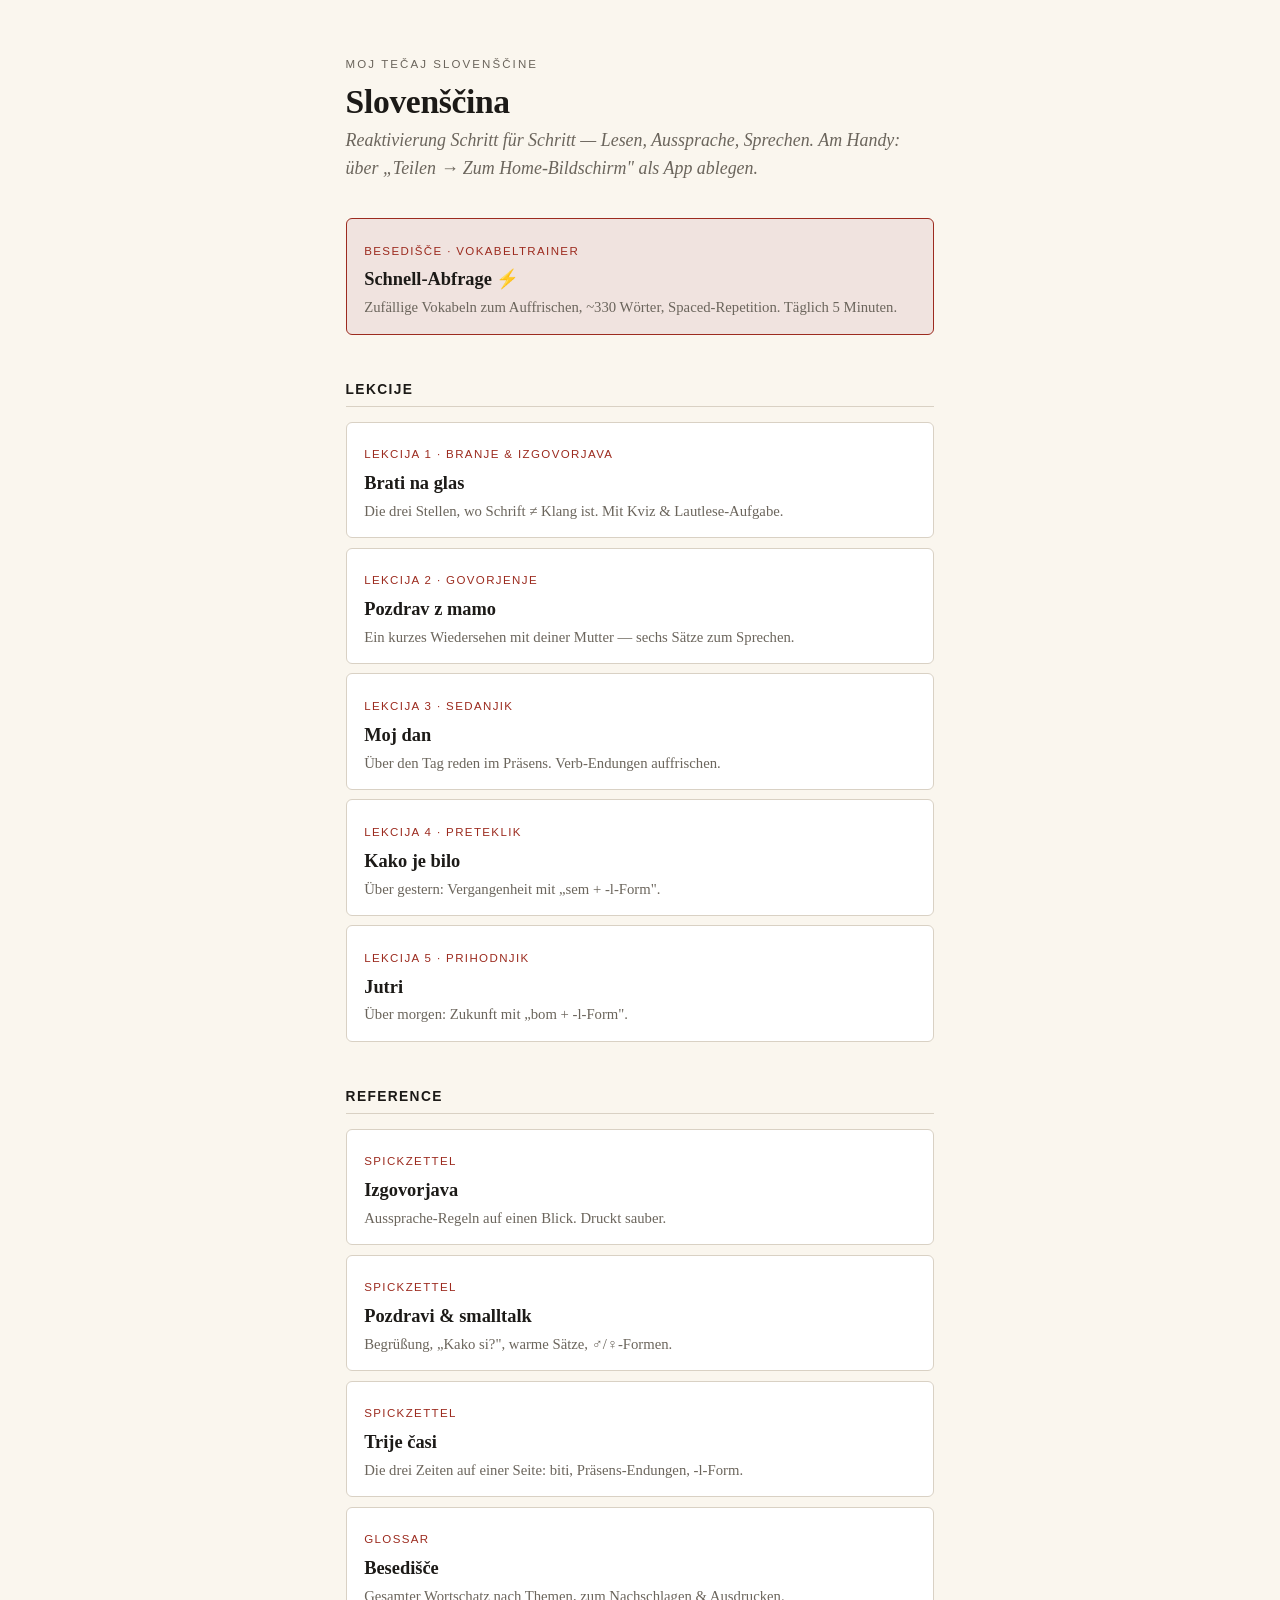
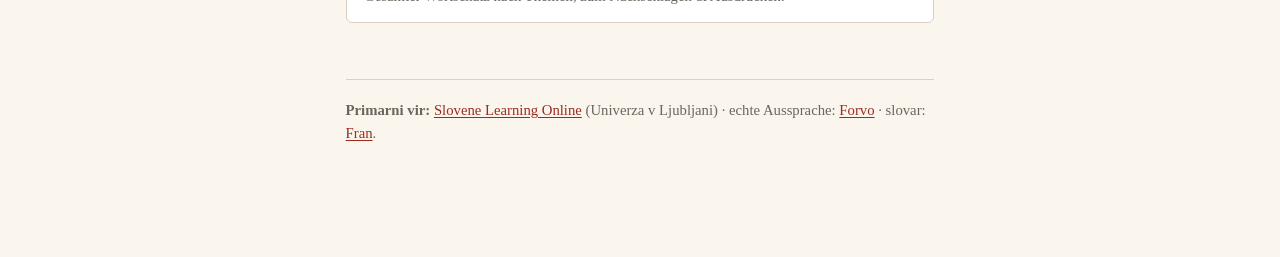
<file: index.html>
<!DOCTYPE html>
<html lang="de">
<head>
<meta charset="utf-8">
<meta name="viewport" content="width=device-width, initial-scale=1">
<meta name="apple-mobile-web-app-capable" content="yes">
<meta name="apple-mobile-web-app-title" content="Slovenščina">
<meta name="theme-color" content="#faf6ee">
<title>Slovenščina — moj tečaj</title>
<link rel="stylesheet" href="assets/teach.css">
<style>
  .toc { list-style: none; padding: 0; margin: 0; }
  .toc li { margin: 0; }
  .toc a {
    display: block; background: #fff; border: 1px solid var(--rule);
    border-radius: 6px; padding: 0.9rem 1.1rem; margin: 0.6rem 0;
    text-decoration: none; color: var(--ink);
  }
  .toc a:hover { border-color: var(--accent); }
  .toc .num { font-family: var(--sans); font-size: 0.72rem; letter-spacing: 0.12em;
    text-transform: uppercase; color: var(--accent); }
  .toc .ttl { font-size: 1.15rem; font-weight: 600; margin: 0.15rem 0; }
  .toc .sub { font-size: 0.92rem; color: var(--muted); }
</style>
</head>
<body>
<p class="eyebrow">Moj tečaj slovenščine</p>
<h1>Slovenščina</h1>
<p class="lede">Reaktivierung Schritt für Schritt — Lesen, Aussprache, Sprechen. Am Handy: über „Teilen → Zum Home-Bildschirm" als App ablegen.</p>

<ul class="toc">
  <li><a href="vocab.html" style="border-color:var(--accent); background:var(--accent-soft);">
    <span class="num">Besedišče · Vokabeltrainer</span>
    <div class="ttl">Schnell-Abfrage ⚡</div>
    <div class="sub">Zufällige Vokabeln zum Auffrischen, ~330 Wörter, Spaced-Repetition. Täglich 5 Minuten.</div>
  </a></li>
</ul>

<h2>Lekcije</h2>
<ul class="toc">
  <li><a href="lessons/0001-brati-na-glas.html">
    <span class="num">Lekcija 1 · Branje &amp; izgovorjava</span>
    <div class="ttl">Brati na glas</div>
    <div class="sub">Die drei Stellen, wo Schrift ≠ Klang ist. Mit Kviz &amp; Lautlese-Aufgabe.</div>
  </a></li>
  <li><a href="lessons/0002-pozdrav-z-mamo.html">
    <span class="num">Lekcija 2 · Govorjenje</span>
    <div class="ttl">Pozdrav z mamo</div>
    <div class="sub">Ein kurzes Wiedersehen mit deiner Mutter — sechs Sätze zum Sprechen.</div>
  </a></li>
  <li><a href="lessons/0003-moj-dan-sedanjik.html">
    <span class="num">Lekcija 3 · Sedanjik</span>
    <div class="ttl">Moj dan</div>
    <div class="sub">Über den Tag reden im Präsens. Verb-Endungen auffrischen.</div>
  </a></li>
  <li><a href="lessons/0004-kako-je-bilo-preteklik.html">
    <span class="num">Lekcija 4 · Preteklik</span>
    <div class="ttl">Kako je bilo</div>
    <div class="sub">Über gestern: Vergangenheit mit „sem + -l-Form".</div>
  </a></li>
  <li><a href="lessons/0005-jutri-prihodnjik.html">
    <span class="num">Lekcija 5 · Prihodnjik</span>
    <div class="ttl">Jutri</div>
    <div class="sub">Über morgen: Zukunft mit „bom + -l-Form".</div>
  </a></li>
</ul>

<h2>Reference</h2>
<ul class="toc">
  <li><a href="reference/0001-izgovorjava.html">
    <span class="num">Spickzettel</span>
    <div class="ttl">Izgovorjava</div>
    <div class="sub">Aussprache-Regeln auf einen Blick. Druckt sauber.</div>
  </a></li>
  <li><a href="reference/0002-pozdravi.html">
    <span class="num">Spickzettel</span>
    <div class="ttl">Pozdravi &amp; smalltalk</div>
    <div class="sub">Begrüßung, „Kako si?", warme Sätze, ♂/♀-Formen.</div>
  </a></li>
  <li><a href="reference/0003-trije-casi.html">
    <span class="num">Spickzettel</span>
    <div class="ttl">Trije časi</div>
    <div class="sub">Die drei Zeiten auf einer Seite: biti, Präsens-Endungen, -l-Form.</div>
  </a></li>
  <li><a href="reference/0004-besedisce.html">
    <span class="num">Glossar</span>
    <div class="ttl">Besedišče</div>
    <div class="sub">Gesamter Wortschatz nach Themen, zum Nachschlagen & Ausdrucken.</div>
  </a></li>
</ul>

<div class="footer">
<p><strong>Primarni vir:</strong> <a href="https://www.slonline.si/">Slovene Learning Online</a> (Univerza v Ljubljani) ·
echte Aussprache: <a href="https://forvo.com/languages/sl/">Forvo</a> ·
slovar: <a href="https://fran.si/">Fran</a>.</p>
</div>
</body>
</html>
</file>
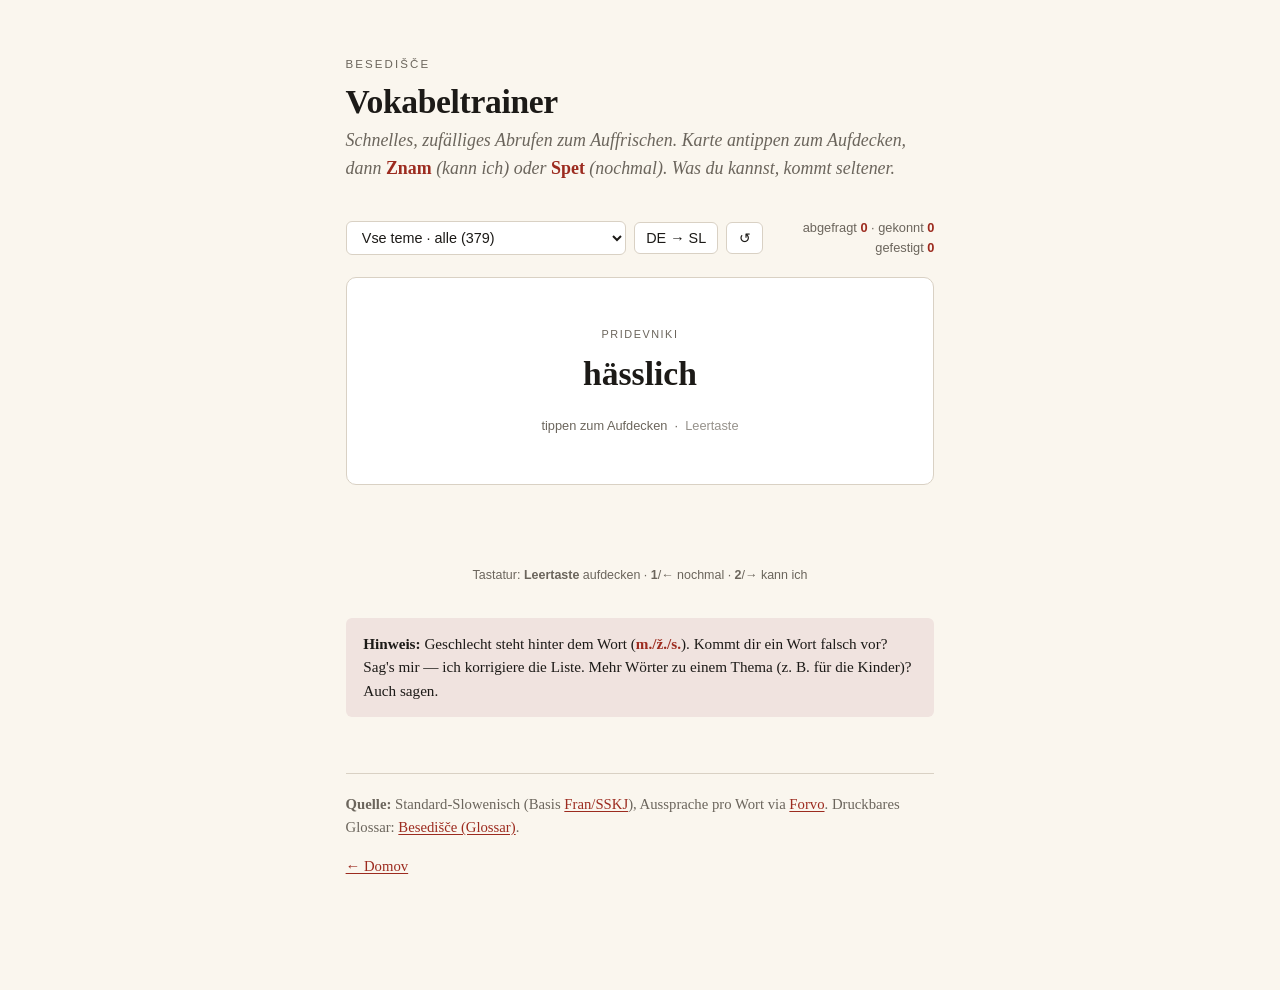
<file: vocab.html>
<!DOCTYPE html>
<html lang="de">
<head>
<meta charset="utf-8">
<meta name="viewport" content="width=device-width, initial-scale=1">
<meta name="apple-mobile-web-app-capable" content="yes">
<meta name="apple-mobile-web-app-title" content="Besede">
<meta name="theme-color" content="#faf6ee">
<title>Besedišče — Vokabeltrainer</title>
<link rel="stylesheet" href="assets/teach.css">
<style>
  .bar { display:flex; flex-wrap:wrap; gap:0.5rem; align-items:center; margin:1.2rem 0; }
  .bar select, .bar button.ctl {
    font-family:var(--sans); font-size:0.9rem; padding:0.45rem 0.7rem;
    border:1px solid var(--rule); border-radius:6px; background:#fff; color:var(--ink); cursor:pointer;
  }
  .stats { font-family:var(--sans); font-size:0.8rem; color:var(--muted); margin-left:auto; text-align:right; }
  .stats b { color:var(--accent); }
  #card {
    background:#fff; border:1px solid var(--rule); border-radius:10px;
    min-height:13rem; display:flex; flex-direction:column; align-items:center; justify-content:center;
    text-align:center; padding:2rem 1.2rem; cursor:pointer; user-select:none; margin:0.5rem 0 1rem;
  }
  #themeLabel { font-family:var(--sans); font-size:0.68rem; letter-spacing:0.14em; text-transform:uppercase; color:var(--muted); margin-bottom:0.8rem; }
  #prompt { font-size:2.1rem; font-weight:600; line-height:1.15; }
  .ans { margin-top:1.1rem; padding-top:1.1rem; border-top:1px solid var(--rule); width:100%; display:none; }
  #card.show .ans { display:block; }
  #answer { font-size:1.9rem; font-weight:600; color:var(--accent); }
  #gender { font-family:var(--sans); font-size:0.95rem; color:var(--muted); margin-left:0.4rem; }
  #forvo { display:inline-block; margin-top:0.6rem; font-family:var(--sans); font-size:0.85rem; }
  #revealHint { font-family:var(--sans); font-size:0.8rem; color:var(--muted); margin-top:1.4rem; }
  #buttons { display:flex; gap:0.8rem; }
  #buttons button {
    flex:1; font-family:var(--sans); font-size:1.05rem; font-weight:600; padding:0.9rem;
    border-radius:8px; border:1px solid var(--rule); cursor:pointer;
  }
  #again { background:var(--accent-soft); border-color:var(--accent); color:var(--accent); }
  #know  { background:var(--good-soft);  border-color:var(--good);   color:var(--good); }
  .hint { font-family:var(--sans); font-size:0.78rem; color:var(--muted); text-align:center; margin-top:0.9rem; }
</style>
</head>
<body>
<p class="eyebrow">Besedišče</p>
<h1>Vokabeltrainer</h1>
<p class="lede">Schnelles, zufälliges Abrufen zum Auffrischen. Karte antippen zum Aufdecken, dann <span class="sl">Znam</span> (kann ich) oder <span class="sl">Spet</span> (nochmal). Was du kannst, kommt seltener.</p>

<div class="bar">
  <select id="theme" aria-label="Thema"></select>
  <button class="ctl" id="dirBtn" title="Richtung umschalten">DE → SL</button>
  <button class="ctl" id="reset" title="Fortschritt zurücksetzen">↺</button>
  <span class="stats">abgefragt <b id="seen">0</b> · gekonnt <b id="known">0</b><br>gefestigt <b id="mastered">0</b></span>
</div>

<div id="card">
  <div id="themeLabel"></div>
  <div id="prompt"></div>
  <div class="ans">
    <span id="answer"></span><span id="gender"></span>
    <div><a id="forvo" href="#" target="_blank" rel="noopener">🔊 poslušaj (Forvo)</a></div>
  </div>
  <div id="revealHint">tippen zum Aufdecken &nbsp;·&nbsp; <span style="opacity:.7">Leertaste</span></div>
</div>

<div id="buttons" style="visibility:hidden">
  <button id="again">Spet · nochmal</button>
  <button id="know">Znam · kann ich</button>
</div>
<p class="hint">Tastatur: <b>Leertaste</b> aufdecken · <b>1</b>/← nochmal · <b>2</b>/→ kann ich</p>

<div class="ask" style="margin-top:2rem">
<strong>Hinweis:</strong> Geschlecht steht hinter dem Wort (<span class="sl">m./ž./s.</span>). Kommt dir ein Wort falsch vor? Sag's mir — ich korrigiere die Liste. Mehr Wörter zu einem Thema (z. B. für die Kinder)? Auch sagen.
</div>

<div class="footer">
<p><strong>Quelle:</strong> Standard-Slowenisch (Basis <a href="https://fran.si/">Fran/SSKJ</a>), Aussprache pro Wort via <a href="https://forvo.com/languages/sl/">Forvo</a>. Druckbares Glossar: <a href="reference/0004-besedisce.html">Besedišče (Glossar)</a>.</p>
<p><a href="index.html">← Domov</a></p>
</div>

<script src="assets/vocab-data.js"></script>
<script src="assets/vocab.js"></script>
</body>
</html>
</file>
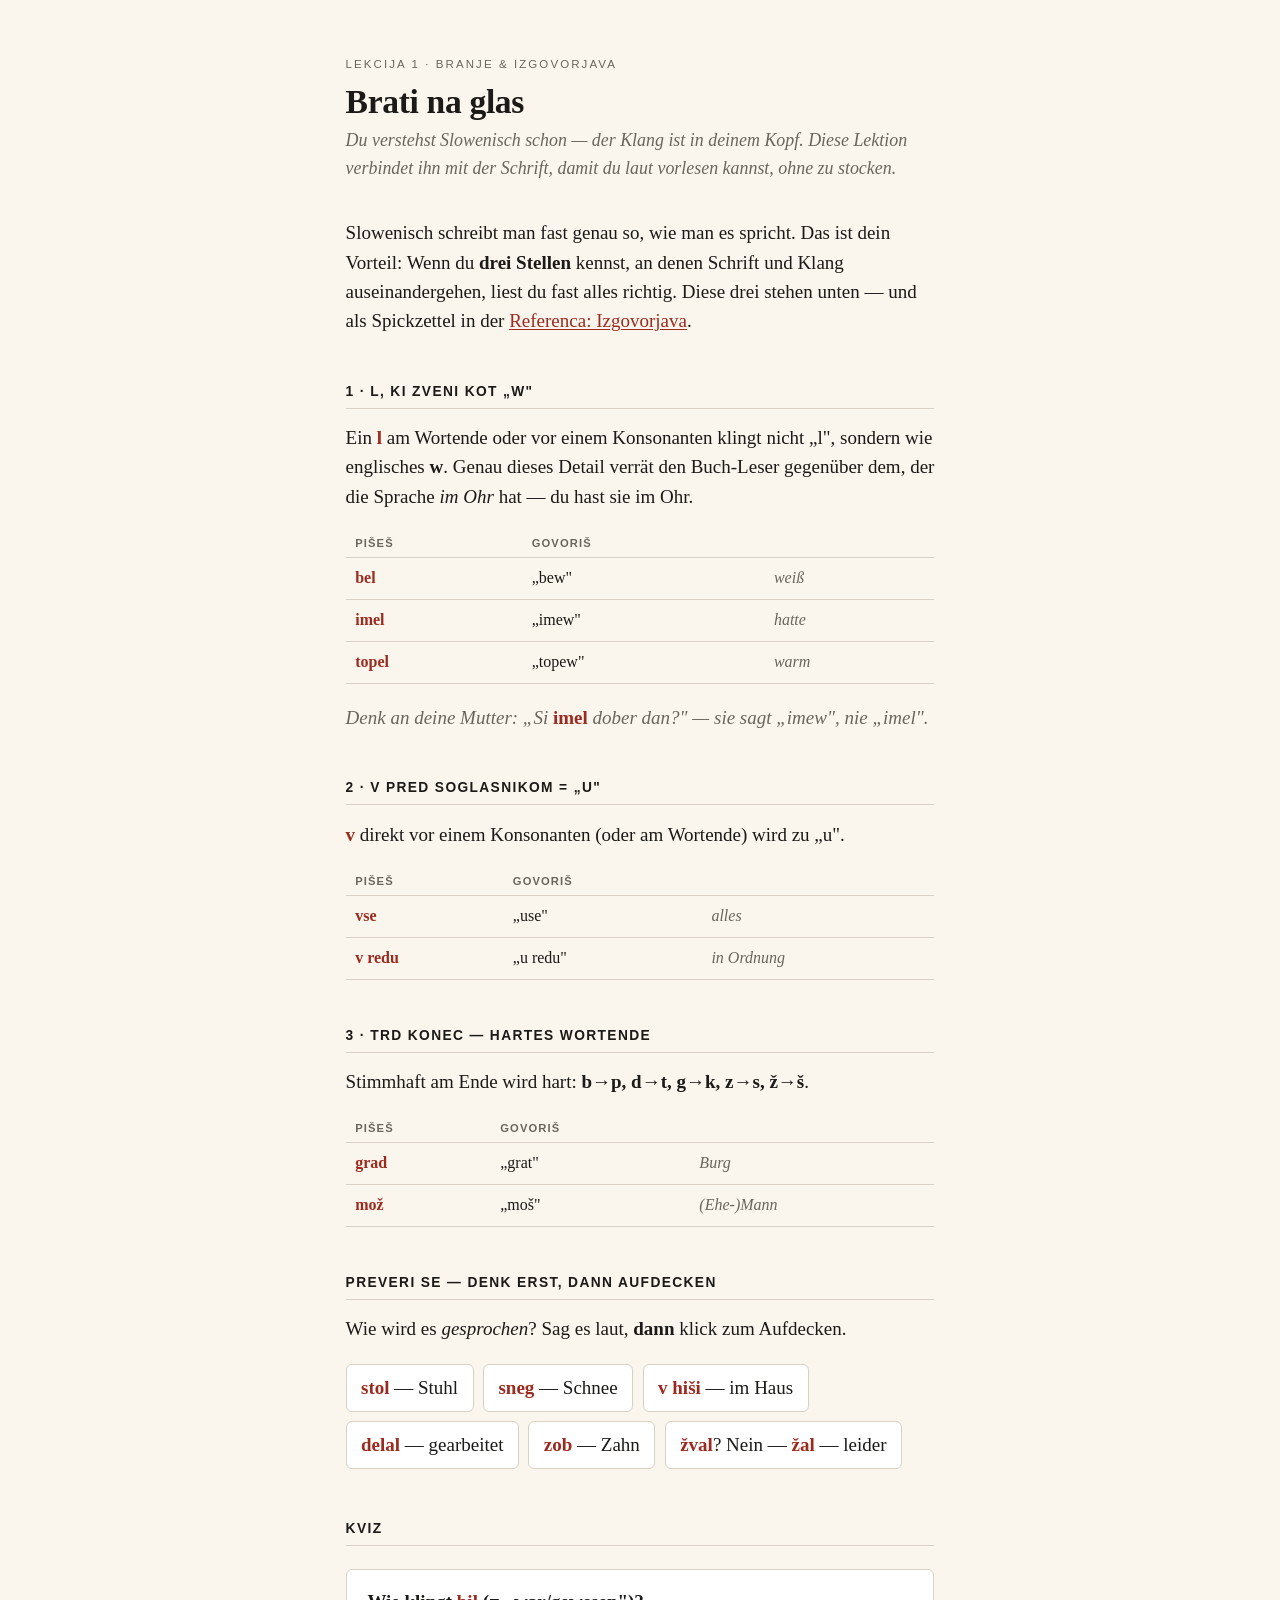
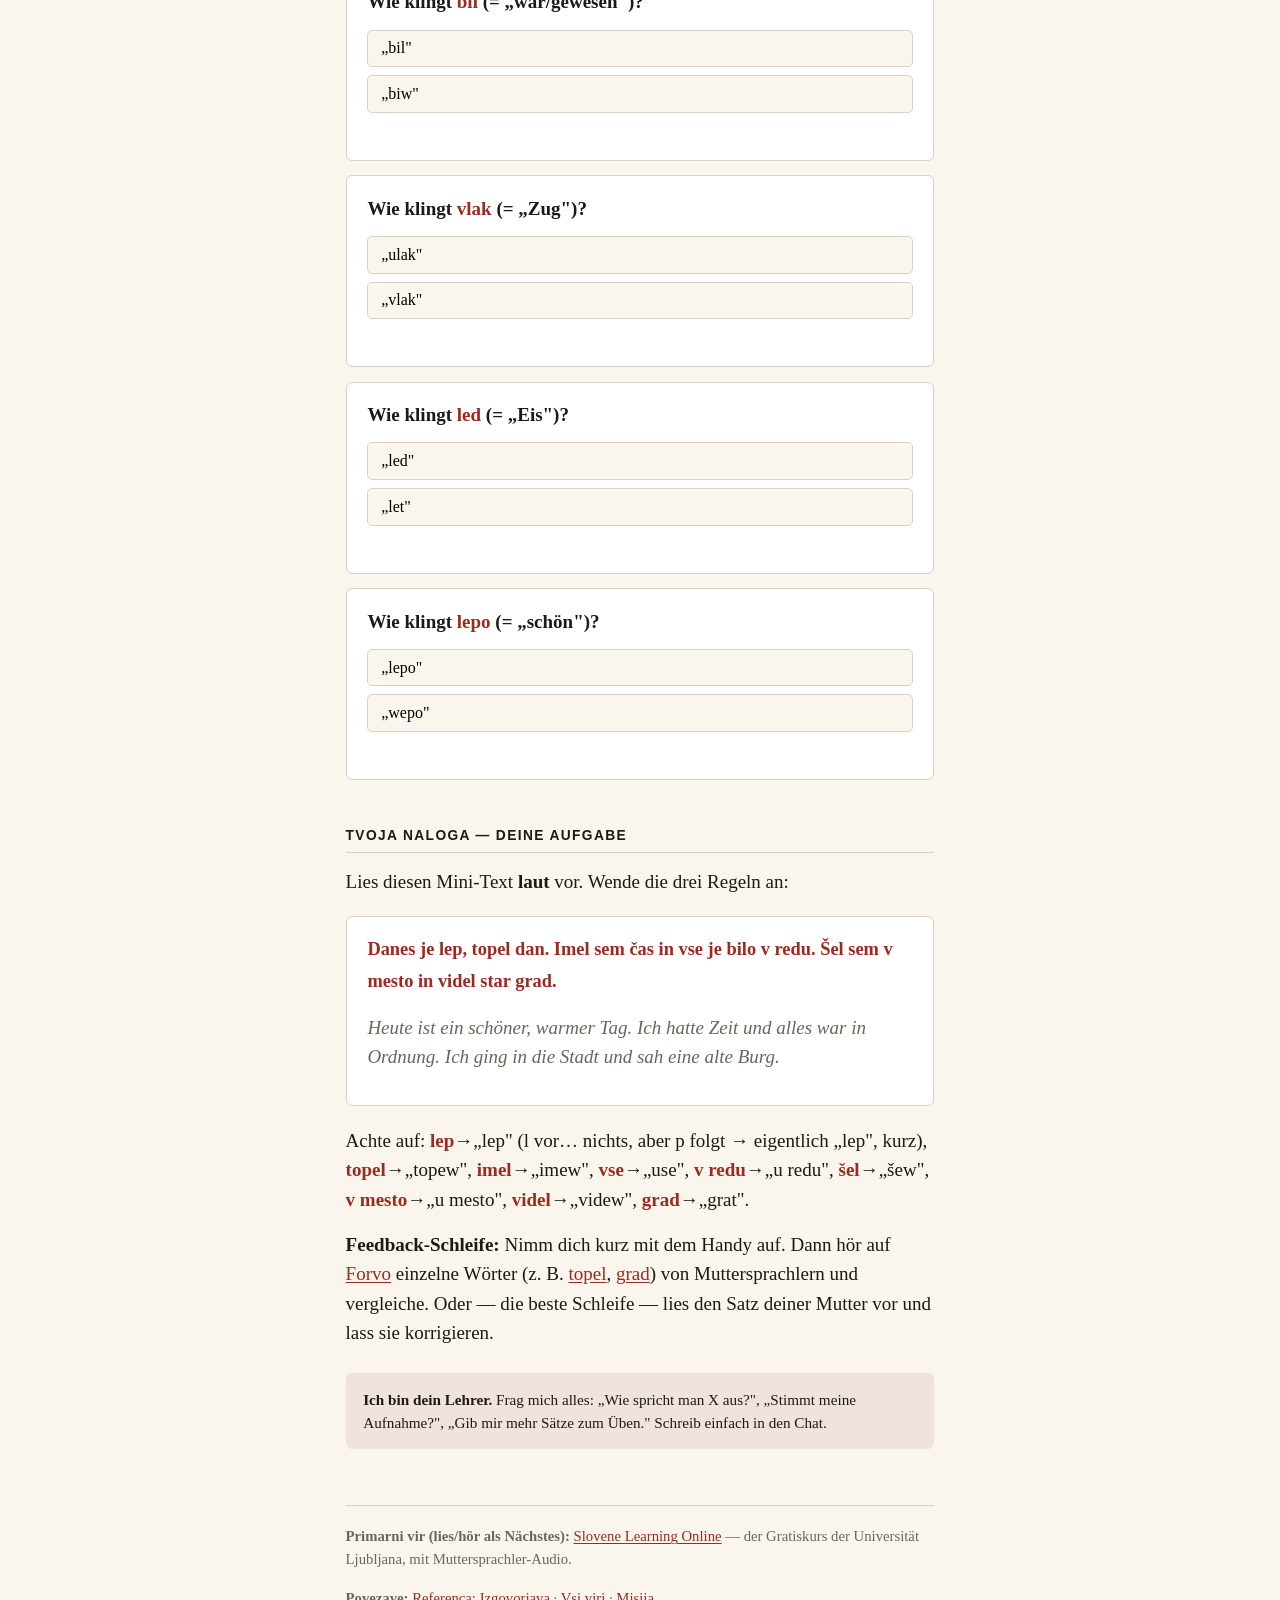
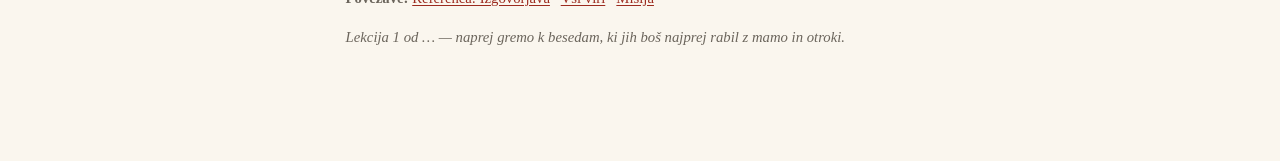
<file: lessons/0001-brati-na-glas.html>
<!DOCTYPE html>
<html lang="de">
<head>
<meta charset="utf-8">
<meta name="viewport" content="width=device-width, initial-scale=1">
<title>Lekcija 1 — Brati na glas</title>
<link rel="stylesheet" href="../assets/teach.css">
</head>
<body>
<p class="eyebrow">Lekcija 1 · Branje &amp; izgovorjava</p>
<h1>Brati na glas</h1>
<p class="lede">Du <em>verstehst</em> Slowenisch schon — der Klang ist in deinem Kopf. Diese Lektion verbindet ihn mit der Schrift, damit du laut vorlesen kannst, ohne zu stocken.</p>

<p>Slowenisch schreibt man fast genau so, wie man es spricht. Das ist dein Vorteil: Wenn du <strong>drei Stellen</strong> kennst, an denen Schrift und Klang auseinandergehen, liest du fast alles richtig. Diese drei stehen unten — und als Spickzettel in der <a href="../reference/0001-izgovorjava.html">Referenca: Izgovorjava</a>.</p>

<h2>1 · l, ki zveni kot „w"</h2>
<p>Ein <span class="sl">l</span> am Wortende oder vor einem Konsonanten klingt nicht „l", sondern wie englisches <strong>w</strong>. Genau dieses Detail verrät den Buch-Leser gegenüber dem, der die Sprache <em>im Ohr</em> hat — du hast sie im Ohr.</p>
<table class="sound">
<tr><th>Pišeš</th><th>Govoriš</th><th></th></tr>
<tr><td>bel</td><td>„bew"</td><td><span class="gloss">weiß</span></td></tr>
<tr><td>imel</td><td>„imew"</td><td><span class="gloss">hatte</span></td></tr>
<tr><td>topel</td><td>„topew"</td><td><span class="gloss">warm</span></td></tr>
</table>
<p class="gloss">Denk an deine Mutter: „Si <span class="sl">imel</span> dober dan?" — sie sagt „imew", nie „imel".</p>

<h2>2 · v pred soglasnikom = „u"</h2>
<p><span class="sl">v</span> direkt vor einem Konsonanten (oder am Wortende) wird zu „u".</p>
<table class="sound">
<tr><th>Pišeš</th><th>Govoriš</th><th></th></tr>
<tr><td>vse</td><td>„use"</td><td><span class="gloss">alles</span></td></tr>
<tr><td>v redu</td><td>„u redu"</td><td><span class="gloss">in Ordnung</span></td></tr>
</table>

<h2>3 · trd konec — hartes Wortende</h2>
<p>Stimmhaft am Ende wird hart: <strong>b→p, d→t, g→k, z→s, ž→š</strong>.</p>
<table class="sound">
<tr><th>Pišeš</th><th>Govoriš</th><th></th></tr>
<tr><td>grad</td><td>„grat"</td><td><span class="gloss">Burg</span></td></tr>
<tr><td>mož</td><td>„moš"</td><td><span class="gloss">(Ehe-)Mann</span></td></tr>
</table>

<h2>Preveri se — denk erst, dann aufdecken</h2>
<p>Wie wird es <em>gesprochen</em>? Sag es laut, <strong>dann</strong> klick zum Aufdecken.</p>
<p>
<span class="flip"><span class="front"><span class="sl">stol</span> — Stuhl</span><span class="back">„stow"</span></span>
<span class="flip"><span class="front"><span class="sl">sneg</span> — Schnee</span><span class="back">„snek"</span></span>
<span class="flip"><span class="front"><span class="sl">v hiši</span> — im Haus</span><span class="back">„u hiši"</span></span>
<span class="flip"><span class="front"><span class="sl">delal</span> — gearbeitet</span><span class="back">„delaw"</span></span>
<span class="flip"><span class="front"><span class="sl">zob</span> — Zahn</span><span class="back">„zop"</span></span>
<span class="flip"><span class="front"><span class="sl">žval</span>? Nein — <span class="sl">žal</span> — leider</span><span class="back">„žaw"</span></span>
</p>

<h2>Kviz</h2>
<div class="quiz">
  <div class="q" data-answer="1">
    <div class="prompt">Wie klingt <span class="sl">bil</span> (= „war/gewesen")?</div>
    <div class="opts">
      <button class="opt">„bil"</button>
      <button class="opt">„biw"</button>
    </div>
    <div class="fb" data-correct="l am Wortende → w." data-wrong="l am Wortende wird zu w: „biw"."></div>
  </div>
  <div class="q" data-answer="0">
    <div class="prompt">Wie klingt <span class="sl">vlak</span> (= „Zug")?</div>
    <div class="opts">
      <button class="opt">„ulak"</button>
      <button class="opt">„vlak"</button>
    </div>
    <div class="fb" data-correct="v vor Konsonant → u: „ulak"." data-wrong="v steht vor l (Konsonant), also „ulak"."></div>
  </div>
  <div class="q" data-answer="1">
    <div class="prompt">Wie klingt <span class="sl">led</span> (= „Eis")?</div>
    <div class="opts">
      <button class="opt">„led"</button>
      <button class="opt">„let"</button>
    </div>
    <div class="fb" data-correct="d am Wortende → t: „let"." data-wrong="Auslautverhärtung: d→t, also „let"."></div>
  </div>
  <div class="q" data-answer="0">
    <div class="prompt">Wie klingt <span class="sl">lepo</span> (= „schön")?</div>
    <div class="opts">
      <button class="opt">„lepo"</button>
      <button class="opt">„wepo"</button>
    </div>
    <div class="fb" data-correct="l VOR Vokal bleibt l. Die Regel gilt nur am Ende / vor Konsonant." data-wrong="Achtung: l vor Vokal bleibt l → „lepo"."></div>
  </div>
</div>

<h2>Tvoja naloga — deine Aufgabe</h2>
<p>Lies diesen Mini-Text <strong>laut</strong> vor. Wende die drei Regeln an:</p>
<div class="card">
<p style="font-size:1.15rem;line-height:1.7">
<span class="sl">Danes je lep, topel dan. Imel sem čas in vse je bilo v redu.
Šel sem v mesto in videl star grad.</span>
</p>
<p class="gloss">Heute ist ein schöner, warmer Tag. Ich hatte Zeit und alles war in Ordnung. Ich ging in die Stadt und sah eine alte Burg.</p>
</div>
<p>Achte auf: <span class="sl">lep</span>→„lep" (l vor… nichts, aber p folgt → eigentlich „lep", kurz), <span class="sl">topel</span>→„topew", <span class="sl">imel</span>→„imew", <span class="sl">vse</span>→„use", <span class="sl">v redu</span>→„u redu", <span class="sl">šel</span>→„šew", <span class="sl">v mesto</span>→„u mesto", <span class="sl">videl</span>→„videw", <span class="sl">grad</span>→„grat".</p>
<p><strong>Feedback-Schleife:</strong> Nimm dich kurz mit dem Handy auf. Dann hör auf <a href="https://forvo.com/languages/sl/">Forvo</a> einzelne Wörter (z. B. <a href="https://forvo.com/word/topel/#sl">topel</a>, <a href="https://forvo.com/word/grad/#sl">grad</a>) von Muttersprachlern und vergleiche. Oder — die beste Schleife — lies den Satz deiner Mutter vor und lass sie korrigieren.</p>

<div class="ask">
<strong>Ich bin dein Lehrer.</strong> Frag mich alles: „Wie spricht man X aus?", „Stimmt meine Aufnahme?", „Gib mir mehr Sätze zum Üben." Schreib einfach in den Chat.
</div>

<div class="footer">
<p><strong>Primarni vir (lies/hör als Nächstes):</strong> <a href="https://www.slonline.si/">Slovene Learning Online</a> — der Gratiskurs der Universität Ljubljana, mit Muttersprachler-Audio.</p>
<p><strong>Povezave:</strong> <a href="../reference/0001-izgovorjava.html">Referenca: Izgovorjava</a> · <a href="../RESOURCES.md">Vsi viri</a> · <a href="../MISSION.md">Misija</a></p>
<p class="gloss">Lekcija 1 od … — naprej gremo k besedam, ki jih boš najprej rabil z mamo in otroki.</p>
</div>

<script src="../assets/quiz.js"></script>
</body>
</html>
</file>
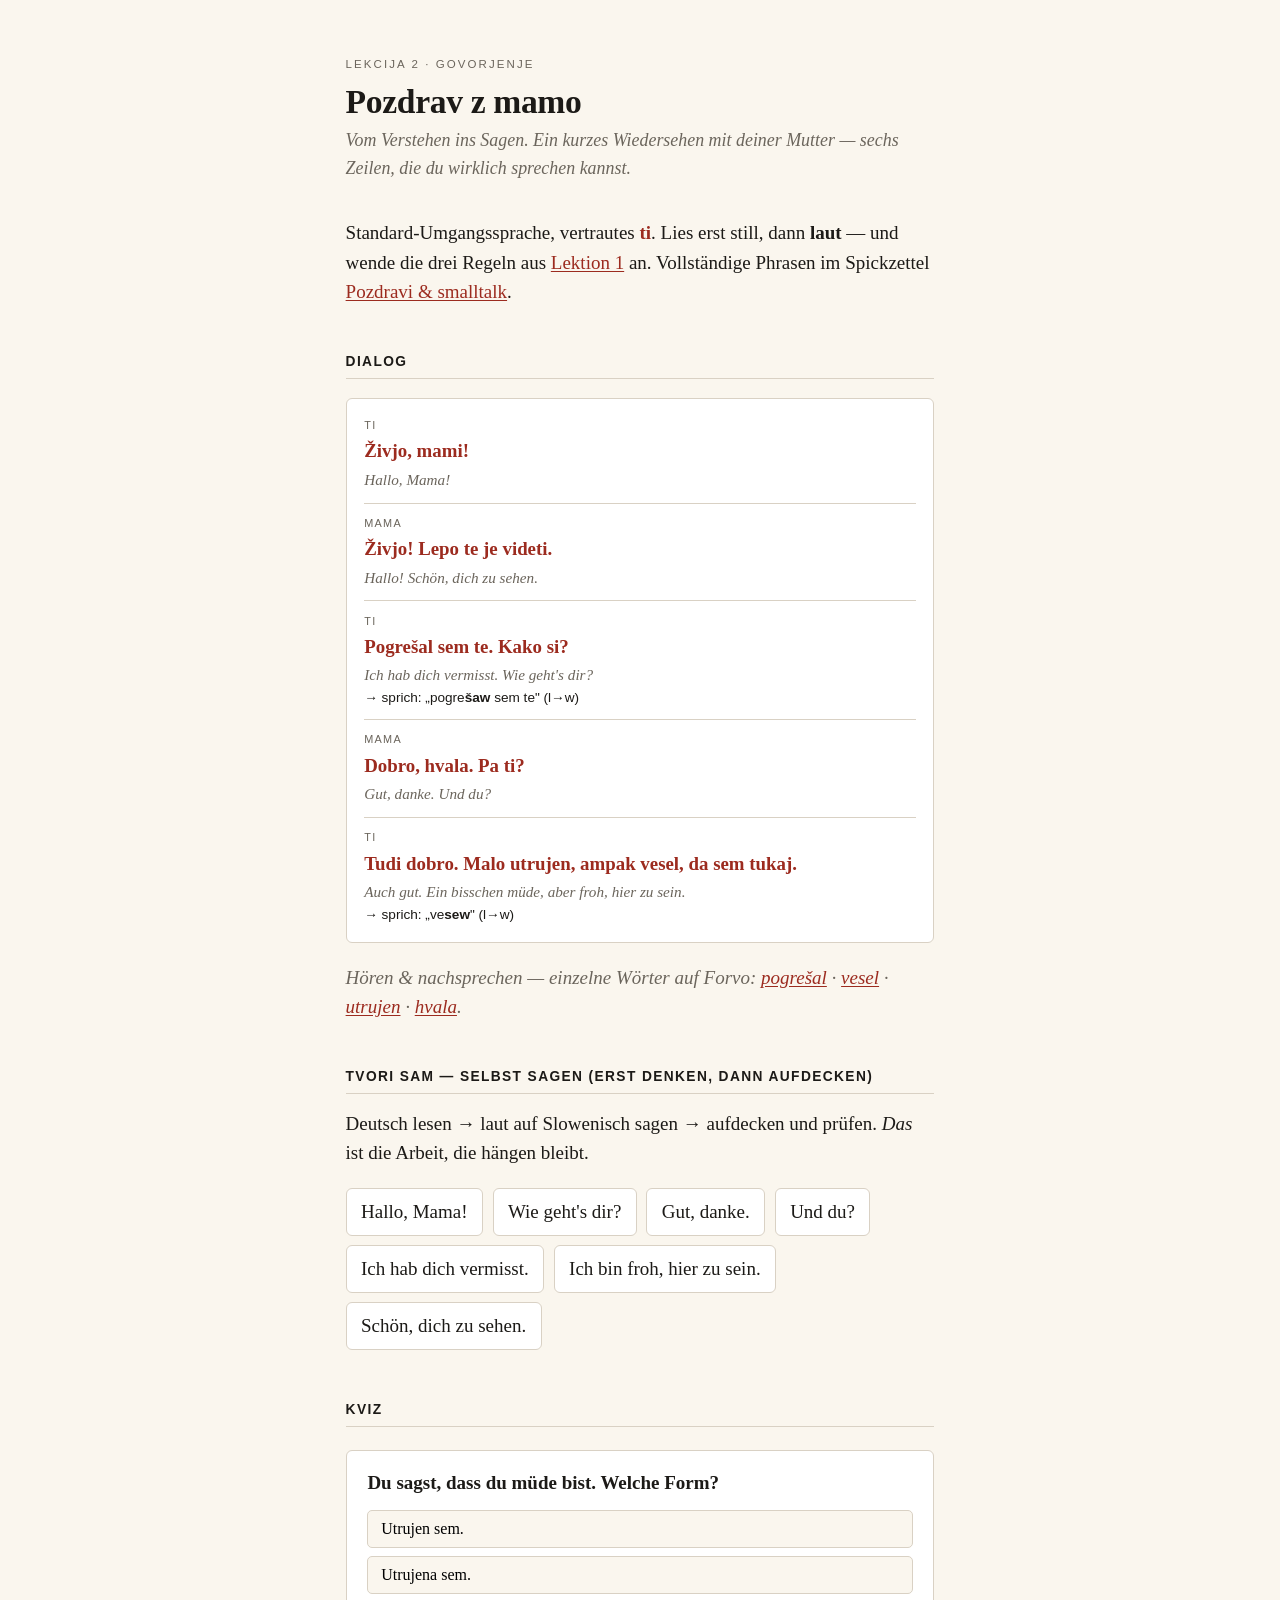
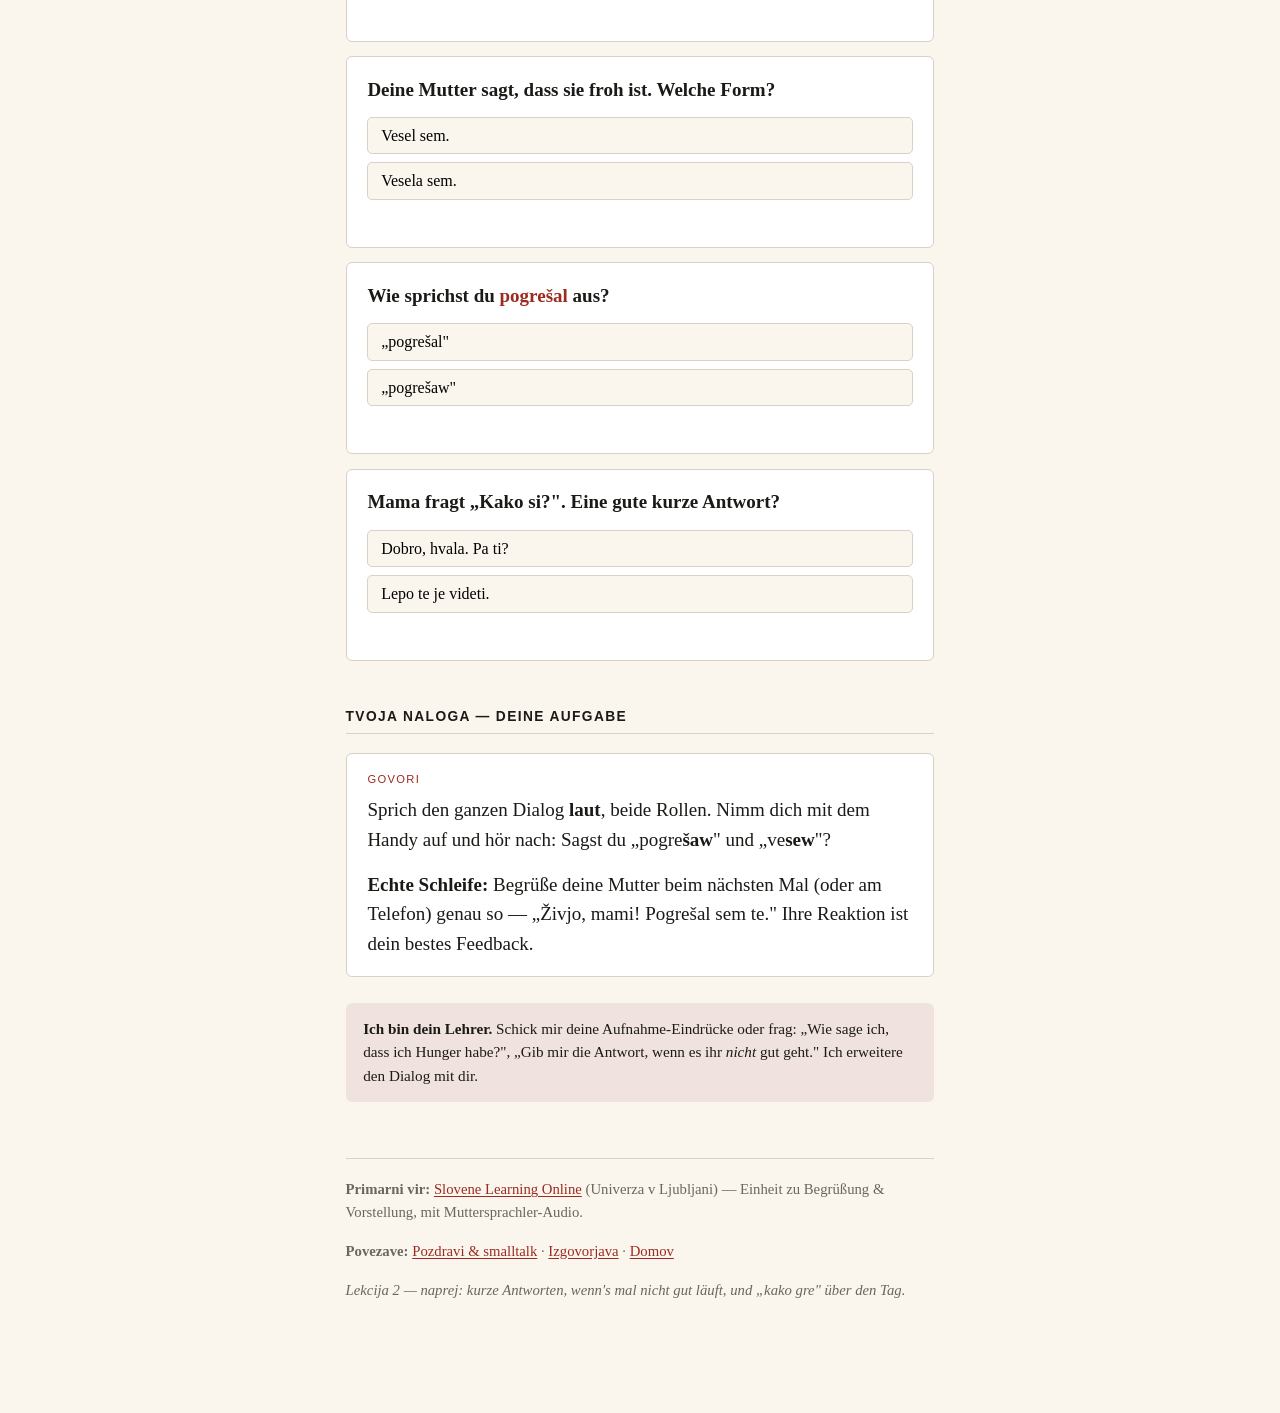
<file: lessons/0002-pozdrav-z-mamo.html>
<!DOCTYPE html>
<html lang="de">
<head>
<meta charset="utf-8">
<meta name="viewport" content="width=device-width, initial-scale=1">
<title>Lekcija 2 — Pozdrav z mamo</title>
<link rel="stylesheet" href="../assets/teach.css">
</head>
<body>
<p class="eyebrow">Lekcija 2 · Govorjenje</p>
<h1>Pozdrav z mamo</h1>
<p class="lede">Vom Verstehen ins Sagen. Ein kurzes Wiedersehen mit deiner Mutter — sechs Zeilen, die du wirklich sprechen kannst.</p>

<p>Standard-Umgangssprache, vertrautes <span class="sl">ti</span>. Lies erst still, dann <strong>laut</strong> — und wende die drei Regeln aus <a href="../reference/0001-izgovorjava.html">Lektion 1</a> an. Vollständige Phrasen im Spickzettel <a href="../reference/0002-pozdravi.html">Pozdravi &amp; smalltalk</a>.</p>

<h2>Dialog</h2>
<div class="dlg">
  <div class="turn">
    <div class="who">Ti</div>
    <div class="line">Živjo, mami!</div>
    <div class="de">Hallo, Mama!</div>
  </div>
  <div class="turn">
    <div class="who">Mama</div>
    <div class="line">Živjo! Lepo te je videti.</div>
    <div class="de">Hallo! Schön, dich zu sehen.</div>
  </div>
  <div class="turn">
    <div class="who">Ti</div>
    <div class="line">Pogrešal sem te. Kako si?</div>
    <div class="de">Ich hab dich vermisst. Wie geht's dir?</div>
    <div class="say">→ sprich: „pogre<strong>šaw</strong> sem te" (l→w)</div>
  </div>
  <div class="turn">
    <div class="who">Mama</div>
    <div class="line">Dobro, hvala. Pa ti?</div>
    <div class="de">Gut, danke. Und du?</div>
  </div>
  <div class="turn">
    <div class="who">Ti</div>
    <div class="line">Tudi dobro. Malo utrujen, ampak vesel, da sem tukaj.</div>
    <div class="de">Auch gut. Ein bisschen müde, aber froh, hier zu sein.</div>
    <div class="say">→ sprich: „ve<strong>sew</strong>" (l→w)</div>
  </div>
</div>
<p class="gloss">Hören & nachsprechen — einzelne Wörter auf Forvo:
<a href="https://forvo.com/word/pogre%C5%A1al/#sl">pogrešal</a> ·
<a href="https://forvo.com/word/vesel/#sl">vesel</a> ·
<a href="https://forvo.com/word/utrujen/#sl">utrujen</a> ·
<a href="https://forvo.com/word/hvala/#sl">hvala</a>.</p>

<h2>Tvori sam — selbst sagen (erst denken, dann aufdecken)</h2>
<p>Deutsch lesen → laut auf Slowenisch sagen → aufdecken und prüfen. <em>Das</em> ist die Arbeit, die hängen bleibt.</p>
<p>
<span class="flip"><span class="front">Hallo, Mama!</span><span class="back">Živjo, mami!</span></span>
<span class="flip"><span class="front">Wie geht's dir?</span><span class="back">Kako si?</span></span>
<span class="flip"><span class="front">Gut, danke.</span><span class="back">Dobro, hvala.</span></span>
<span class="flip"><span class="front">Und du?</span><span class="back">Pa ti?</span></span>
<span class="flip"><span class="front">Ich hab dich vermisst.</span><span class="back">Pogrešal sem te.</span></span>
<span class="flip"><span class="front">Ich bin froh, hier zu sein.</span><span class="back">Vesel sem, da sem tukaj.</span></span>
<span class="flip"><span class="front">Schön, dich zu sehen.</span><span class="back">Lepo te je videti.</span></span>
</p>

<h2>Kviz</h2>
<div class="quiz">
  <div class="q" data-answer="0">
    <div class="prompt"><strong>Du</strong> sagst, dass du müde bist. Welche Form?</div>
    <div class="opts">
      <button class="opt">Utrujen sem.</button>
      <button class="opt">Utrujena sem.</button>
    </div>
    <div class="fb" data-correct="Über dich selbst → männliche Form: utrujen." data-wrong="Über dich → männlich: „utrujen sem". -a wäre weiblich (deine Mutter)."></div>
  </div>
  <div class="q" data-answer="1">
    <div class="prompt">Deine <strong>Mutter</strong> sagt, dass sie froh ist. Welche Form?</div>
    <div class="opts">
      <button class="opt">Vesel sem.</button>
      <button class="opt">Vesela sem.</button>
    </div>
    <div class="fb" data-correct="Sie (♀) → vesela. Du (♂) würdest „vesel" sagen." data-wrong="Deine Mutter ist ♀ → „vesela sem"."></div>
  </div>
  <div class="q" data-answer="1">
    <div class="prompt">Wie sprichst du <span class="sl">pogrešal</span> aus?</div>
    <div class="opts">
      <button class="opt">„pogrešal"</button>
      <button class="opt">„pogrešaw"</button>
    </div>
    <div class="fb" data-correct="l am Wortende → w. Regel aus Lektion 1." data-wrong="l am Ende wird zu w: „pogrešaw"."></div>
  </div>
  <div class="q" data-answer="0">
    <div class="prompt">Mama fragt „Kako si?". Eine gute kurze Antwort?</div>
    <div class="opts">
      <button class="opt">Dobro, hvala. Pa ti?</button>
      <button class="opt">Lepo te je videti.</button>
    </div>
    <div class="fb" data-correct="Auf „Kako si?" antwortet man mit Befinden + Rückfrage." data-wrong="„Lepo te je videti" ist eine Begrüßung, keine Antwort auf „Kako si?"."></div>
  </div>
</div>

<h2>Tvoja naloga — deine Aufgabe</h2>
<div class="card">
<span class="tag">Govori</span>
<p>Sprich den ganzen Dialog <strong>laut</strong>, beide Rollen. Nimm dich mit dem Handy auf und hör nach: Sagst du „pogre<strong>šaw</strong>" und „ve<strong>sew</strong>"?</p>
<p style="margin-bottom:0"><strong>Echte Schleife:</strong> Begrüße deine Mutter beim nächsten Mal (oder am Telefon) genau so — „Živjo, mami! Pogrešal sem te." Ihre Reaktion ist dein bestes Feedback.</p>
</div>

<div class="ask">
<strong>Ich bin dein Lehrer.</strong> Schick mir deine Aufnahme-Eindrücke oder frag: „Wie sage ich, dass ich Hunger habe?", „Gib mir die Antwort, wenn es ihr <em>nicht</em> gut geht." Ich erweitere den Dialog mit dir.
</div>

<div class="footer">
<p><strong>Primarni vir:</strong> <a href="https://www.slonline.si/">Slovene Learning Online</a> (Univerza v Ljubljani) — Einheit zu Begrüßung & Vorstellung, mit Muttersprachler-Audio.</p>
<p><strong>Povezave:</strong> <a href="../reference/0002-pozdravi.html">Pozdravi &amp; smalltalk</a> · <a href="../reference/0001-izgovorjava.html">Izgovorjava</a> · <a href="../index.html">Domov</a></p>
<p class="gloss">Lekcija 2 — naprej: kurze Antworten, wenn's mal nicht gut läuft, und „kako gre" über den Tag.</p>
</div>

<script src="../assets/quiz.js"></script>
</body>
</html>
</file>
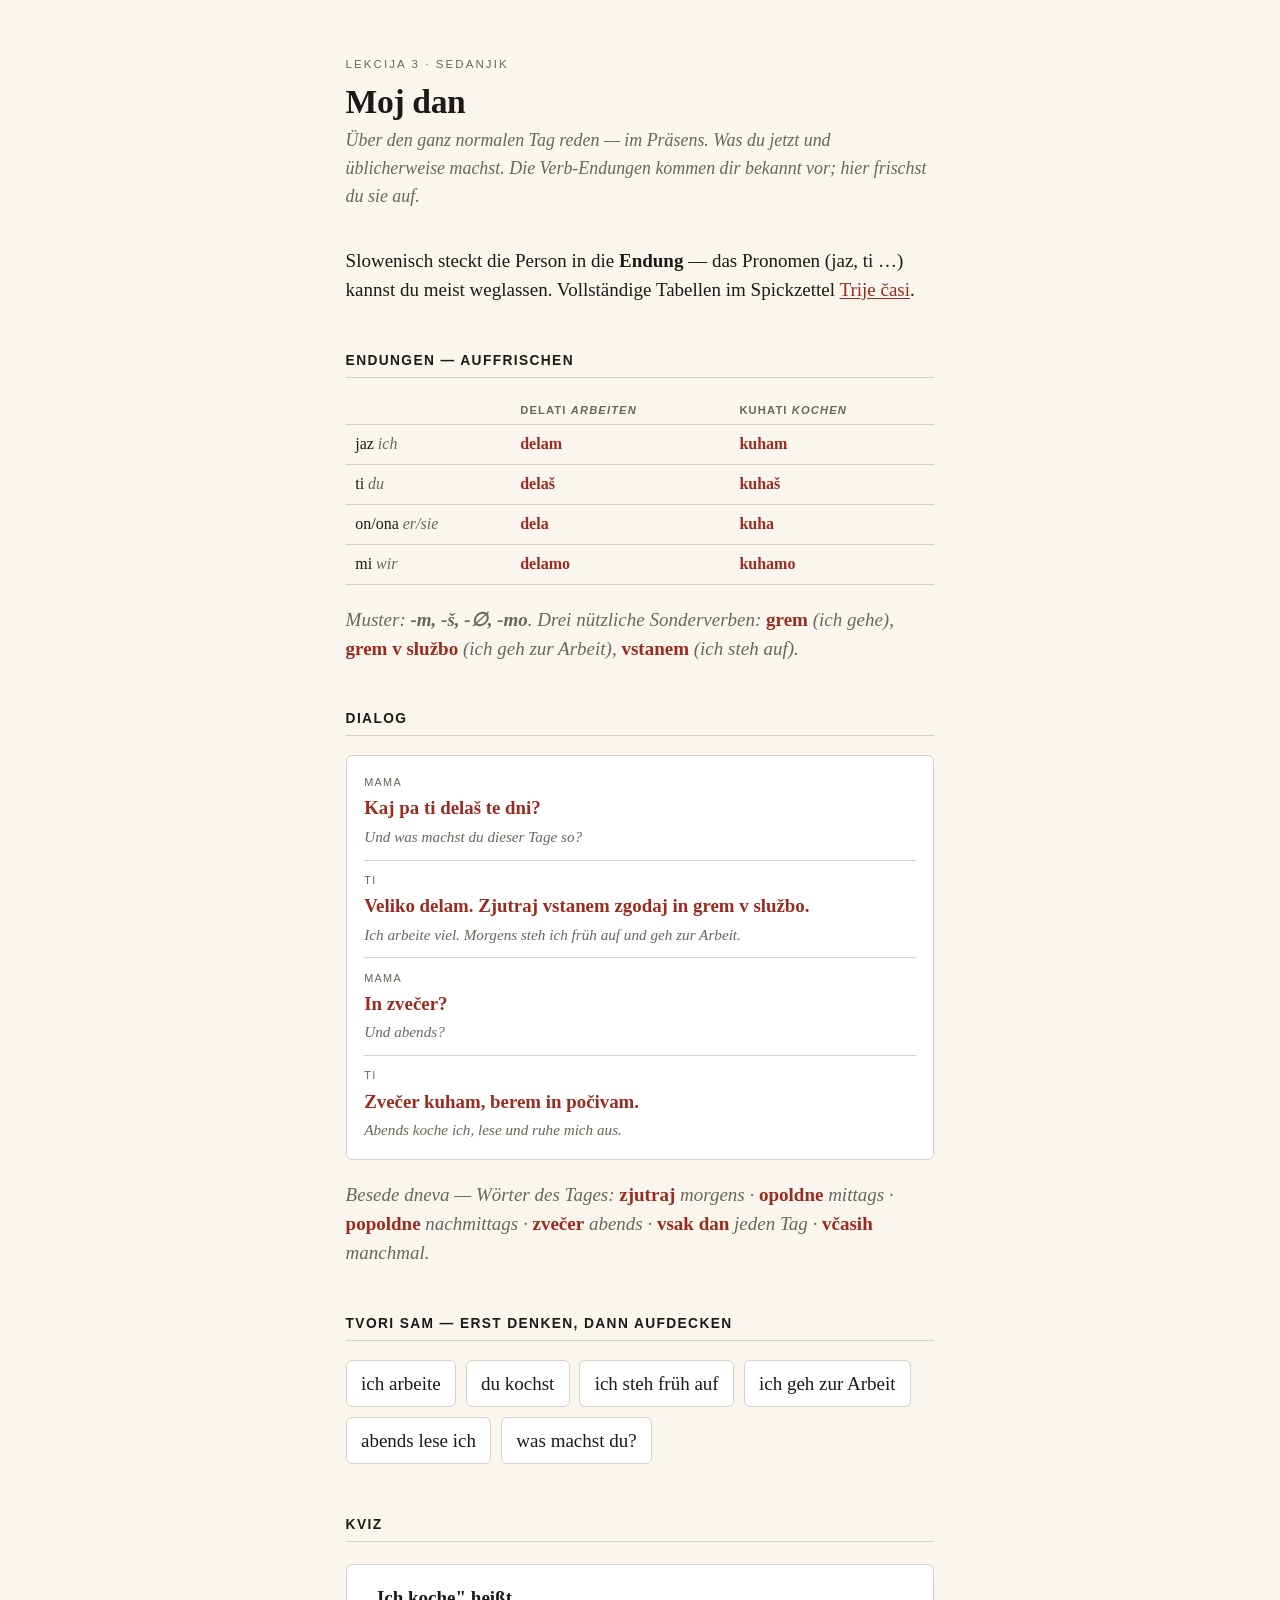
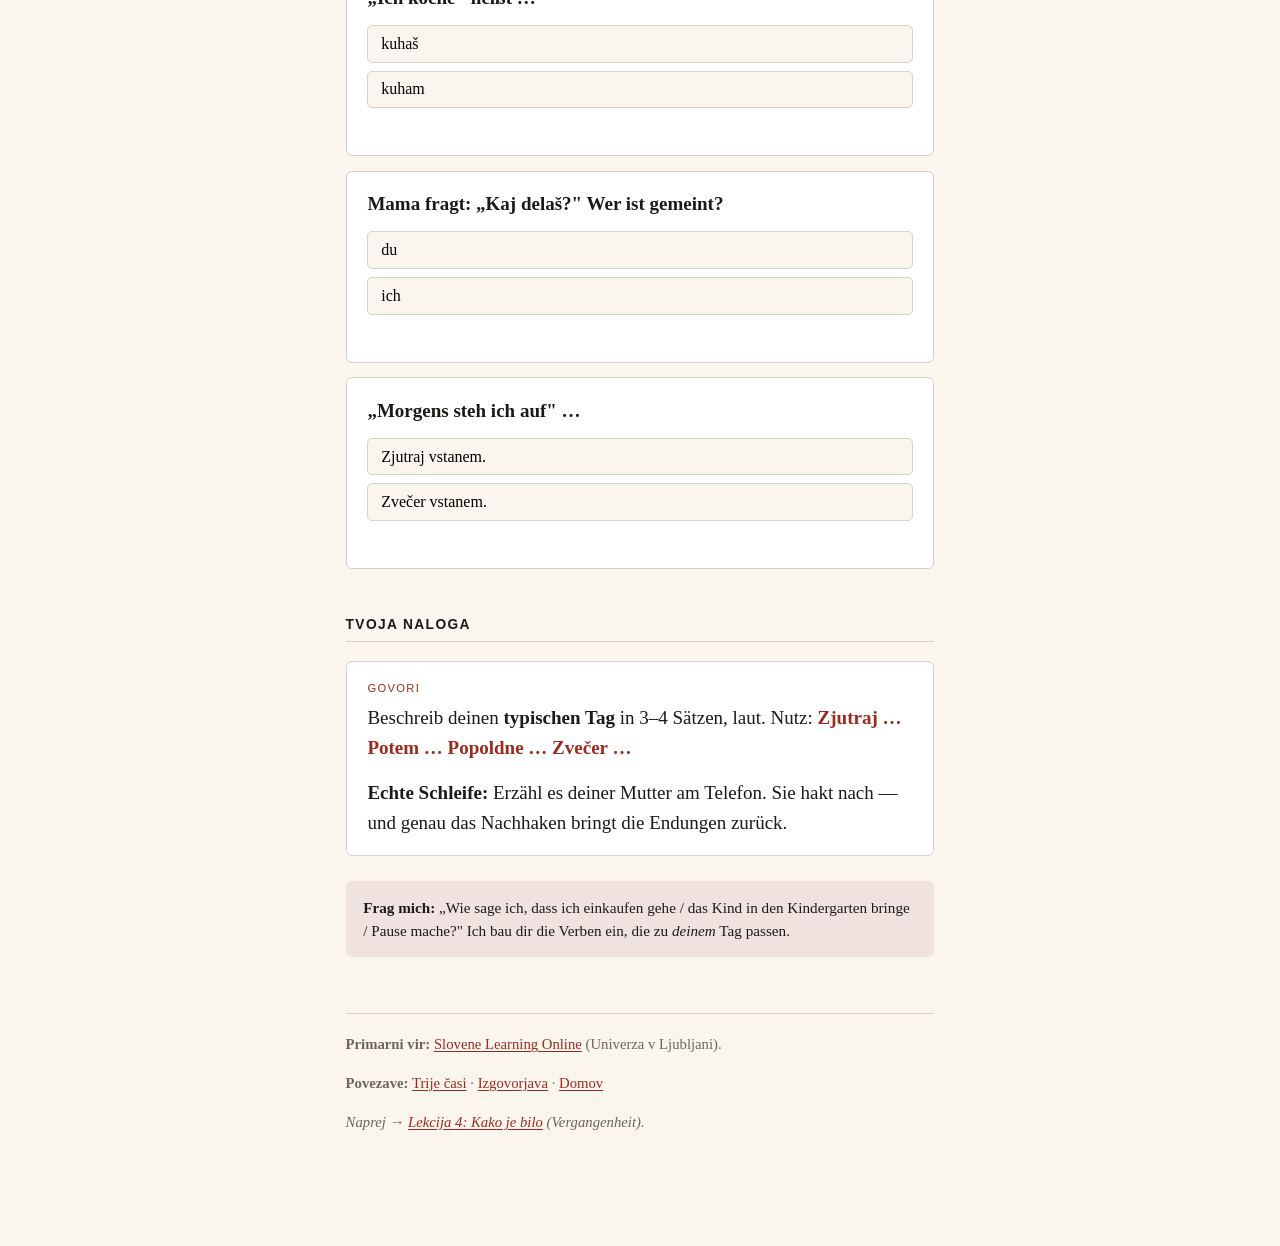
<file: lessons/0003-moj-dan-sedanjik.html>
<!DOCTYPE html>
<html lang="de">
<head>
<meta charset="utf-8">
<meta name="viewport" content="width=device-width, initial-scale=1">
<title>Lekcija 3 — Moj dan (sedanjik)</title>
<link rel="stylesheet" href="../assets/teach.css">
</head>
<body>
<p class="eyebrow">Lekcija 3 · Sedanjik</p>
<h1>Moj dan</h1>
<p class="lede">Über den ganz normalen Tag reden — im Präsens. Was du <em>jetzt</em> und <em>üblicherweise</em> machst. Die Verb-Endungen kommen dir bekannt vor; hier frischst du sie auf.</p>

<p>Slowenisch steckt die Person in die <strong>Endung</strong> — das Pronomen (jaz, ti …) kannst du meist weglassen. Vollständige Tabellen im Spickzettel <a href="../reference/0003-trije-casi.html">Trije časi</a>.</p>

<h2>Endungen — auffrischen</h2>
<table class="conj">
<tr><th></th><th>delati <span class="gloss">arbeiten</span></th><th>kuhati <span class="gloss">kochen</span></th></tr>
<tr><td>jaz <span class="gloss">ich</span></td><td class="sl">delam</td><td class="sl">kuham</td></tr>
<tr><td>ti <span class="gloss">du</span></td><td class="sl">delaš</td><td class="sl">kuhaš</td></tr>
<tr><td>on/ona <span class="gloss">er/sie</span></td><td class="sl">dela</td><td class="sl">kuha</td></tr>
<tr><td>mi <span class="gloss">wir</span></td><td class="sl">delamo</td><td class="sl">kuhamo</td></tr>
</table>
<p class="gloss">Muster: <strong>-m, -š, -∅, -mo</strong>. Drei nützliche Sonderverben: <span class="sl">grem</span> (ich gehe), <span class="sl">grem v službo</span> (ich geh zur Arbeit), <span class="sl">vstanem</span> (ich steh auf).</p>

<h2>Dialog</h2>
<div class="dlg">
  <div class="turn">
    <div class="who">Mama</div>
    <div class="line">Kaj pa ti delaš te dni?</div>
    <div class="de">Und was machst du dieser Tage so?</div>
  </div>
  <div class="turn">
    <div class="who">Ti</div>
    <div class="line">Veliko delam. Zjutraj vstanem zgodaj in grem v službo.</div>
    <div class="de">Ich arbeite viel. Morgens steh ich früh auf und geh zur Arbeit.</div>
  </div>
  <div class="turn">
    <div class="who">Mama</div>
    <div class="line">In zvečer?</div>
    <div class="de">Und abends?</div>
  </div>
  <div class="turn">
    <div class="who">Ti</div>
    <div class="line">Zvečer kuham, berem in počivam.</div>
    <div class="de">Abends koche ich, lese und ruhe mich aus.</div>
  </div>
</div>
<p class="gloss">Besede dneva — Wörter des Tages:
<span class="sl">zjutraj</span> morgens ·
<span class="sl">opoldne</span> mittags ·
<span class="sl">popoldne</span> nachmittags ·
<span class="sl">zvečer</span> abends ·
<span class="sl">vsak dan</span> jeden Tag ·
<span class="sl">včasih</span> manchmal.</p>

<h2>Tvori sam — erst denken, dann aufdecken</h2>
<p>
<span class="flip"><span class="front">ich arbeite</span><span class="back">delam</span></span>
<span class="flip"><span class="front">du kochst</span><span class="back">kuhaš</span></span>
<span class="flip"><span class="front">ich steh früh auf</span><span class="back">vstanem zgodaj</span></span>
<span class="flip"><span class="front">ich geh zur Arbeit</span><span class="back">grem v službo</span></span>
<span class="flip"><span class="front">abends lese ich</span><span class="back">zvečer berem</span></span>
<span class="flip"><span class="front">was machst du?</span><span class="back">kaj delaš?</span></span>
</p>

<h2>Kviz</h2>
<div class="quiz">
  <div class="q" data-answer="1">
    <div class="prompt">„Ich koche" heißt …</div>
    <div class="opts">
      <button class="opt">kuhaš</button>
      <button class="opt">kuham</button>
    </div>
    <div class="fb" data-correct="jaz-Endung ist -m: kuham." data-wrong="-m = ich (kuham). -š wäre „du"."></div>
  </div>
  <div class="q" data-answer="0">
    <div class="prompt">Mama fragt: „Kaj <strong>delaš</strong>?" Wer ist gemeint?</div>
    <div class="opts">
      <button class="opt">du</button>
      <button class="opt">ich</button>
    </div>
    <div class="fb" data-correct="-š = du. Die Person steckt in der Endung." data-wrong="-š ist die du-Endung."></div>
  </div>
  <div class="q" data-answer="0">
    <div class="prompt">„Morgens steh ich auf" …</div>
    <div class="opts">
      <button class="opt">Zjutraj vstanem.</button>
      <button class="opt">Zvečer vstanem.</button>
    </div>
    <div class="fb" data-correct="zjutraj = morgens." data-wrong="zvečer heißt abends. Morgens = zjutraj."></div>
  </div>
</div>

<h2>Tvoja naloga</h2>
<div class="card">
<span class="tag">Govori</span>
<p>Beschreib deinen <strong>typischen Tag</strong> in 3–4 Sätzen, laut. Nutz: <span class="sl">Zjutraj … Potem … Popoldne … Zvečer …</span></p>
<p style="margin-bottom:0"><strong>Echte Schleife:</strong> Erzähl es deiner Mutter am Telefon. Sie hakt nach — und genau das Nachhaken bringt die Endungen zurück.</p>
</div>

<div class="ask">
<strong>Frag mich:</strong> „Wie sage ich, dass ich einkaufen gehe / das Kind in den Kindergarten bringe / Pause mache?" Ich bau dir die Verben ein, die zu <em>deinem</em> Tag passen.
</div>

<div class="footer">
<p><strong>Primarni vir:</strong> <a href="https://www.slonline.si/">Slovene Learning Online</a> (Univerza v Ljubljani).</p>
<p><strong>Povezave:</strong> <a href="../reference/0003-trije-casi.html">Trije časi</a> · <a href="../reference/0001-izgovorjava.html">Izgovorjava</a> · <a href="../index.html">Domov</a></p>
<p class="gloss">Naprej → <a href="0004-kako-je-bilo-preteklik.html">Lekcija 4: Kako je bilo</a> (Vergangenheit).</p>
</div>

<script src="../assets/quiz.js"></script>
</body>
</html>
</file>
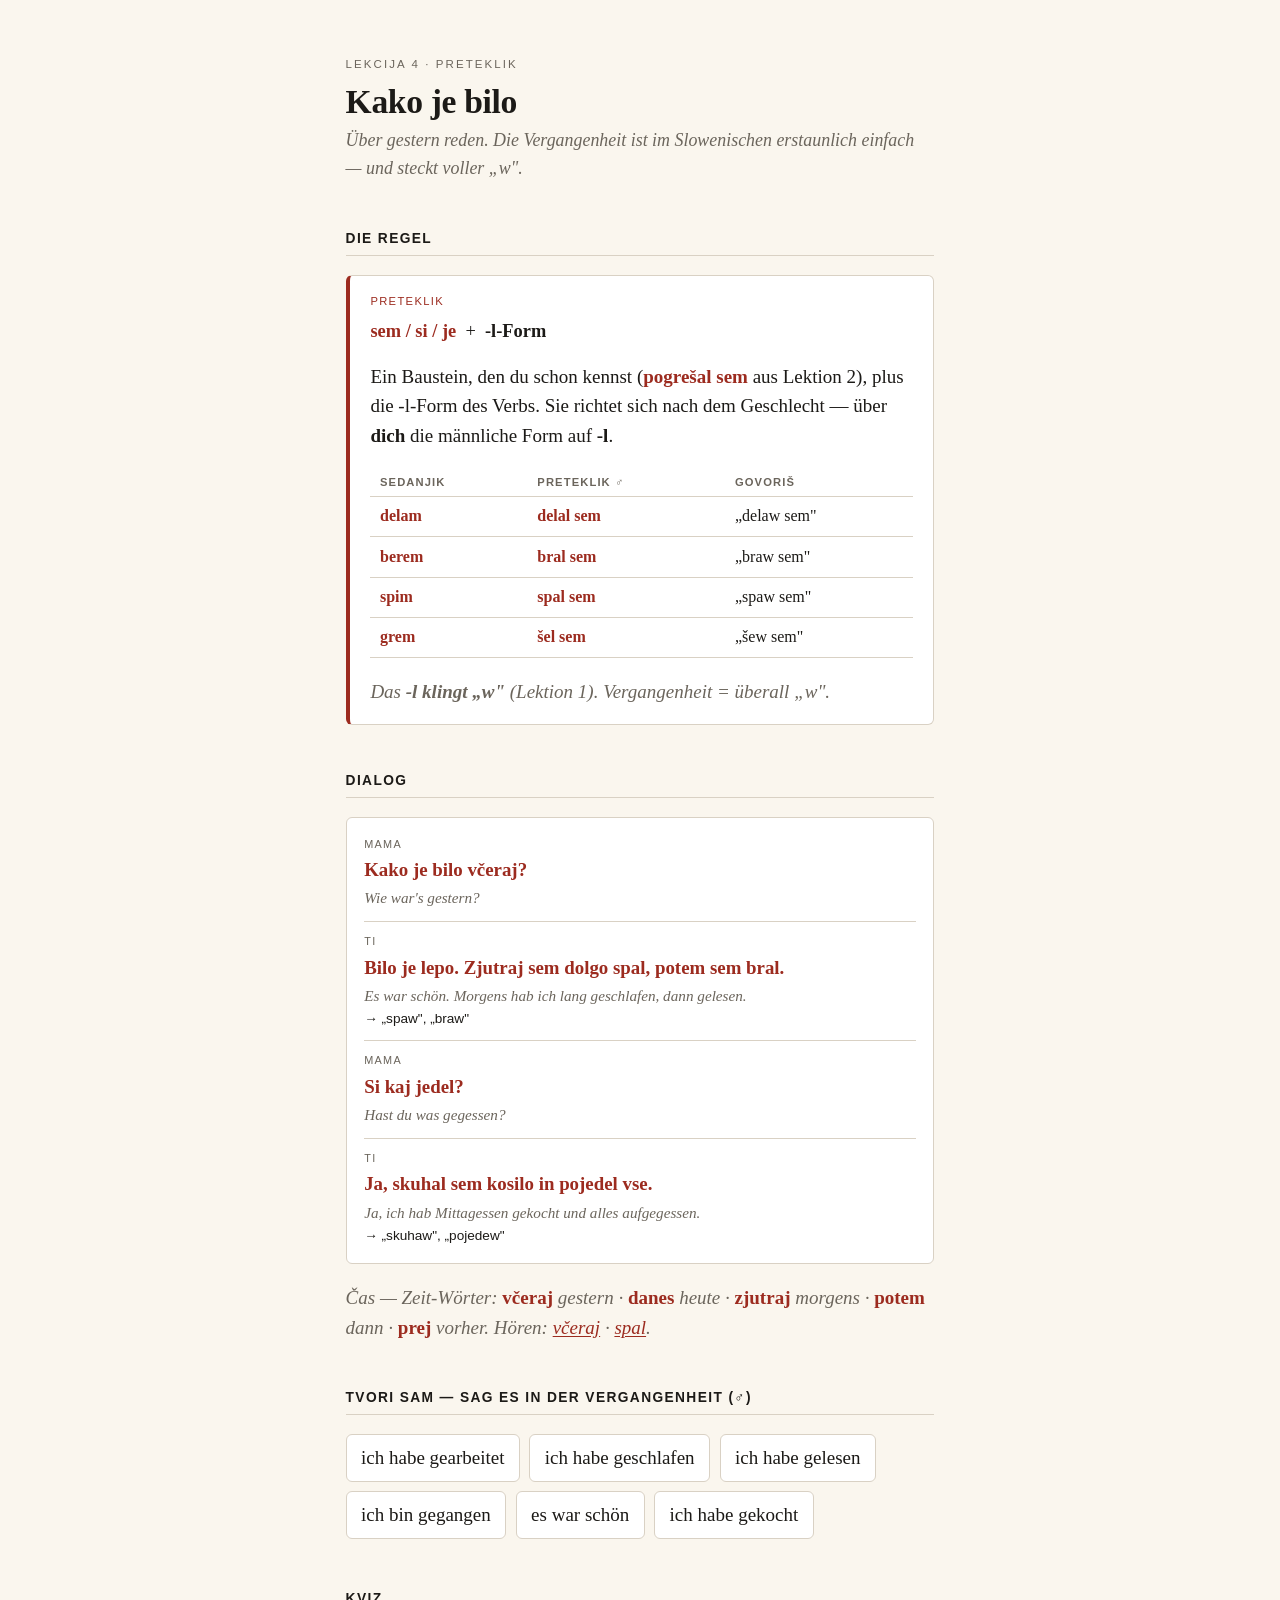
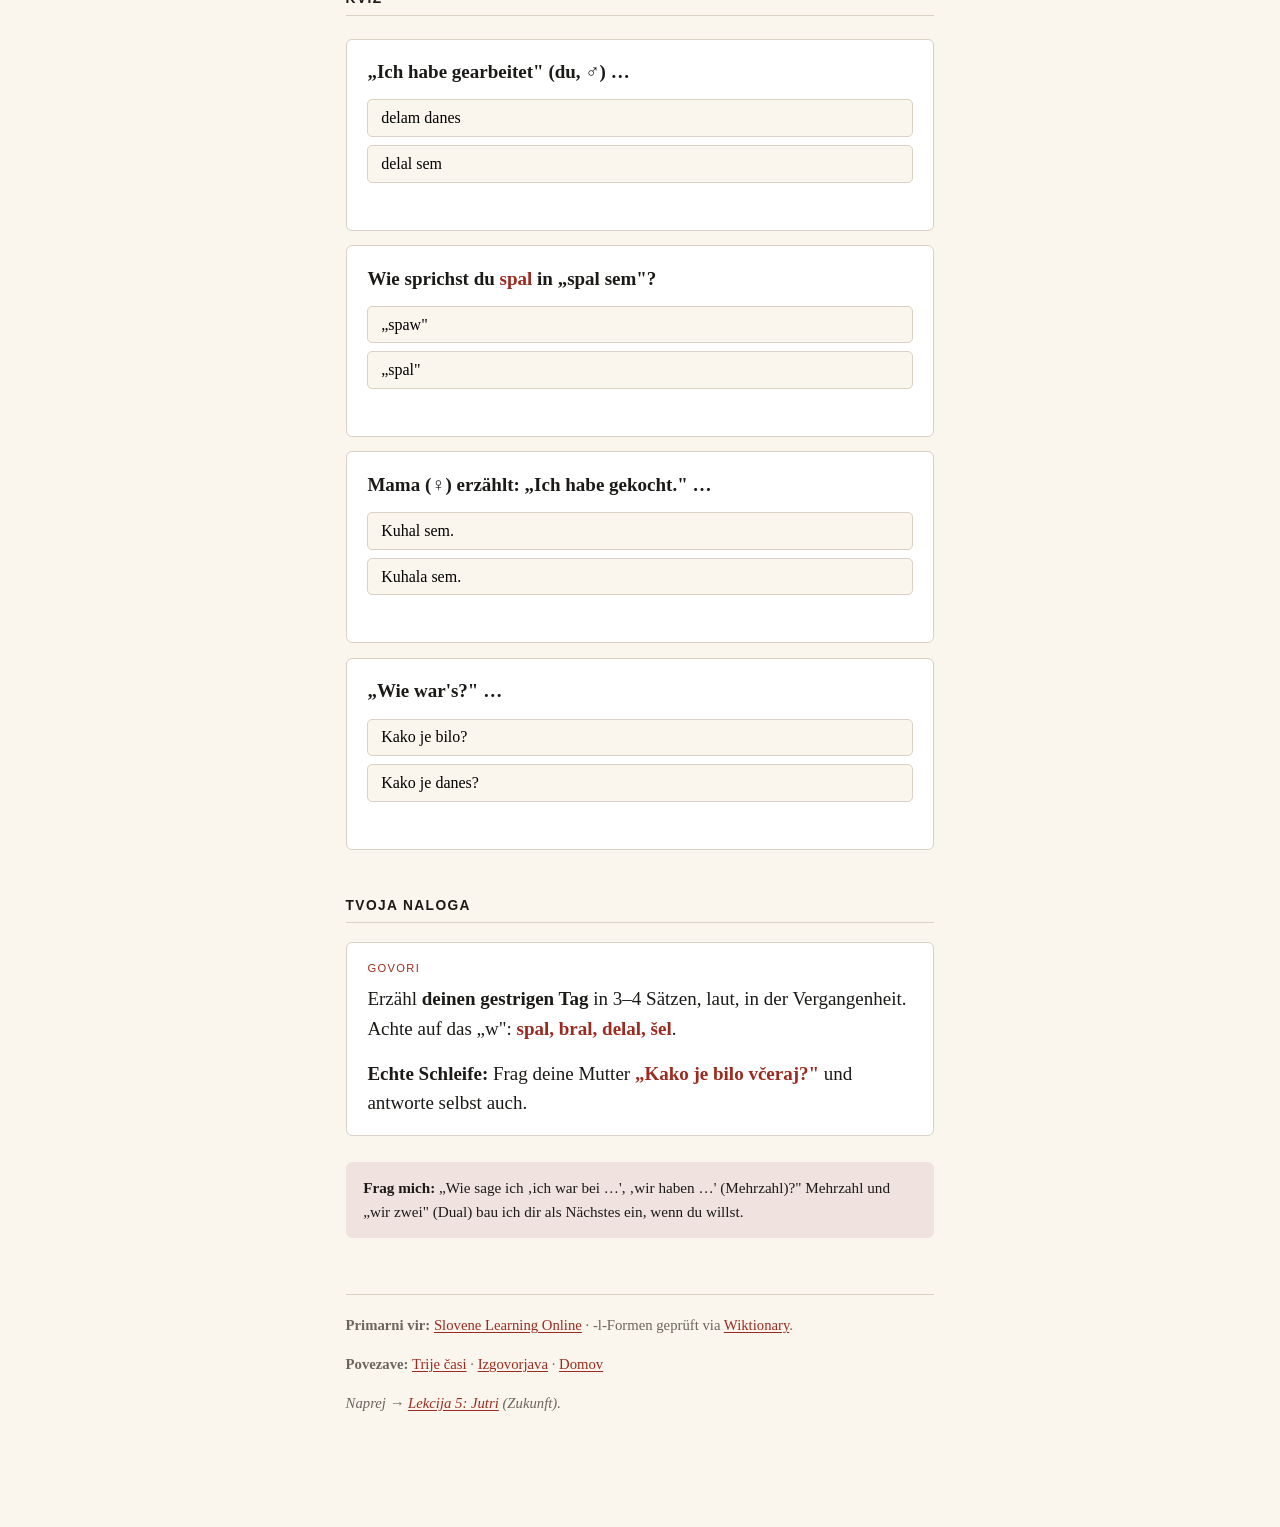
<file: lessons/0004-kako-je-bilo-preteklik.html>
<!DOCTYPE html>
<html lang="de">
<head>
<meta charset="utf-8">
<meta name="viewport" content="width=device-width, initial-scale=1">
<title>Lekcija 4 — Kako je bilo (preteklik)</title>
<link rel="stylesheet" href="../assets/teach.css">
</head>
<body>
<p class="eyebrow">Lekcija 4 · Preteklik</p>
<h1>Kako je bilo</h1>
<p class="lede">Über gestern reden. Die Vergangenheit ist im Slowenischen erstaunlich einfach — und steckt voller „w".</p>

<h2>Die Regel</h2>
<div class="card rule">
<span class="tag">Preteklik</span>
<p style="font-size:1.15rem"><span class="sl">sem / si / je</span> &nbsp;+&nbsp; <strong>-l-Form</strong></p>
<p>Ein Baustein, den du schon kennst (<span class="sl">pogrešal sem</span> aus Lektion 2), plus die -l-Form des Verbs. Sie richtet sich nach dem Geschlecht — über <strong>dich</strong> die männliche Form auf <strong>-l</strong>.</p>
<table class="conj">
<tr><th>Sedanjik</th><th>Preteklik ♂</th><th>Govoriš</th></tr>
<tr><td class="sl">delam</td><td class="sl">delal sem</td><td>„delaw sem"</td></tr>
<tr><td class="sl">berem</td><td class="sl">bral sem</td><td>„braw sem"</td></tr>
<tr><td class="sl">spim</td><td class="sl">spal sem</td><td>„spaw sem"</td></tr>
<tr><td class="sl">grem</td><td class="sl">šel sem</td><td>„šew sem"</td></tr>
</table>
<p class="gloss" style="margin-bottom:0">Das <strong>-l klingt „w"</strong> (Lektion 1). Vergangenheit = überall „w".</p>
</div>

<h2>Dialog</h2>
<div class="dlg">
  <div class="turn">
    <div class="who">Mama</div>
    <div class="line">Kako je bilo včeraj?</div>
    <div class="de">Wie war's gestern?</div>
  </div>
  <div class="turn">
    <div class="who">Ti</div>
    <div class="line">Bilo je lepo. Zjutraj sem dolgo spal, potem sem bral.</div>
    <div class="de">Es war schön. Morgens hab ich lang geschlafen, dann gelesen.</div>
    <div class="say">→ „spaw", „braw"</div>
  </div>
  <div class="turn">
    <div class="who">Mama</div>
    <div class="line">Si kaj jedel?</div>
    <div class="de">Hast du was gegessen?</div>
  </div>
  <div class="turn">
    <div class="who">Ti</div>
    <div class="line">Ja, skuhal sem kosilo in pojedel vse.</div>
    <div class="de">Ja, ich hab Mittagessen gekocht und alles aufgegessen.</div>
    <div class="say">→ „skuhaw", „pojedew"</div>
  </div>
</div>
<p class="gloss">Čas — Zeit-Wörter:
<span class="sl">včeraj</span> gestern ·
<span class="sl">danes</span> heute ·
<span class="sl">zjutraj</span> morgens ·
<span class="sl">potem</span> dann ·
<span class="sl">prej</span> vorher.
Hören: <a href="https://forvo.com/word/v%C4%8Deraj/#sl">včeraj</a> · <a href="https://forvo.com/word/spal/#sl">spal</a>.</p>

<h2>Tvori sam — sag es in der Vergangenheit (♂)</h2>
<p>
<span class="flip"><span class="front">ich habe gearbeitet</span><span class="back">delal sem</span></span>
<span class="flip"><span class="front">ich habe geschlafen</span><span class="back">spal sem</span></span>
<span class="flip"><span class="front">ich habe gelesen</span><span class="back">bral sem</span></span>
<span class="flip"><span class="front">ich bin gegangen</span><span class="back">šel sem</span></span>
<span class="flip"><span class="front">es war schön</span><span class="back">bilo je lepo</span></span>
<span class="flip"><span class="front">ich habe gekocht</span><span class="back">kuhal sem</span></span>
</p>

<h2>Kviz</h2>
<div class="quiz">
  <div class="q" data-answer="1">
    <div class="prompt">„Ich habe gearbeitet" (du, ♂) …</div>
    <div class="opts">
      <button class="opt">delam danes</button>
      <button class="opt">delal sem</button>
    </div>
    <div class="fb" data-correct="sem + -l-Form: delal sem." data-wrong="„delam" ist Präsens. Vergangenheit = „delal sem"."></div>
  </div>
  <div class="q" data-answer="0">
    <div class="prompt">Wie sprichst du <span class="sl">spal</span> in „spal sem"?</div>
    <div class="opts">
      <button class="opt">„spaw"</button>
      <button class="opt">„spal"</button>
    </div>
    <div class="fb" data-correct="-l am Ende → „w": „spaw sem"." data-wrong="-l klingt „w": „spaw sem"."></div>
  </div>
  <div class="q" data-answer="1">
    <div class="prompt">Mama (♀) erzählt: „Ich habe gekocht." …</div>
    <div class="opts">
      <button class="opt">Kuhal sem.</button>
      <button class="opt">Kuhala sem.</button>
    </div>
    <div class="fb" data-correct="Sie (♀) → -la: kuhala sem. Du (♂) → kuhal sem." data-wrong="Für ♀ die -la-Form: „kuhala sem"."></div>
  </div>
  <div class="q" data-answer="0">
    <div class="prompt">„Wie war's?" …</div>
    <div class="opts">
      <button class="opt">Kako je bilo?</button>
      <button class="opt">Kako je danes?</button>
    </div>
    <div class="fb" data-correct="bilo = war (neutral). Kako je bilo?" data-wrong="„bilo" ist die Vergangenheit von biti: Kako je bilo?"></div>
  </div>
</div>

<h2>Tvoja naloga</h2>
<div class="card">
<span class="tag">Govori</span>
<p>Erzähl <strong>deinen gestrigen Tag</strong> in 3–4 Sätzen, laut, in der Vergangenheit. Achte auf das „w": <span class="sl">spal, bral, delal, šel</span>.</p>
<p style="margin-bottom:0"><strong>Echte Schleife:</strong> Frag deine Mutter <span class="sl">„Kako je bilo včeraj?"</span> und antworte selbst auch.</p>
</div>

<div class="ask">
<strong>Frag mich:</strong> „Wie sage ich ‚ich war bei …', ‚wir haben …' (Mehrzahl)?" Mehrzahl und „wir zwei" (Dual) bau ich dir als Nächstes ein, wenn du willst.
</div>

<div class="footer">
<p><strong>Primarni vir:</strong> <a href="https://www.slonline.si/">Slovene Learning Online</a> · -l-Formen geprüft via <a href="https://en.wiktionary.org/wiki/jesti">Wiktionary</a>.</p>
<p><strong>Povezave:</strong> <a href="../reference/0003-trije-casi.html">Trije časi</a> · <a href="../reference/0001-izgovorjava.html">Izgovorjava</a> · <a href="../index.html">Domov</a></p>
<p class="gloss">Naprej → <a href="0005-jutri-prihodnjik.html">Lekcija 5: Jutri</a> (Zukunft).</p>
</div>

<script src="../assets/quiz.js"></script>
</body>
</html>
</file>
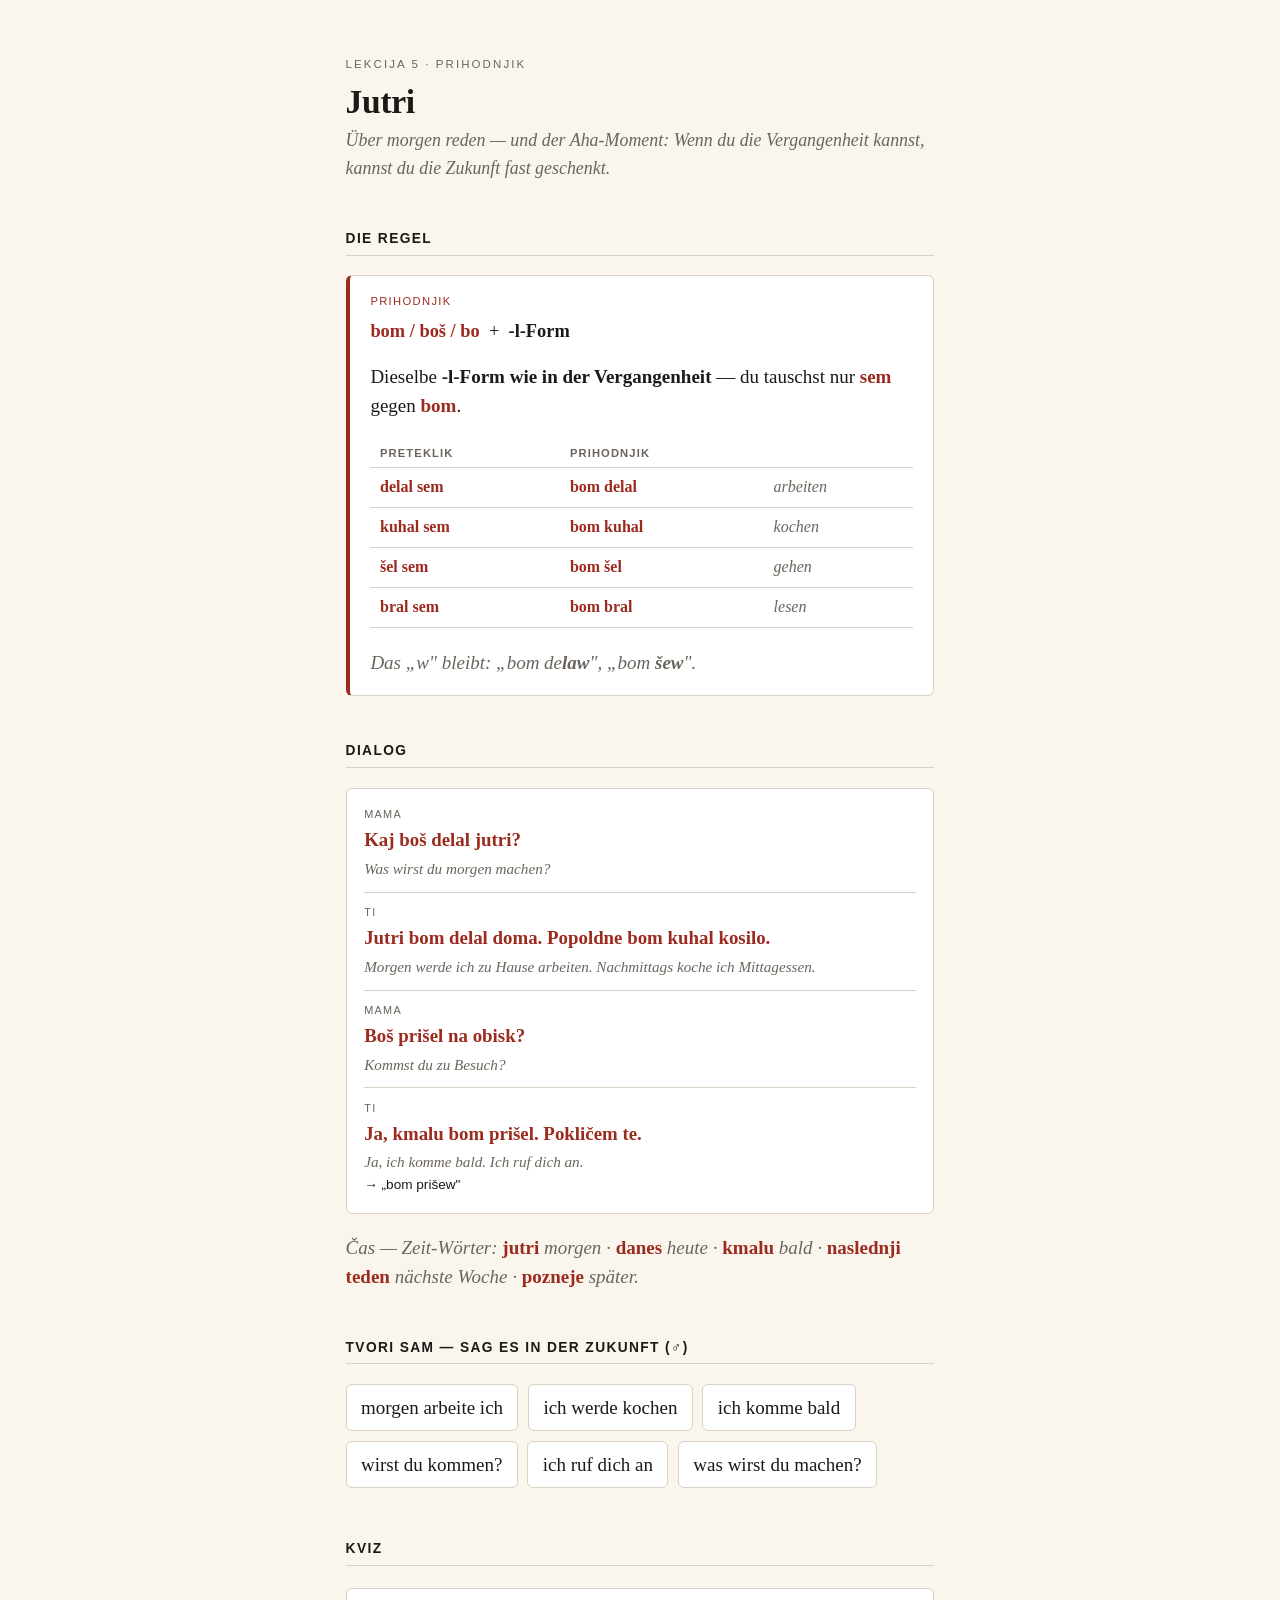
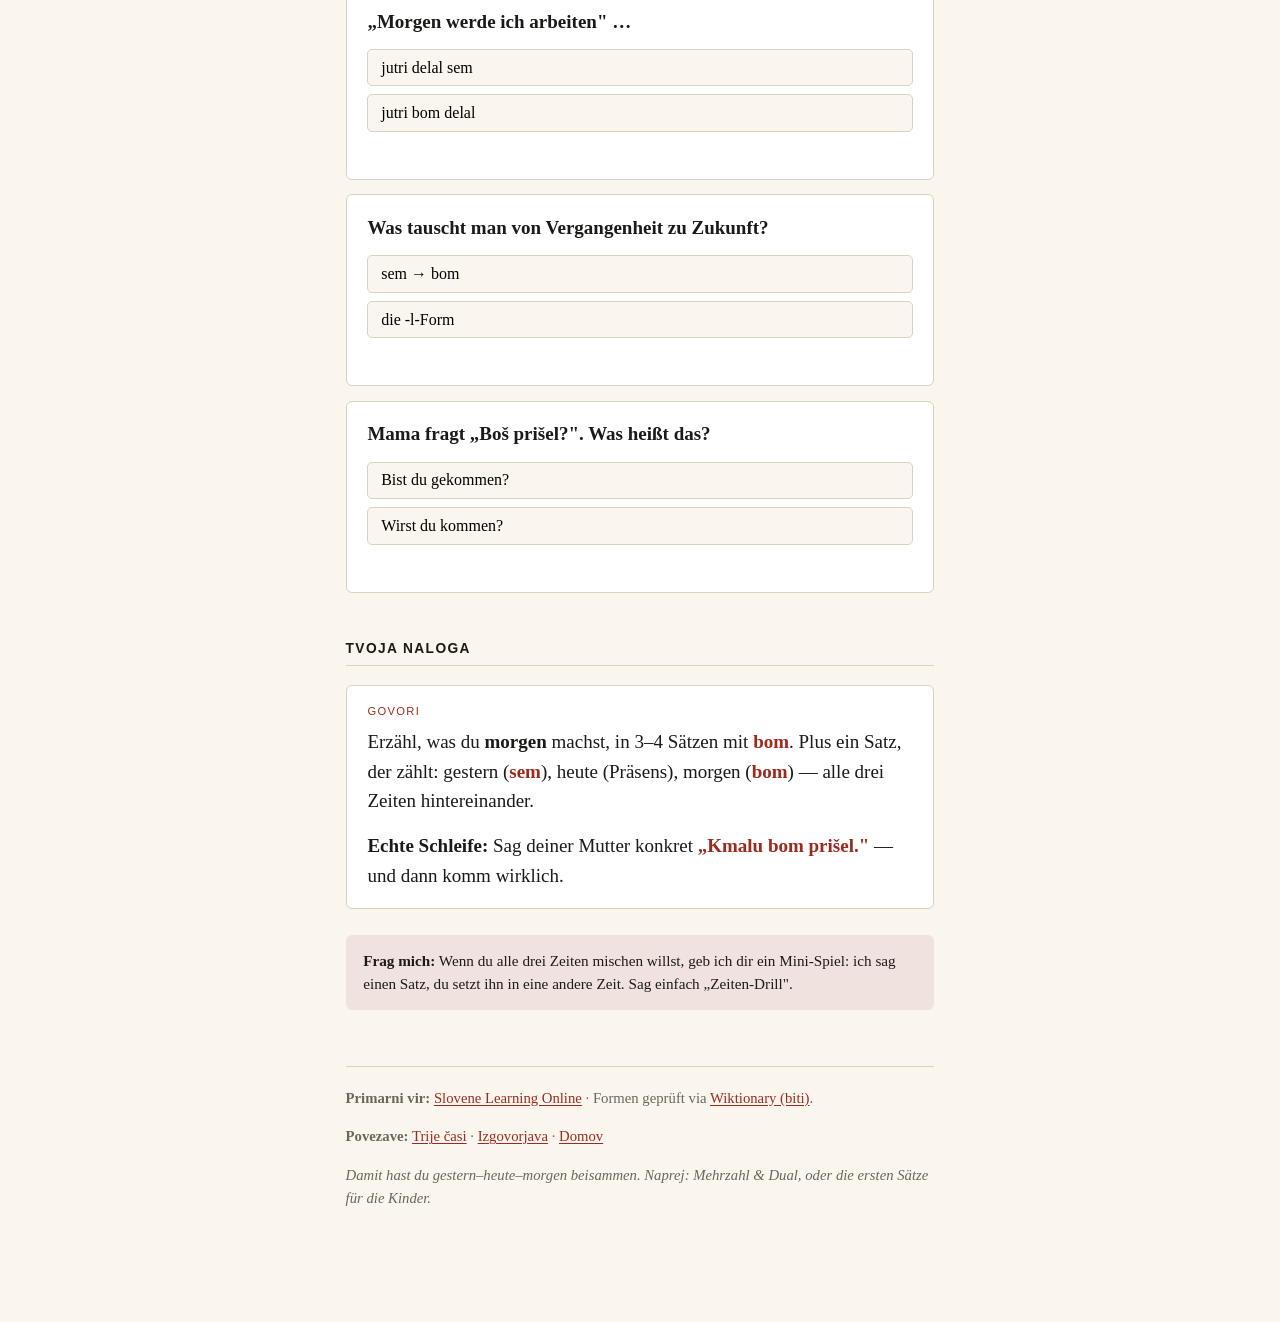
<file: lessons/0005-jutri-prihodnjik.html>
<!DOCTYPE html>
<html lang="de">
<head>
<meta charset="utf-8">
<meta name="viewport" content="width=device-width, initial-scale=1">
<title>Lekcija 5 — Jutri (prihodnjik)</title>
<link rel="stylesheet" href="../assets/teach.css">
</head>
<body>
<p class="eyebrow">Lekcija 5 · Prihodnjik</p>
<h1>Jutri</h1>
<p class="lede">Über morgen reden — und der Aha-Moment: Wenn du die Vergangenheit kannst, kannst du die Zukunft fast geschenkt.</p>

<h2>Die Regel</h2>
<div class="card rule">
<span class="tag">Prihodnjik</span>
<p style="font-size:1.15rem"><span class="sl">bom / boš / bo</span> &nbsp;+&nbsp; <strong>-l-Form</strong></p>
<p>Dieselbe <strong>-l-Form wie in der Vergangenheit</strong> — du tauschst nur <span class="sl">sem</span> gegen <span class="sl">bom</span>.</p>
<table class="conj">
<tr><th>Preteklik</th><th>Prihodnjik</th><th></th></tr>
<tr><td class="sl">delal sem</td><td class="sl">bom delal</td><td><span class="gloss">arbeiten</span></td></tr>
<tr><td class="sl">kuhal sem</td><td class="sl">bom kuhal</td><td><span class="gloss">kochen</span></td></tr>
<tr><td class="sl">šel sem</td><td class="sl">bom šel</td><td><span class="gloss">gehen</span></td></tr>
<tr><td class="sl">bral sem</td><td class="sl">bom bral</td><td><span class="gloss">lesen</span></td></tr>
</table>
<p class="gloss" style="margin-bottom:0">Das „w" bleibt: „bom de<strong>law</strong>", „bom <strong>šew</strong>".</p>
</div>

<h2>Dialog</h2>
<div class="dlg">
  <div class="turn">
    <div class="who">Mama</div>
    <div class="line">Kaj boš delal jutri?</div>
    <div class="de">Was wirst du morgen machen?</div>
  </div>
  <div class="turn">
    <div class="who">Ti</div>
    <div class="line">Jutri bom delal doma. Popoldne bom kuhal kosilo.</div>
    <div class="de">Morgen werde ich zu Hause arbeiten. Nachmittags koche ich Mittagessen.</div>
  </div>
  <div class="turn">
    <div class="who">Mama</div>
    <div class="line">Boš prišel na obisk?</div>
    <div class="de">Kommst du zu Besuch?</div>
  </div>
  <div class="turn">
    <div class="who">Ti</div>
    <div class="line">Ja, kmalu bom prišel. Pokličem te.</div>
    <div class="de">Ja, ich komme bald. Ich ruf dich an.</div>
    <div class="say">→ „bom prišew"</div>
  </div>
</div>
<p class="gloss">Čas — Zeit-Wörter:
<span class="sl">jutri</span> morgen ·
<span class="sl">danes</span> heute ·
<span class="sl">kmalu</span> bald ·
<span class="sl">naslednji teden</span> nächste Woche ·
<span class="sl">pozneje</span> später.</p>

<h2>Tvori sam — sag es in der Zukunft (♂)</h2>
<p>
<span class="flip"><span class="front">morgen arbeite ich</span><span class="back">jutri bom delal</span></span>
<span class="flip"><span class="front">ich werde kochen</span><span class="back">bom kuhal</span></span>
<span class="flip"><span class="front">ich komme bald</span><span class="back">kmalu bom prišel</span></span>
<span class="flip"><span class="front">wirst du kommen?</span><span class="back">boš prišel?</span></span>
<span class="flip"><span class="front">ich ruf dich an</span><span class="back">pokličem te</span></span>
<span class="flip"><span class="front">was wirst du machen?</span><span class="back">kaj boš delal?</span></span>
</p>

<h2>Kviz</h2>
<div class="quiz">
  <div class="q" data-answer="1">
    <div class="prompt">„Morgen werde ich arbeiten" …</div>
    <div class="opts">
      <button class="opt">jutri delal sem</button>
      <button class="opt">jutri bom delal</button>
    </div>
    <div class="fb" data-correct="Zukunft = bom + -l-Form: bom delal." data-wrong="„delal sem" ist Vergangenheit. Zukunft: „bom delal"."></div>
  </div>
  <div class="q" data-answer="0">
    <div class="prompt">Was tauscht man von Vergangenheit zu Zukunft?</div>
    <div class="opts">
      <button class="opt">sem → bom</button>
      <button class="opt">die -l-Form</button>
    </div>
    <div class="fb" data-correct="Nur das Hilfsverb: sem → bom. Die -l-Form bleibt." data-wrong="Die -l-Form bleibt gleich — du tauschst nur sem → bom."></div>
  </div>
  <div class="q" data-answer="1">
    <div class="prompt">Mama fragt „Boš prišel?". Was heißt das?</div>
    <div class="opts">
      <button class="opt">Bist du gekommen?</button>
      <button class="opt">Wirst du kommen?</button>
    </div>
    <div class="fb" data-correct="boš = wirst → Zukunft." data-wrong="„boš" ist Zukunft: Wirst du kommen?"></div>
  </div>
</div>

<h2>Tvoja naloga</h2>
<div class="card">
<span class="tag">Govori</span>
<p>Erzähl, was du <strong>morgen</strong> machst, in 3–4 Sätzen mit <span class="sl">bom</span>. Plus ein Satz, der zählt: gestern (<span class="sl">sem</span>), heute (Präsens), morgen (<span class="sl">bom</span>) — alle drei Zeiten hintereinander.</p>
<p style="margin-bottom:0"><strong>Echte Schleife:</strong> Sag deiner Mutter konkret <span class="sl">„Kmalu bom prišel."</span> — und dann komm wirklich.</p>
</div>

<div class="ask">
<strong>Frag mich:</strong> Wenn du alle drei Zeiten mischen willst, geb ich dir ein Mini-Spiel: ich sag einen Satz, du setzt ihn in eine andere Zeit. Sag einfach „Zeiten-Drill".
</div>

<div class="footer">
<p><strong>Primarni vir:</strong> <a href="https://www.slonline.si/">Slovene Learning Online</a> · Formen geprüft via <a href="https://en.wiktionary.org/wiki/biti">Wiktionary (biti)</a>.</p>
<p><strong>Povezave:</strong> <a href="../reference/0003-trije-casi.html">Trije časi</a> · <a href="../reference/0001-izgovorjava.html">Izgovorjava</a> · <a href="../index.html">Domov</a></p>
<p class="gloss">Damit hast du gestern–heute–morgen beisammen. Naprej: Mehrzahl & Dual, oder die ersten Sätze für die Kinder.</p>
</div>

<script src="../assets/quiz.js"></script>
</body>
</html>
</file>
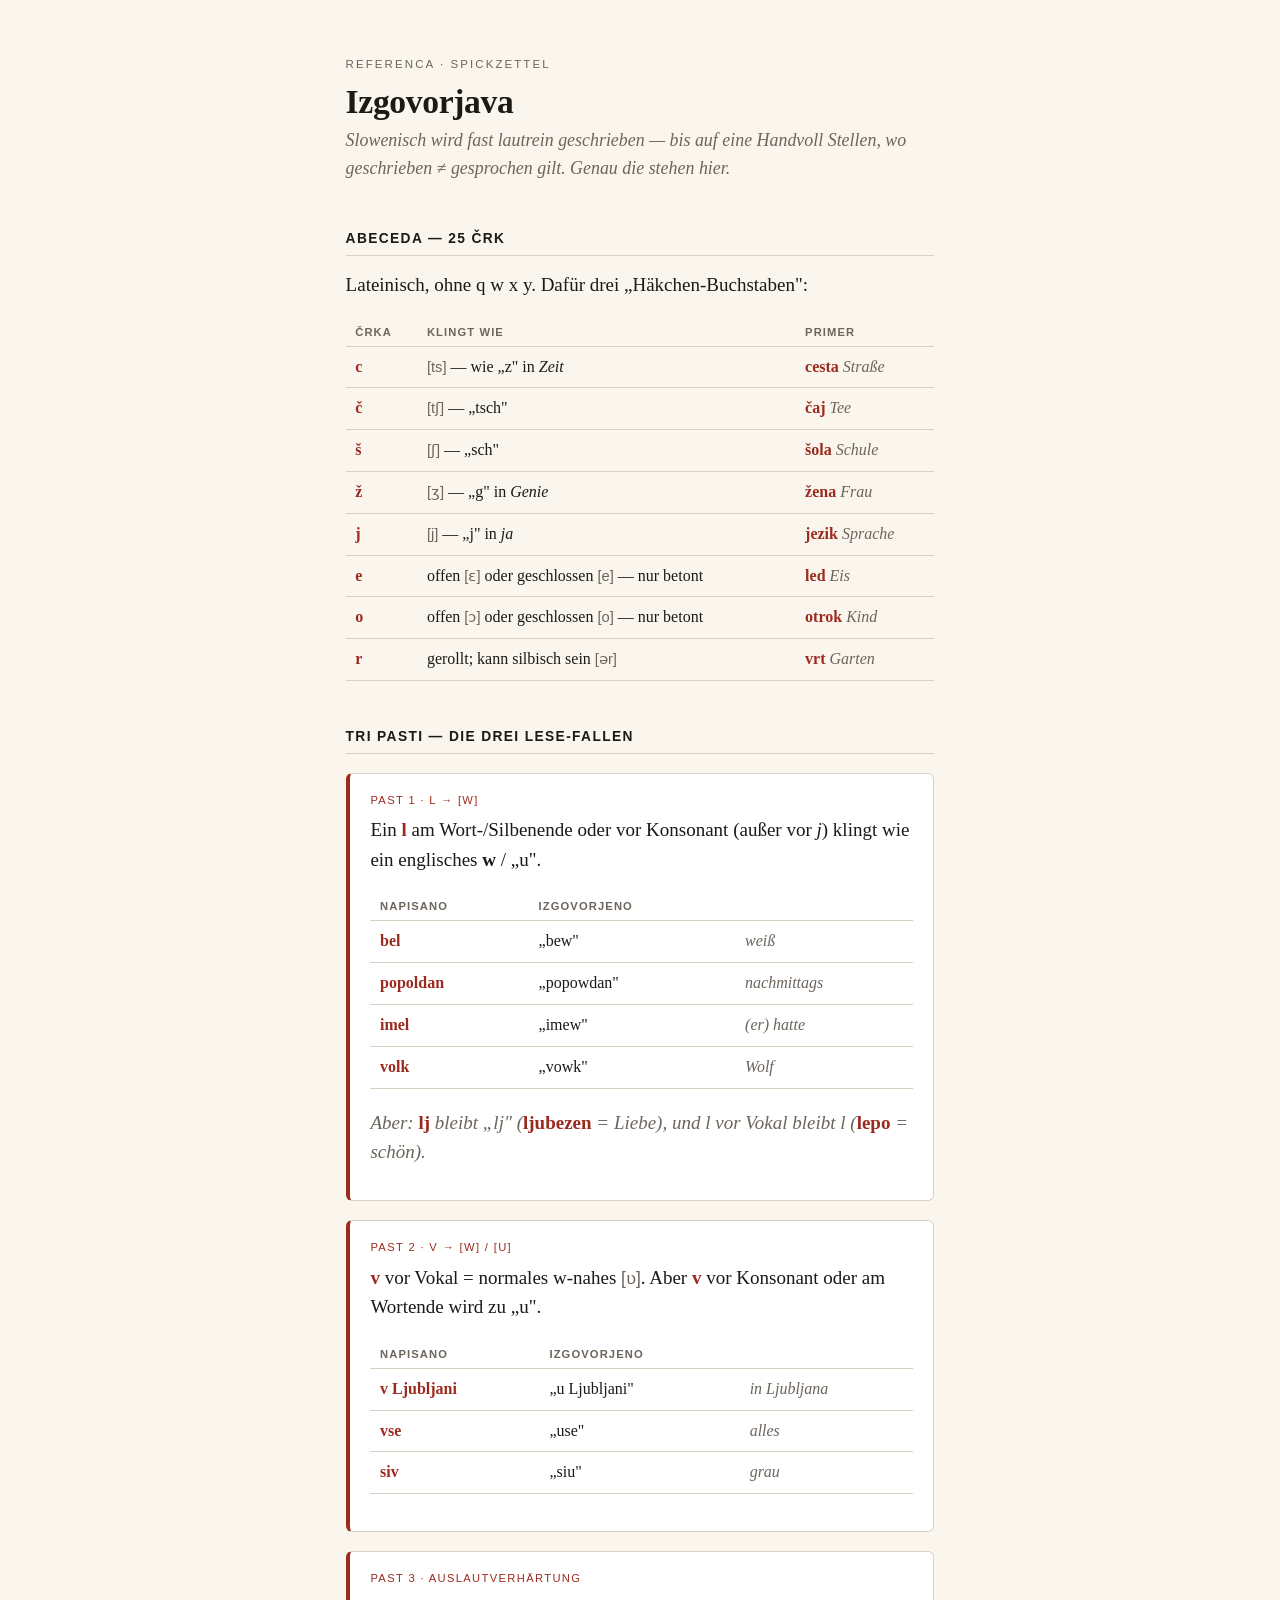
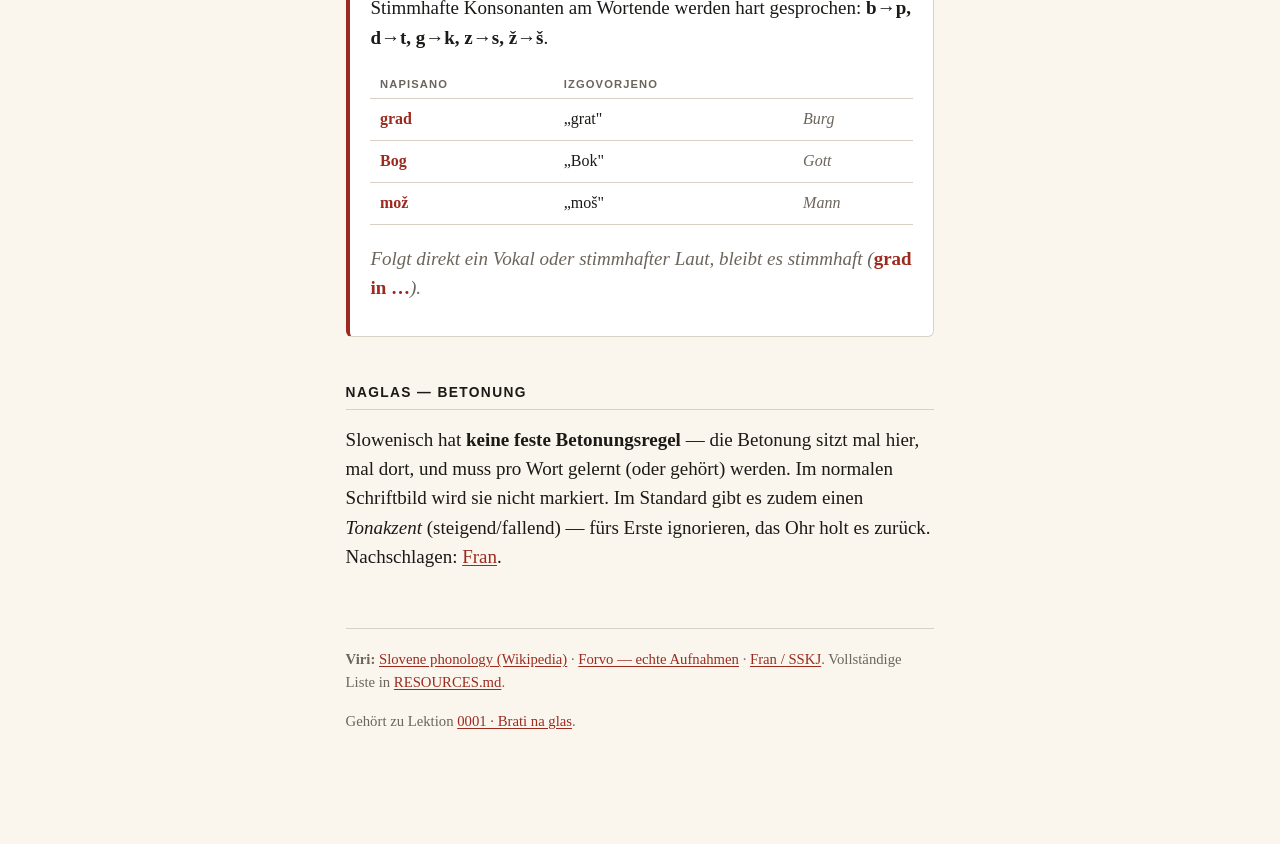
<file: reference/0001-izgovorjava.html>
<!DOCTYPE html>
<html lang="de">
<head>
<meta charset="utf-8">
<meta name="viewport" content="width=device-width, initial-scale=1">
<title>Referenca: Izgovorjava — Slowenische Aussprache</title>
<link rel="stylesheet" href="../assets/teach.css">
</head>
<body>
<p class="eyebrow">Referenca · Spickzettel</p>
<h1>Izgovorjava</h1>
<p class="lede">Slowenisch wird fast lautrein geschrieben — bis auf eine Handvoll Stellen, wo <em>geschrieben ≠ gesprochen</em> gilt. Genau die stehen hier.</p>

<h2>Abeceda — 25 črk</h2>
<p>Lateinisch, ohne q w x y. Dafür drei „Häkchen-Buchstaben":</p>
<table class="sound">
<tr><th>Črka</th><th>Klingt wie</th><th>Primer</th></tr>
<tr><td>c</td><td><span class="ipa">[ts]</span> — wie „z" in <em>Zeit</em></td><td><span class="sl">cesta</span> <span class="gloss">Straße</span></td></tr>
<tr><td>č</td><td><span class="ipa">[tʃ]</span> — „tsch"</td><td><span class="sl">čaj</span> <span class="gloss">Tee</span></td></tr>
<tr><td>š</td><td><span class="ipa">[ʃ]</span> — „sch"</td><td><span class="sl">šola</span> <span class="gloss">Schule</span></td></tr>
<tr><td>ž</td><td><span class="ipa">[ʒ]</span> — „g" in <em>Genie</em></td><td><span class="sl">žena</span> <span class="gloss">Frau</span></td></tr>
<tr><td>j</td><td><span class="ipa">[j]</span> — „j" in <em>ja</em></td><td><span class="sl">jezik</span> <span class="gloss">Sprache</span></td></tr>
<tr><td>e</td><td>offen <span class="ipa">[ɛ]</span> oder geschlossen <span class="ipa">[e]</span> — nur betont</td><td><span class="sl">led</span> <span class="gloss">Eis</span></td></tr>
<tr><td>o</td><td>offen <span class="ipa">[ɔ]</span> oder geschlossen <span class="ipa">[o]</span> — nur betont</td><td><span class="sl">otrok</span> <span class="gloss">Kind</span></td></tr>
<tr><td>r</td><td>gerollt; kann silbisch sein <span class="ipa">[ər]</span></td><td><span class="sl">vrt</span> <span class="gloss">Garten</span></td></tr>
</table>

<h2>Tri pasti — die drei Lese-Fallen</h2>

<div class="card rule">
<span class="tag">Past 1 · l → [w]</span>
<p>Ein <span class="sl">l</span> am Wort-/Silbenende oder vor Konsonant (außer vor <em>j</em>) klingt wie ein englisches <strong>w</strong> / „u".</p>
<table class="sound">
<tr><th>Napisano</th><th>Izgovorjeno</th><th></th></tr>
<tr><td>bel</td><td>„bew"</td><td><span class="gloss">weiß</span></td></tr>
<tr><td>popoldan</td><td>„popowdan"</td><td><span class="gloss">nachmittags</span></td></tr>
<tr><td>imel</td><td>„imew"</td><td><span class="gloss">(er) hatte</span></td></tr>
<tr><td>volk</td><td>„vowk"</td><td><span class="gloss">Wolf</span></td></tr>
</table>
<p class="gloss">Aber: <span class="sl">lj</span> bleibt „lj" (<span class="sl">ljubezen</span> = Liebe), und l <em>vor Vokal</em> bleibt l (<span class="sl">lepo</span> = schön).</p>
</div>

<div class="card rule">
<span class="tag">Past 2 · v → [w] / [u]</span>
<p><span class="sl">v</span> vor Vokal = normales w-nahes <span class="ipa">[ʋ]</span>. Aber <span class="sl">v</span> vor Konsonant oder am Wortende wird zu „u".</p>
<table class="sound">
<tr><th>Napisano</th><th>Izgovorjeno</th><th></th></tr>
<tr><td>v Ljubljani</td><td>„u Ljubljani"</td><td><span class="gloss">in Ljubljana</span></td></tr>
<tr><td>vse</td><td>„use"</td><td><span class="gloss">alles</span></td></tr>
<tr><td>siv</td><td>„siu"</td><td><span class="gloss">grau</span></td></tr>
</table>
</div>

<div class="card rule">
<span class="tag">Past 3 · Auslautverhärtung</span>
<p>Stimmhafte Konsonanten am Wortende werden hart gesprochen: <strong>b→p, d→t, g→k, z→s, ž→š</strong>.</p>
<table class="sound">
<tr><th>Napisano</th><th>Izgovorjeno</th><th></th></tr>
<tr><td>grad</td><td>„grat"</td><td><span class="gloss">Burg</span></td></tr>
<tr><td>Bog</td><td>„Bok"</td><td><span class="gloss">Gott</span></td></tr>
<tr><td>mož</td><td>„moš"</td><td><span class="gloss">Mann</span></td></tr>
</table>
<p class="gloss">Folgt direkt ein Vokal oder stimmhafter Laut, bleibt es stimmhaft (<span class="sl">grad in …</span>).</p>
</div>

<h2>Naglas — Betonung</h2>
<p>Slowenisch hat <strong>keine feste Betonungsregel</strong> — die Betonung sitzt mal hier, mal dort, und muss pro Wort gelernt (oder gehört) werden. Im normalen Schriftbild wird sie nicht markiert. Im Standard gibt es zudem einen <em>Tonakzent</em> (steigend/fallend) — fürs Erste ignorieren, das Ohr holt es zurück. Nachschlagen: <a href="https://fran.si/">Fran</a>.</p>

<div class="footer">
<p><strong>Viri:</strong>
<a href="https://en.wikipedia.org/wiki/Slovene_phonology">Slovene phonology (Wikipedia)</a> ·
<a href="https://forvo.com/languages/sl/">Forvo — echte Aufnahmen</a> ·
<a href="https://fran.si/">Fran / SSKJ</a>.
Vollständige Liste in <a href="../RESOURCES.md">RESOURCES.md</a>.</p>
<p>Gehört zu Lektion <a href="../lessons/0001-brati-na-glas.html">0001 · Brati na glas</a>.</p>
</div>
</body>
</html>
</file>
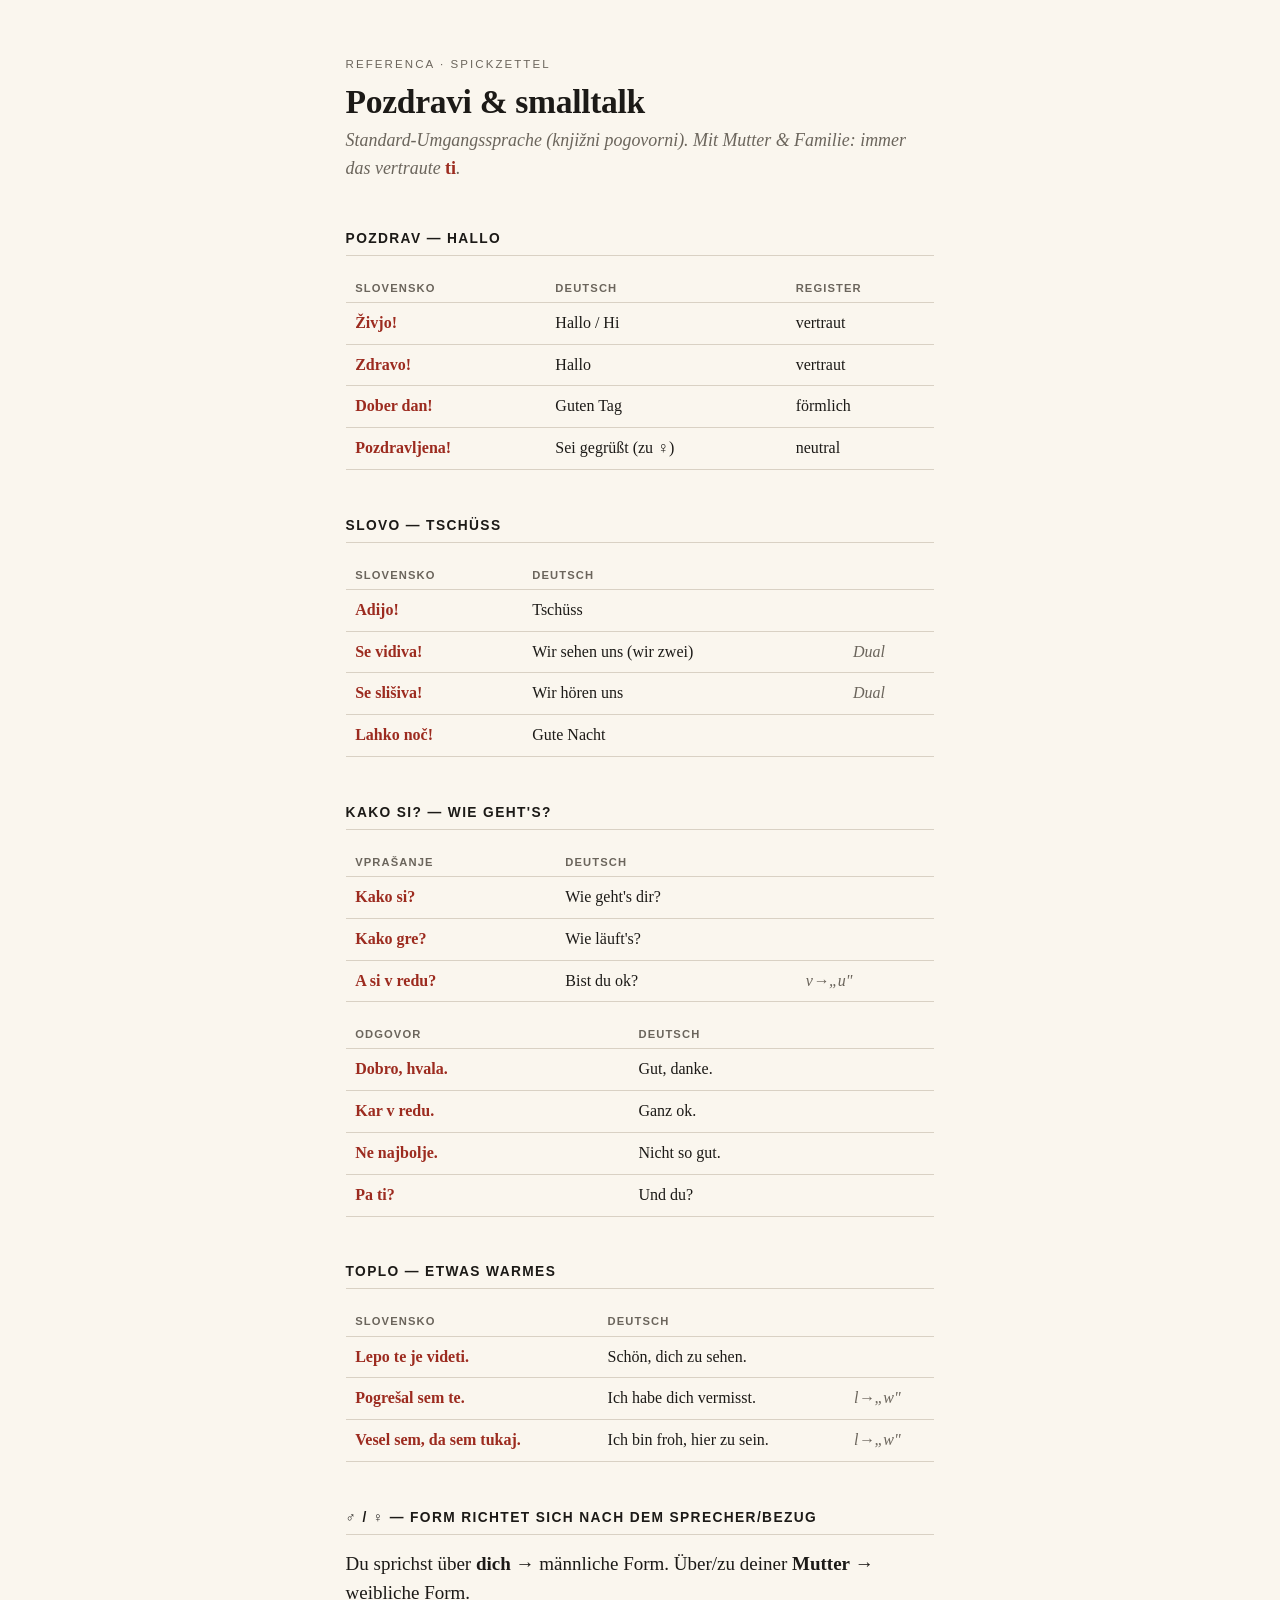
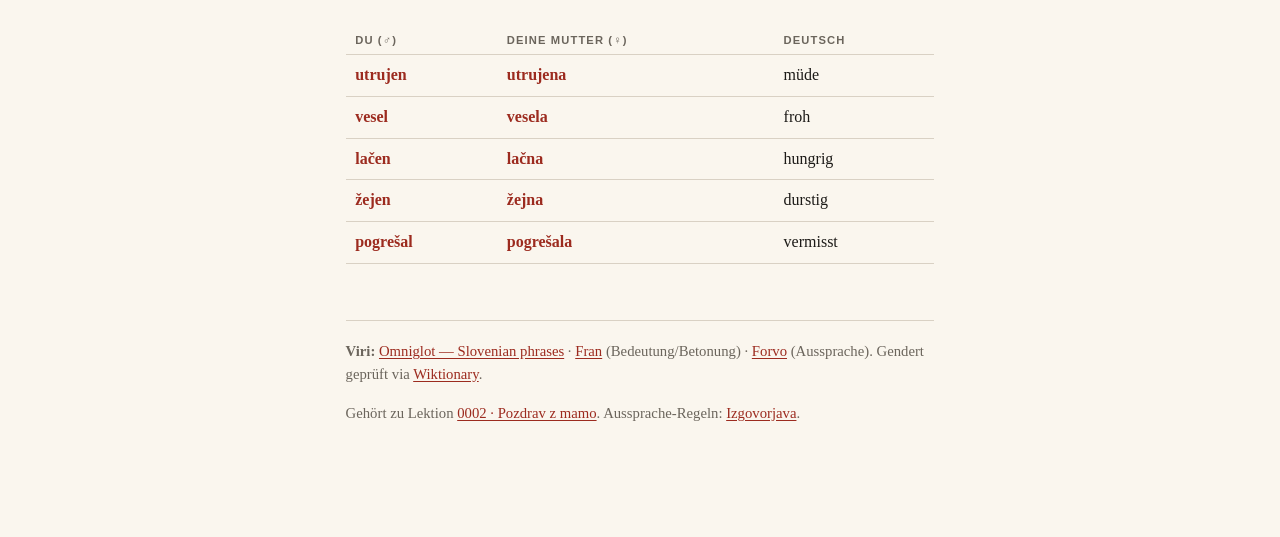
<file: reference/0002-pozdravi.html>
<!DOCTYPE html>
<html lang="de">
<head>
<meta charset="utf-8">
<meta name="viewport" content="width=device-width, initial-scale=1">
<title>Referenca: Pozdravi & smalltalk</title>
<link rel="stylesheet" href="../assets/teach.css">
</head>
<body>
<p class="eyebrow">Referenca · Spickzettel</p>
<h1>Pozdravi &amp; smalltalk</h1>
<p class="lede">Standard-Umgangssprache (knjižni pogovorni). Mit Mutter & Familie: immer das vertraute <span class="sl">ti</span>.</p>

<h2>Pozdrav — Hallo</h2>
<table class="sound">
<tr><th>Slovensko</th><th>Deutsch</th><th>Register</th></tr>
<tr><td><span class="sl">Živjo!</span></td><td>Hallo / Hi</td><td>vertraut</td></tr>
<tr><td><span class="sl">Zdravo!</span></td><td>Hallo</td><td>vertraut</td></tr>
<tr><td><span class="sl">Dober dan!</span></td><td>Guten Tag</td><td>förmlich</td></tr>
<tr><td><span class="sl">Pozdravljena!</span></td><td>Sei gegrüßt (zu ♀)</td><td>neutral</td></tr>
</table>

<h2>Slovo — Tschüss</h2>
<table class="sound">
<tr><th>Slovensko</th><th>Deutsch</th><th></th></tr>
<tr><td><span class="sl">Adijo!</span></td><td>Tschüss</td><td></td></tr>
<tr><td><span class="sl">Se vidiva!</span></td><td>Wir sehen uns (wir zwei)</td><td><span class="gloss">Dual</span></td></tr>
<tr><td><span class="sl">Se slišiva!</span></td><td>Wir hören uns</td><td><span class="gloss">Dual</span></td></tr>
<tr><td><span class="sl">Lahko noč!</span></td><td>Gute Nacht</td><td></td></tr>
</table>

<h2>Kako si? — Wie geht's?</h2>
<table class="sound">
<tr><th>Vprašanje</th><th>Deutsch</th><th></th></tr>
<tr><td><span class="sl">Kako si?</span></td><td>Wie geht's dir?</td><td></td></tr>
<tr><td><span class="sl">Kako gre?</span></td><td>Wie läuft's?</td><td></td></tr>
<tr><td><span class="sl">A si v redu?</span></td><td>Bist du ok?</td><td><span class="gloss">v→„u"</span></td></tr>
</table>
<table class="sound">
<tr><th>Odgovor</th><th>Deutsch</th><th></th></tr>
<tr><td><span class="sl">Dobro, hvala.</span></td><td>Gut, danke.</td><td></td></tr>
<tr><td><span class="sl">Kar v redu.</span></td><td>Ganz ok.</td><td></td></tr>
<tr><td><span class="sl">Ne najbolje.</span></td><td>Nicht so gut.</td><td></td></tr>
<tr><td><span class="sl">Pa ti?</span></td><td>Und du?</td><td></td></tr>
</table>

<h2>Toplo — etwas Warmes</h2>
<table class="sound">
<tr><th>Slovensko</th><th>Deutsch</th><th></th></tr>
<tr><td><span class="sl">Lepo te je videti.</span></td><td>Schön, dich zu sehen.</td><td></td></tr>
<tr><td><span class="sl">Pogrešal sem te.</span></td><td>Ich habe dich vermisst.</td><td><span class="gloss">l→„w"</span></td></tr>
<tr><td><span class="sl">Vesel sem, da sem tukaj.</span></td><td>Ich bin froh, hier zu sein.</td><td><span class="gloss">l→„w"</span></td></tr>
</table>

<h2>♂ / ♀ — Form richtet sich nach dem Sprecher/Bezug</h2>
<p>Du sprichst über <strong>dich</strong> → männliche Form. Über/zu deiner <strong>Mutter</strong> → weibliche Form.</p>
<table class="sound">
<tr><th>Du (♂)</th><th>Deine Mutter (♀)</th><th>Deutsch</th></tr>
<tr><td><span class="sl">utrujen</span></td><td><span class="sl">utrujena</span></td><td>müde</td></tr>
<tr><td><span class="sl">vesel</span></td><td><span class="sl">vesela</span></td><td>froh</td></tr>
<tr><td><span class="sl">lačen</span></td><td><span class="sl">lačna</span></td><td>hungrig</td></tr>
<tr><td><span class="sl">žejen</span></td><td><span class="sl">žejna</span></td><td>durstig</td></tr>
<tr><td><span class="sl">pogrešal</span></td><td><span class="sl">pogrešala</span></td><td>vermisst</td></tr>
</table>

<div class="footer">
<p><strong>Viri:</strong> <a href="https://www.omniglot.com/language/phrases/slovenian.php">Omniglot — Slovenian phrases</a> ·
<a href="https://fran.si/">Fran</a> (Bedeutung/Betonung) ·
<a href="https://forvo.com/languages/sl/">Forvo</a> (Aussprache). Gendert geprüft via <a href="https://en.wiktionary.org/wiki/pogre%C5%A1ati">Wiktionary</a>.</p>
<p>Gehört zu Lektion <a href="../lessons/0002-pozdrav-z-mamo.html">0002 · Pozdrav z mamo</a>. Aussprache-Regeln: <a href="0001-izgovorjava.html">Izgovorjava</a>.</p>
</div>
</body>
</html>
</file>
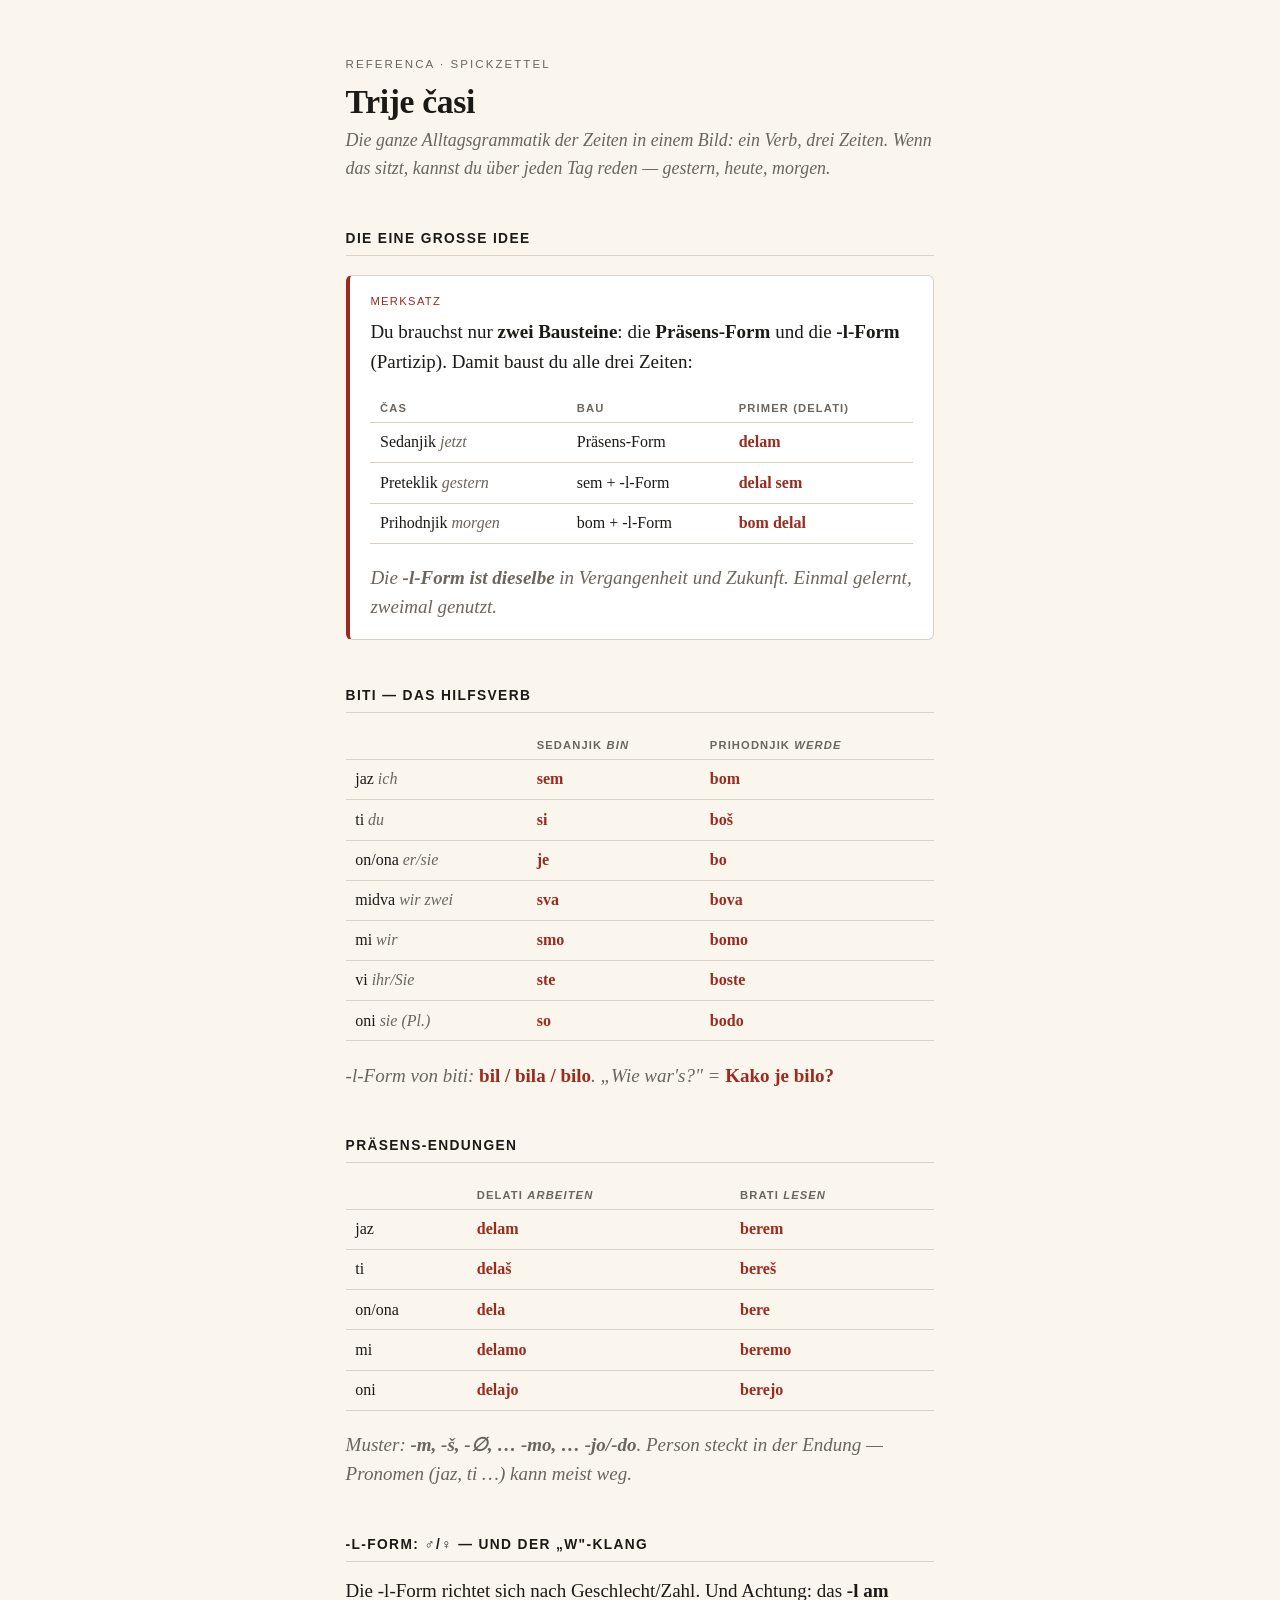
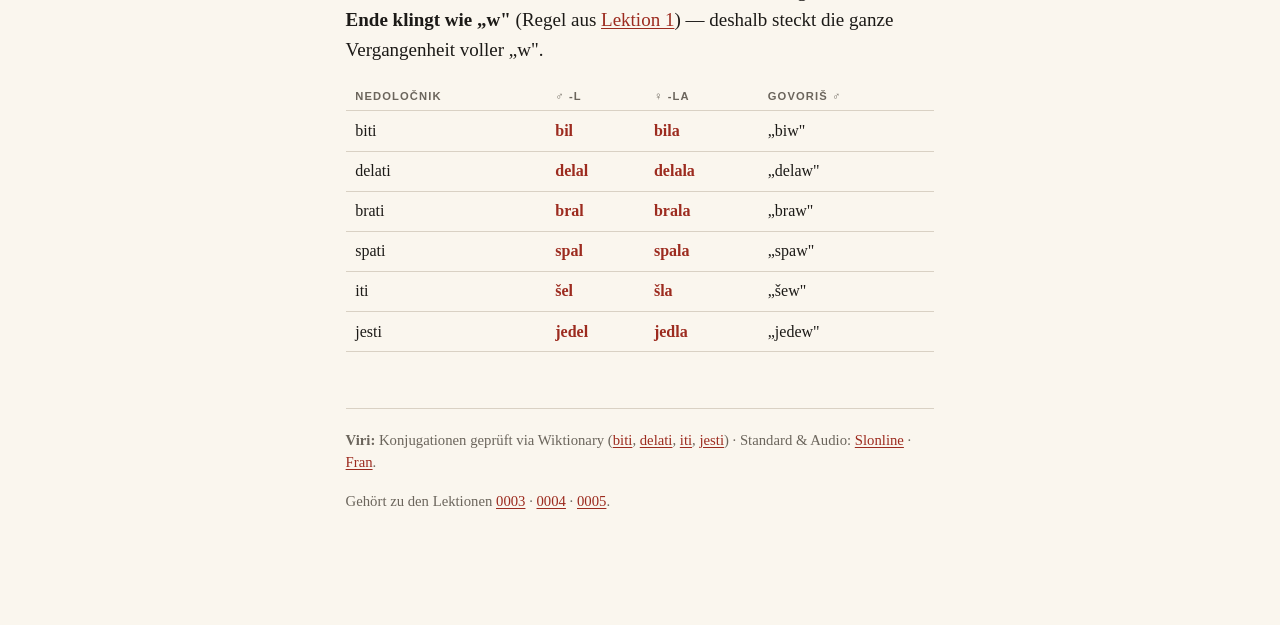
<file: reference/0003-trije-casi.html>
<!DOCTYPE html>
<html lang="de">
<head>
<meta charset="utf-8">
<meta name="viewport" content="width=device-width, initial-scale=1">
<title>Referenca: Trije časi — die drei Zeiten</title>
<link rel="stylesheet" href="../assets/teach.css">
</head>
<body>
<p class="eyebrow">Referenca · Spickzettel</p>
<h1>Trije časi</h1>
<p class="lede">Die ganze Alltagsgrammatik der Zeiten in einem Bild: ein Verb, drei Zeiten. Wenn das sitzt, kannst du über jeden Tag reden — gestern, heute, morgen.</p>

<h2>Die eine große Idee</h2>
<div class="card rule">
<span class="tag">Merksatz</span>
<p>Du brauchst nur <strong>zwei Bausteine</strong>: die <strong>Präsens-Form</strong> und die <strong>-l-Form</strong> (Partizip). Damit baust du alle drei Zeiten:</p>
<table class="conj">
<tr><th>Čas</th><th>Bau</th><th>Primer (delati)</th></tr>
<tr><td>Sedanjik <span class="gloss">jetzt</span></td><td>Präsens-Form</td><td class="sl">delam</td></tr>
<tr><td>Preteklik <span class="gloss">gestern</span></td><td>sem + -l-Form</td><td class="sl">delal sem</td></tr>
<tr><td>Prihodnjik <span class="gloss">morgen</span></td><td>bom + -l-Form</td><td class="sl">bom delal</td></tr>
</table>
<p class="gloss" style="margin-bottom:0">Die <strong>-l-Form ist dieselbe</strong> in Vergangenheit und Zukunft. Einmal gelernt, zweimal genutzt.</p>
</div>

<h2>biti — das Hilfsverb</h2>
<table class="conj">
<tr><th></th><th>Sedanjik <span class="gloss">bin</span></th><th>Prihodnjik <span class="gloss">werde</span></th></tr>
<tr><td>jaz <span class="gloss">ich</span></td><td class="sl">sem</td><td class="sl">bom</td></tr>
<tr><td>ti <span class="gloss">du</span></td><td class="sl">si</td><td class="sl">boš</td></tr>
<tr><td>on/ona <span class="gloss">er/sie</span></td><td class="sl">je</td><td class="sl">bo</td></tr>
<tr><td>midva <span class="gloss">wir zwei</span></td><td class="sl">sva</td><td class="sl">bova</td></tr>
<tr><td>mi <span class="gloss">wir</span></td><td class="sl">smo</td><td class="sl">bomo</td></tr>
<tr><td>vi <span class="gloss">ihr/Sie</span></td><td class="sl">ste</td><td class="sl">boste</td></tr>
<tr><td>oni <span class="gloss">sie (Pl.)</span></td><td class="sl">so</td><td class="sl">bodo</td></tr>
</table>
<p class="gloss">-l-Form von biti: <span class="sl">bil / bila / bilo</span>. „Wie war's?" = <span class="sl">Kako je bilo?</span></p>

<h2>Präsens-Endungen</h2>
<table class="conj">
<tr><th></th><th>delati <span class="gloss">arbeiten</span></th><th>brati <span class="gloss">lesen</span></th></tr>
<tr><td>jaz</td><td class="sl">delam</td><td class="sl">berem</td></tr>
<tr><td>ti</td><td class="sl">delaš</td><td class="sl">bereš</td></tr>
<tr><td>on/ona</td><td class="sl">dela</td><td class="sl">bere</td></tr>
<tr><td>mi</td><td class="sl">delamo</td><td class="sl">beremo</td></tr>
<tr><td>oni</td><td class="sl">delajo</td><td class="sl">berejo</td></tr>
</table>
<p class="gloss">Muster: <strong>-m, -š, -∅, … -mo, … -jo/-do</strong>. Person steckt in der Endung — Pronomen (jaz, ti …) kann meist weg.</p>

<h2>-l-Form: ♂/♀ — und der „w"-Klang</h2>
<p>Die -l-Form richtet sich nach Geschlecht/Zahl. Und Achtung: das <strong>-l am Ende klingt wie „w"</strong> (Regel aus <a href="0001-izgovorjava.html">Lektion 1</a>) — deshalb steckt die ganze Vergangenheit voller „w".</p>
<table class="conj">
<tr><th>Nedoločnik</th><th>♂ -l</th><th>♀ -la</th><th>Govoriš ♂</th></tr>
<tr><td>biti</td><td class="sl">bil</td><td class="sl">bila</td><td>„biw"</td></tr>
<tr><td>delati</td><td class="sl">delal</td><td class="sl">delala</td><td>„delaw"</td></tr>
<tr><td>brati</td><td class="sl">bral</td><td class="sl">brala</td><td>„braw"</td></tr>
<tr><td>spati</td><td class="sl">spal</td><td class="sl">spala</td><td>„spaw"</td></tr>
<tr><td>iti</td><td class="sl">šel</td><td class="sl">šla</td><td>„šew"</td></tr>
<tr><td>jesti</td><td class="sl">jedel</td><td class="sl">jedla</td><td>„jedew"</td></tr>
</table>

<div class="footer">
<p><strong>Viri:</strong> Konjugationen geprüft via Wiktionary
(<a href="https://en.wiktionary.org/wiki/biti">biti</a>,
<a href="https://en.wiktionary.org/wiki/delati">delati</a>,
<a href="https://en.wiktionary.org/wiki/iti">iti</a>,
<a href="https://en.wiktionary.org/wiki/jesti">jesti</a>) ·
Standard & Audio: <a href="https://www.slonline.si/">Slonline</a> · <a href="https://fran.si/">Fran</a>.</p>
<p>Gehört zu den Lektionen <a href="../lessons/0003-moj-dan-sedanjik.html">0003</a> · <a href="../lessons/0004-kako-je-bilo-preteklik.html">0004</a> · <a href="../lessons/0005-jutri-prihodnjik.html">0005</a>.</p>
</div>
</body>
</html>
</file>
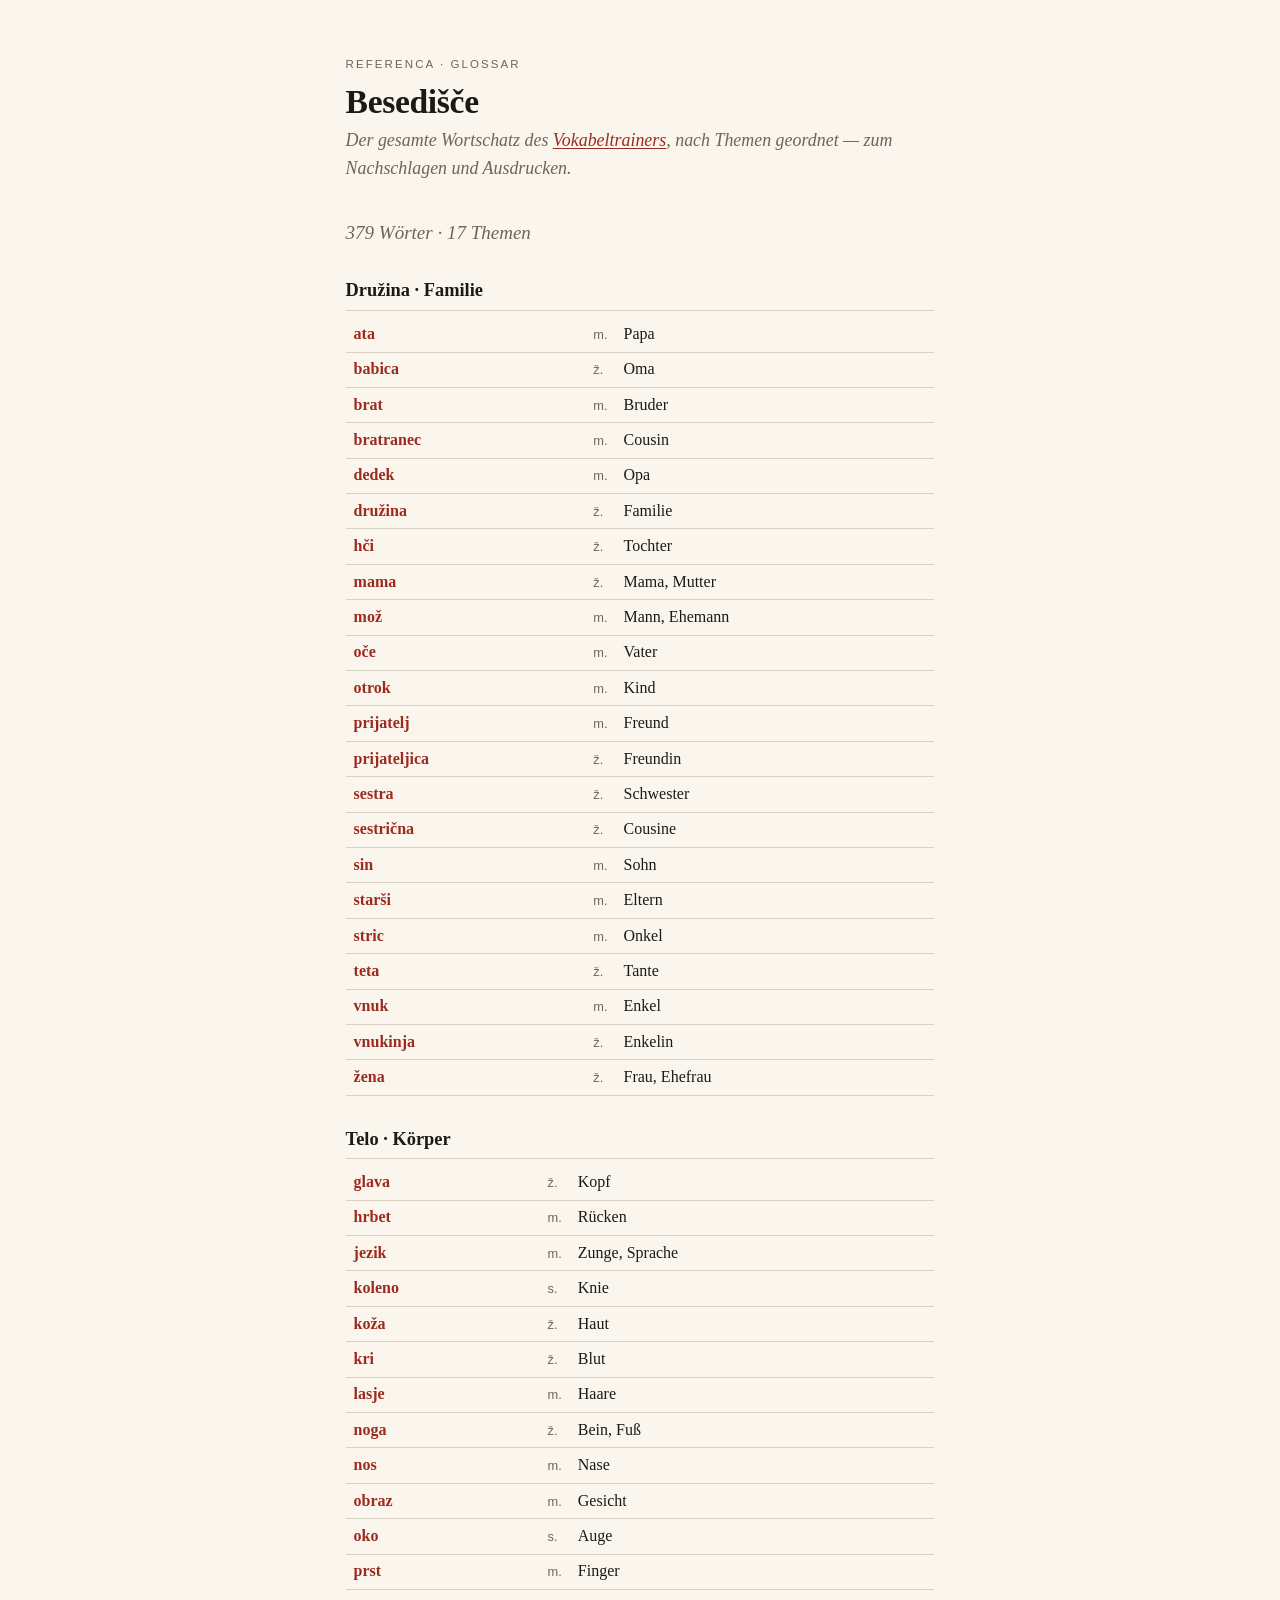
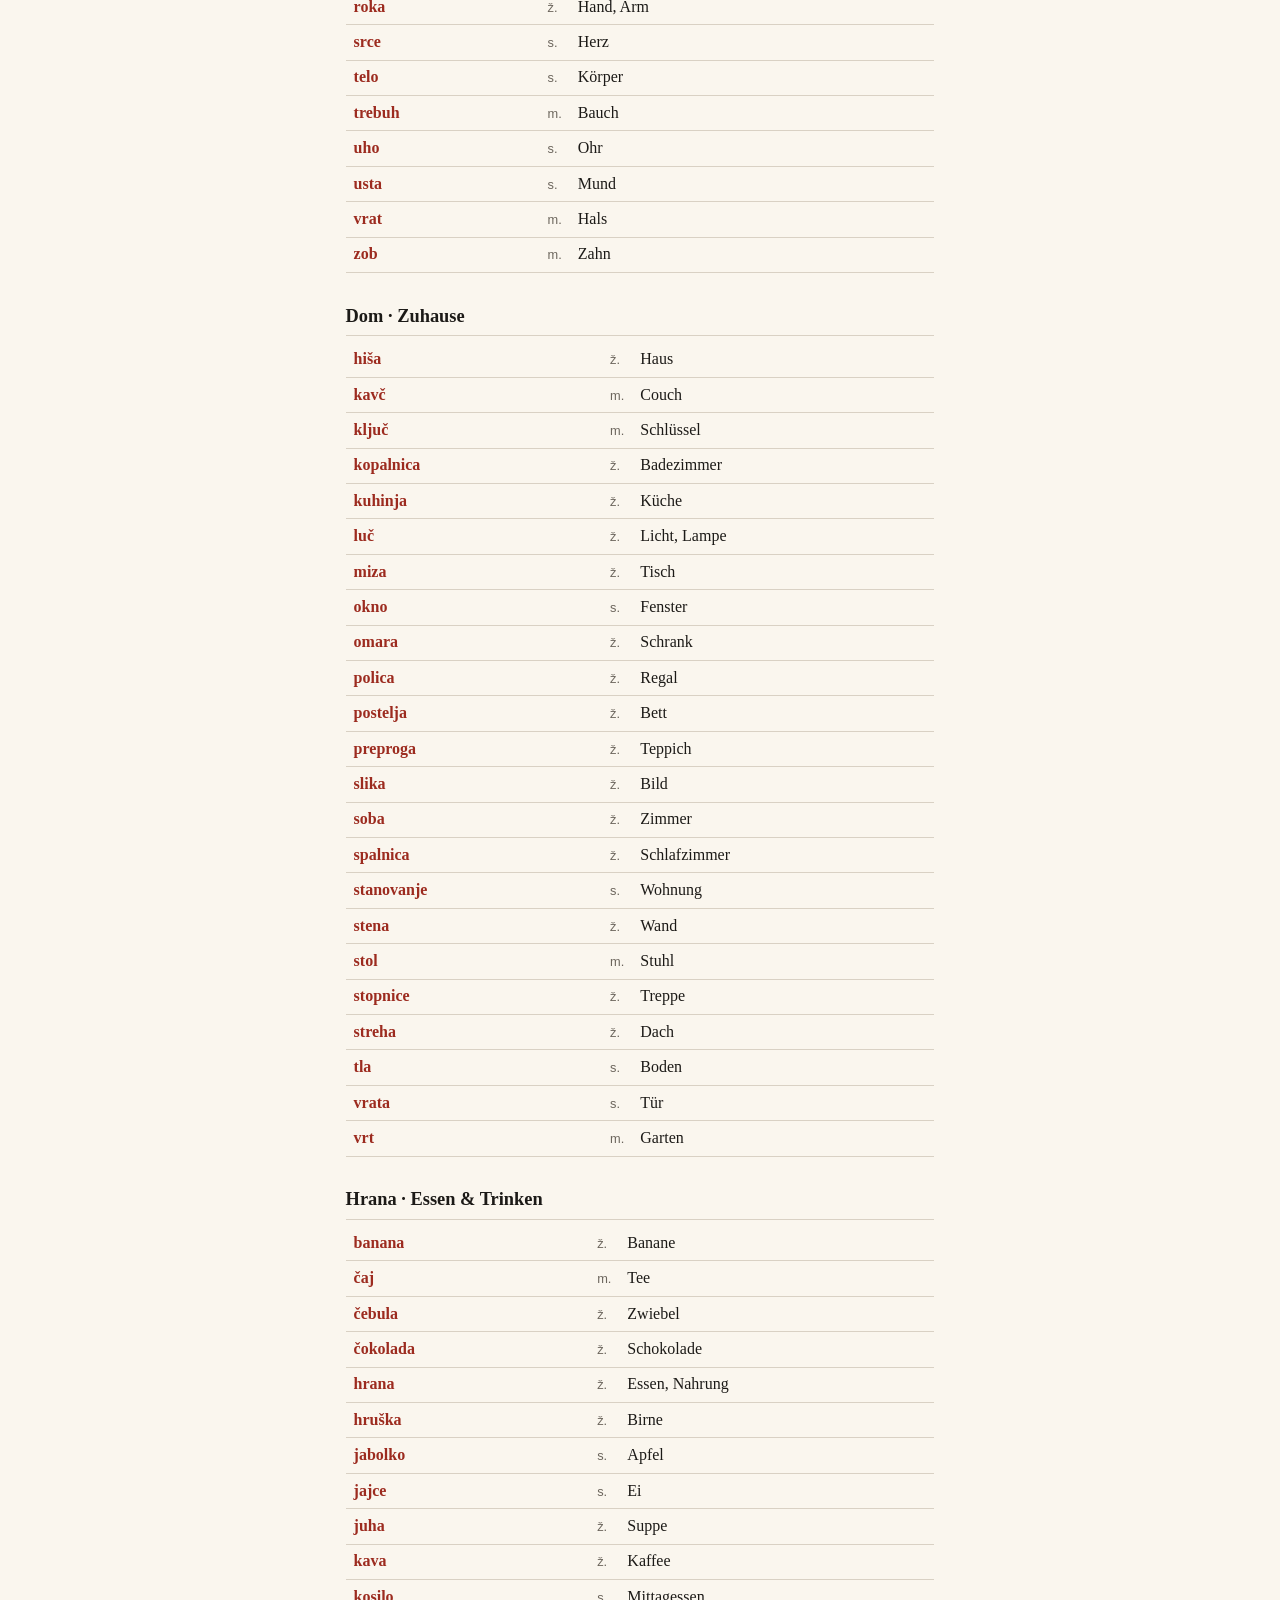
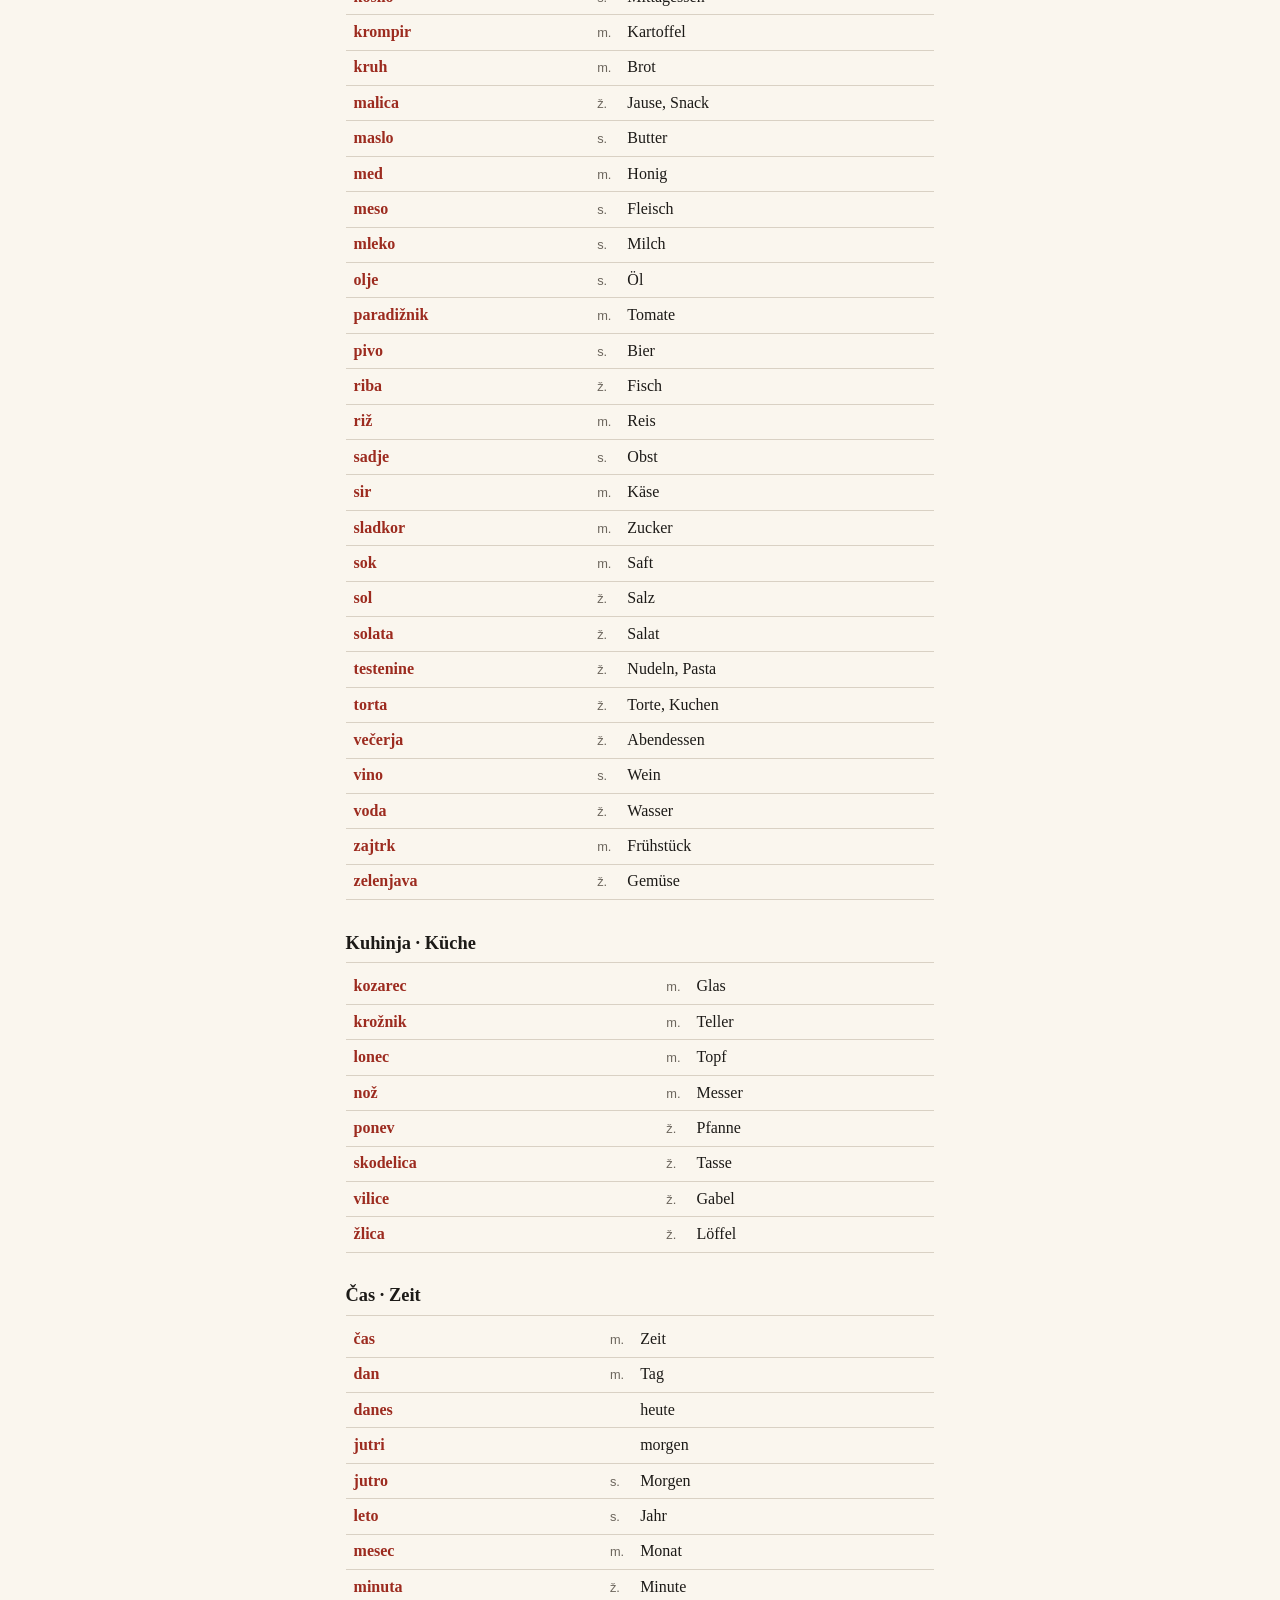
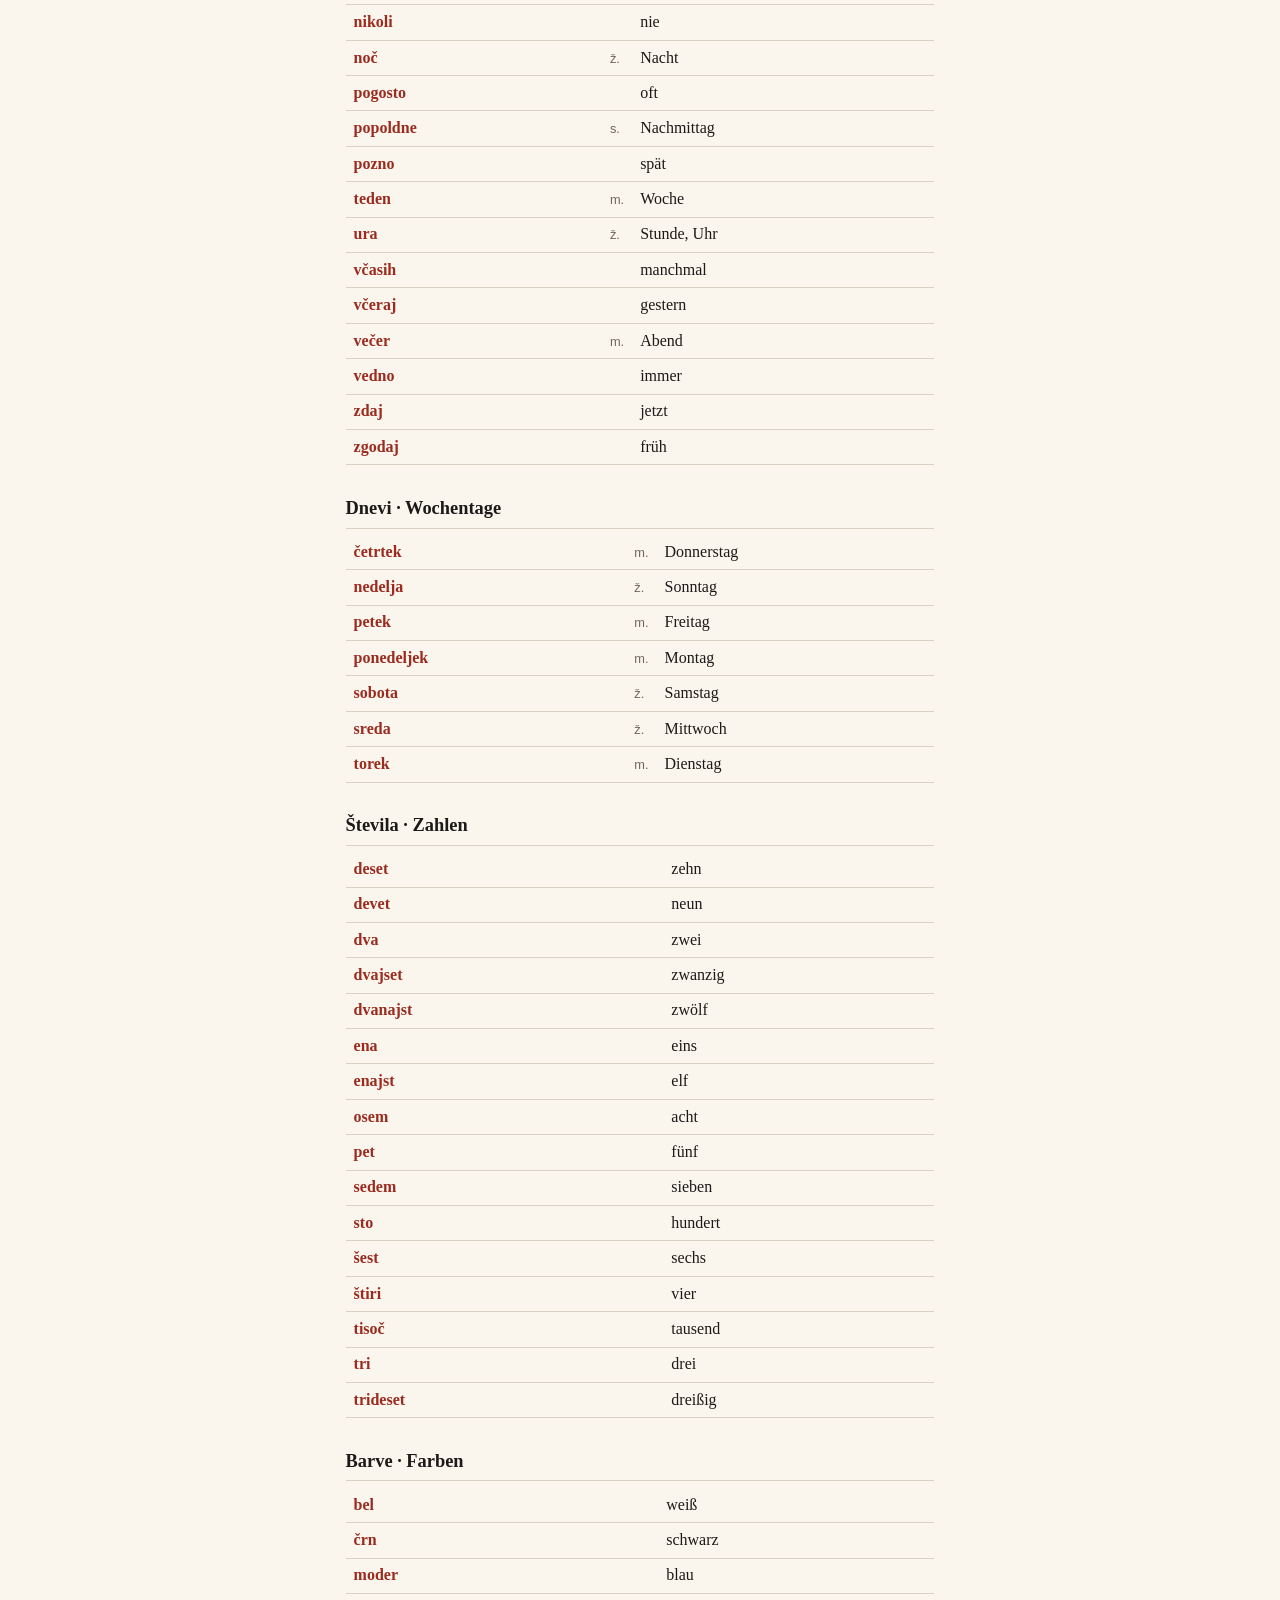
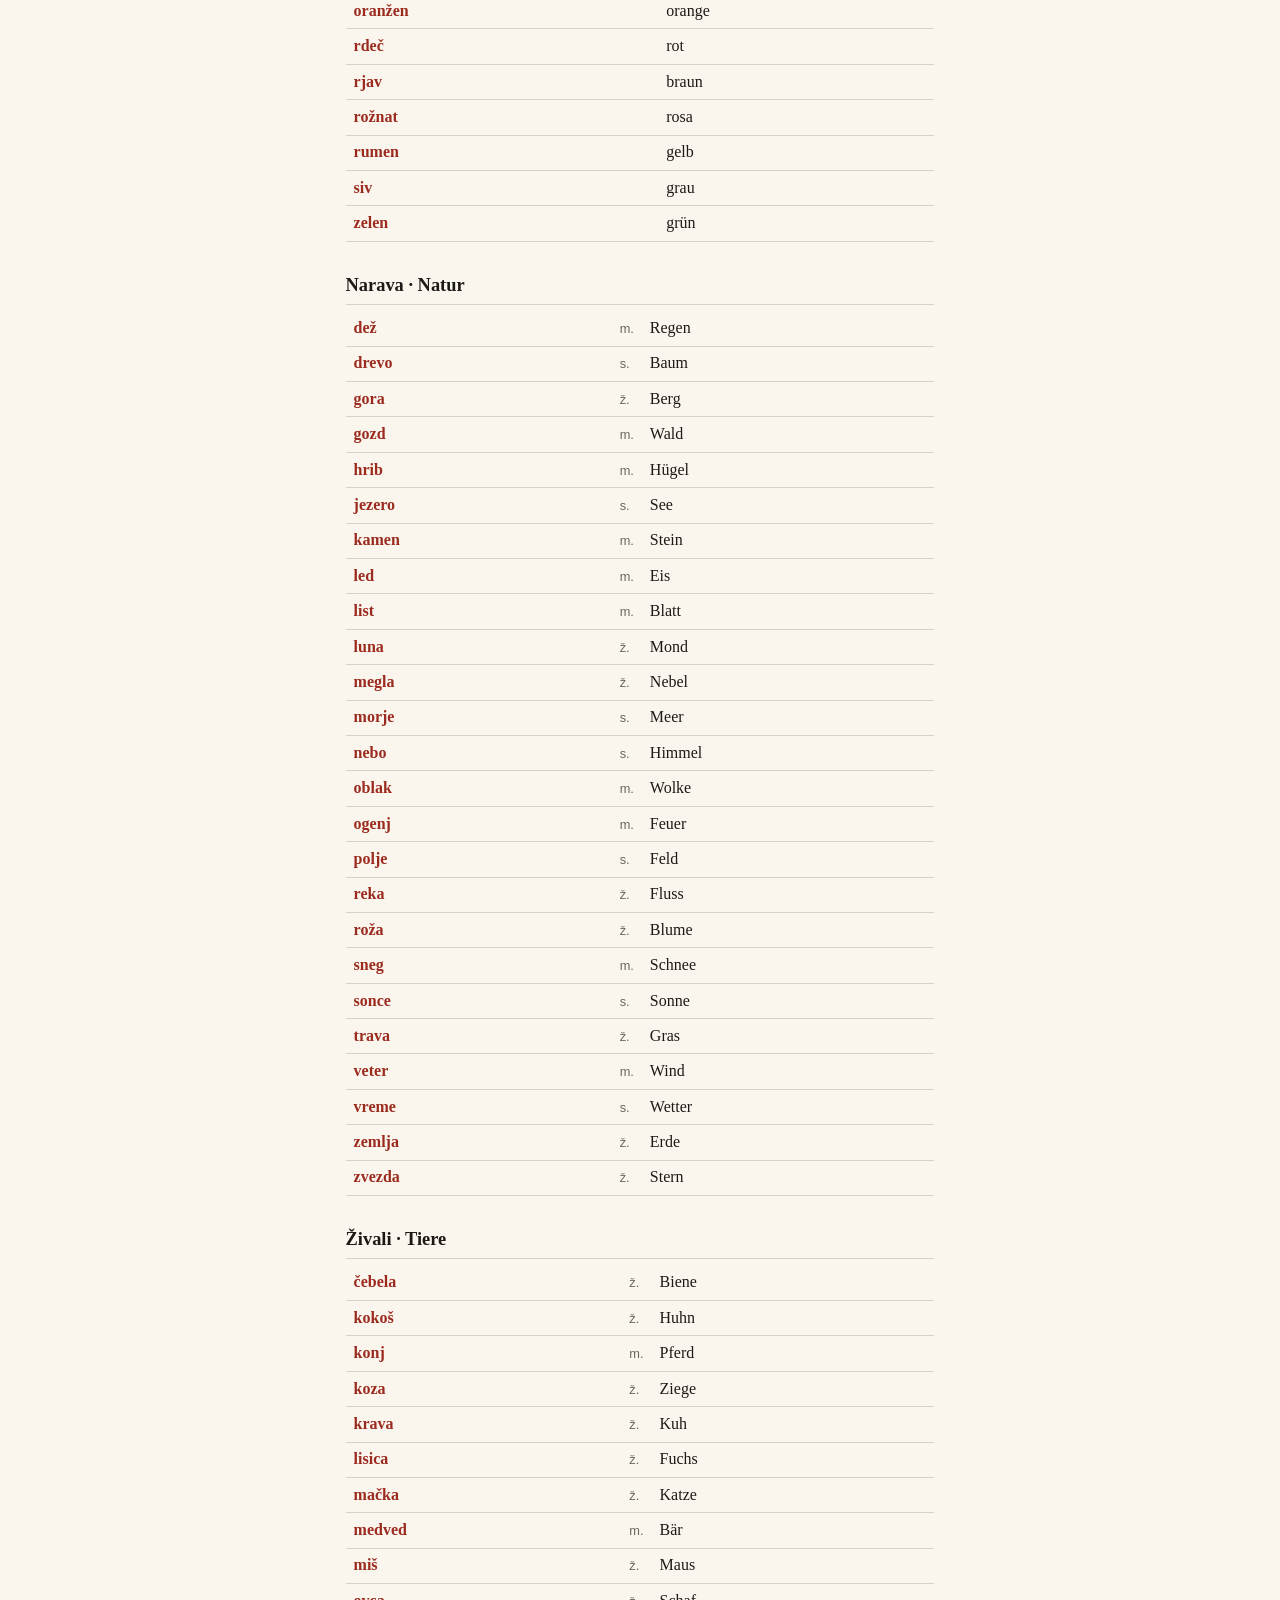
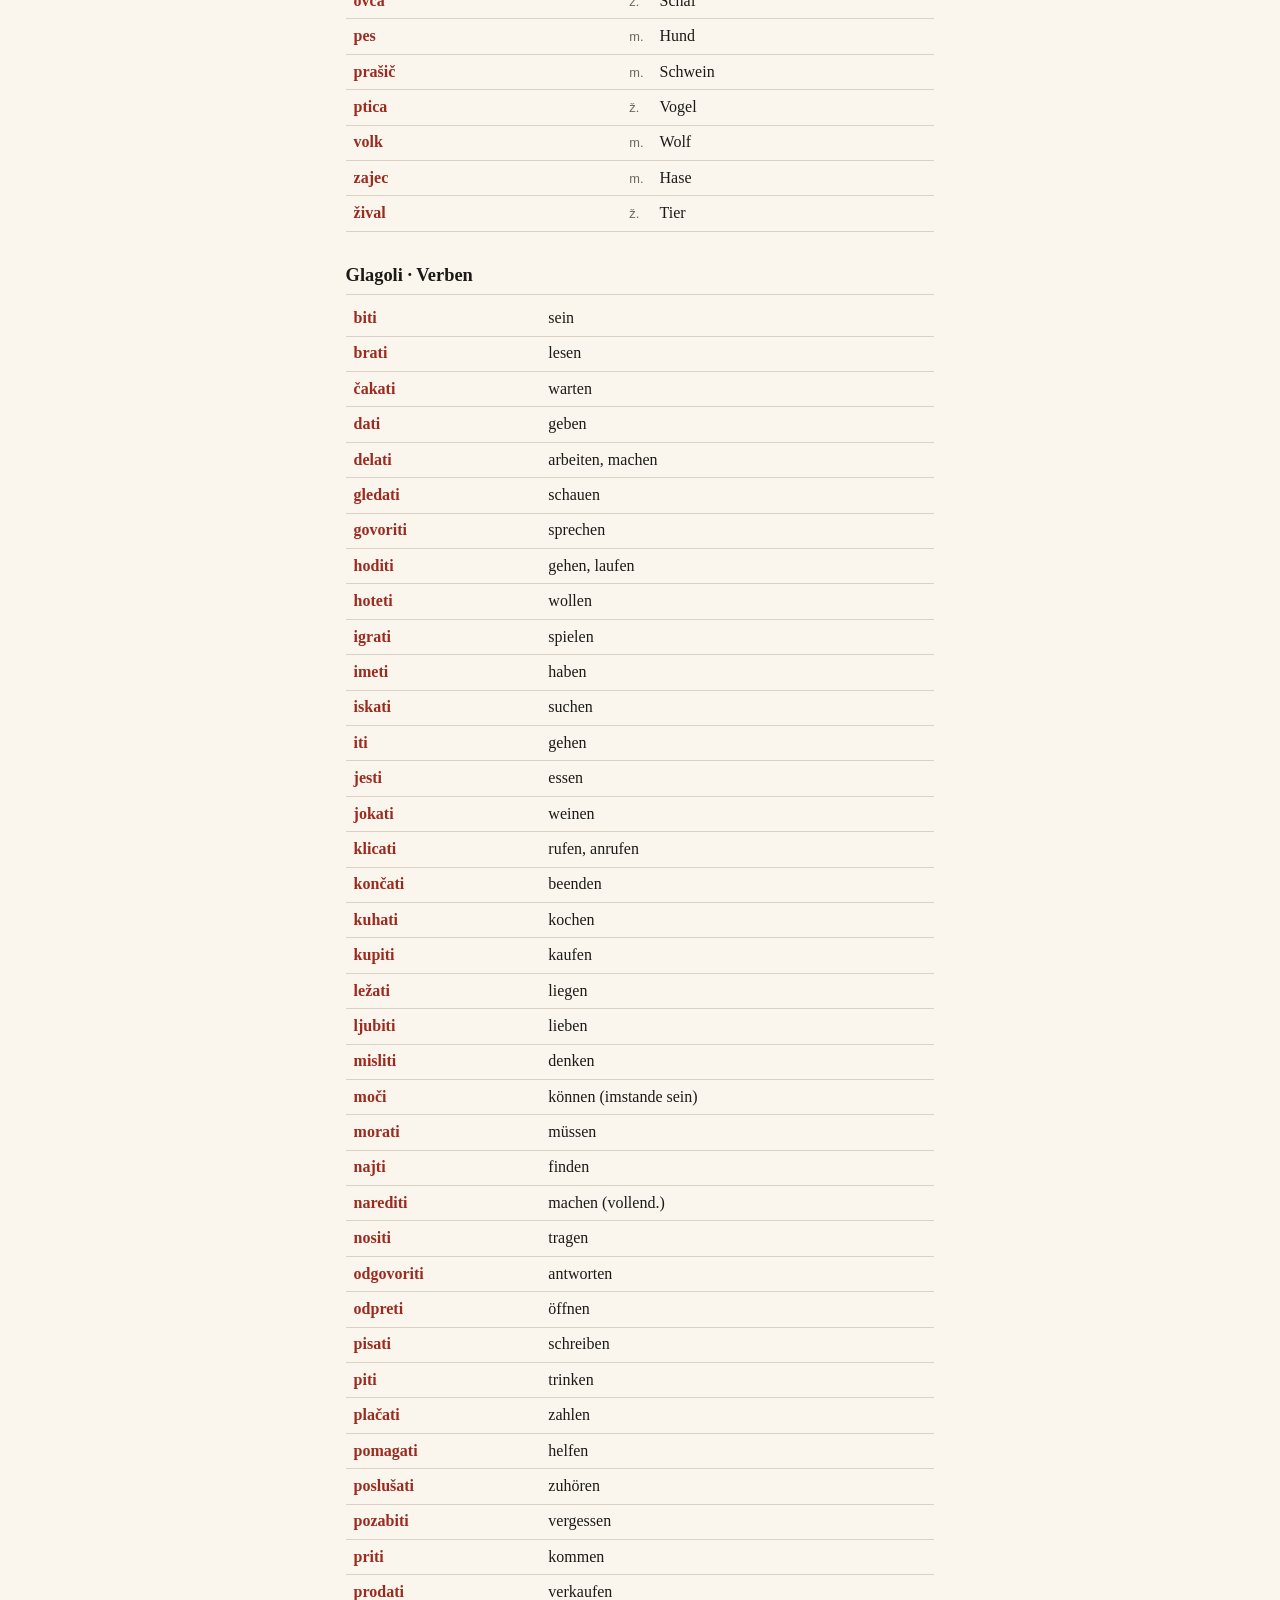
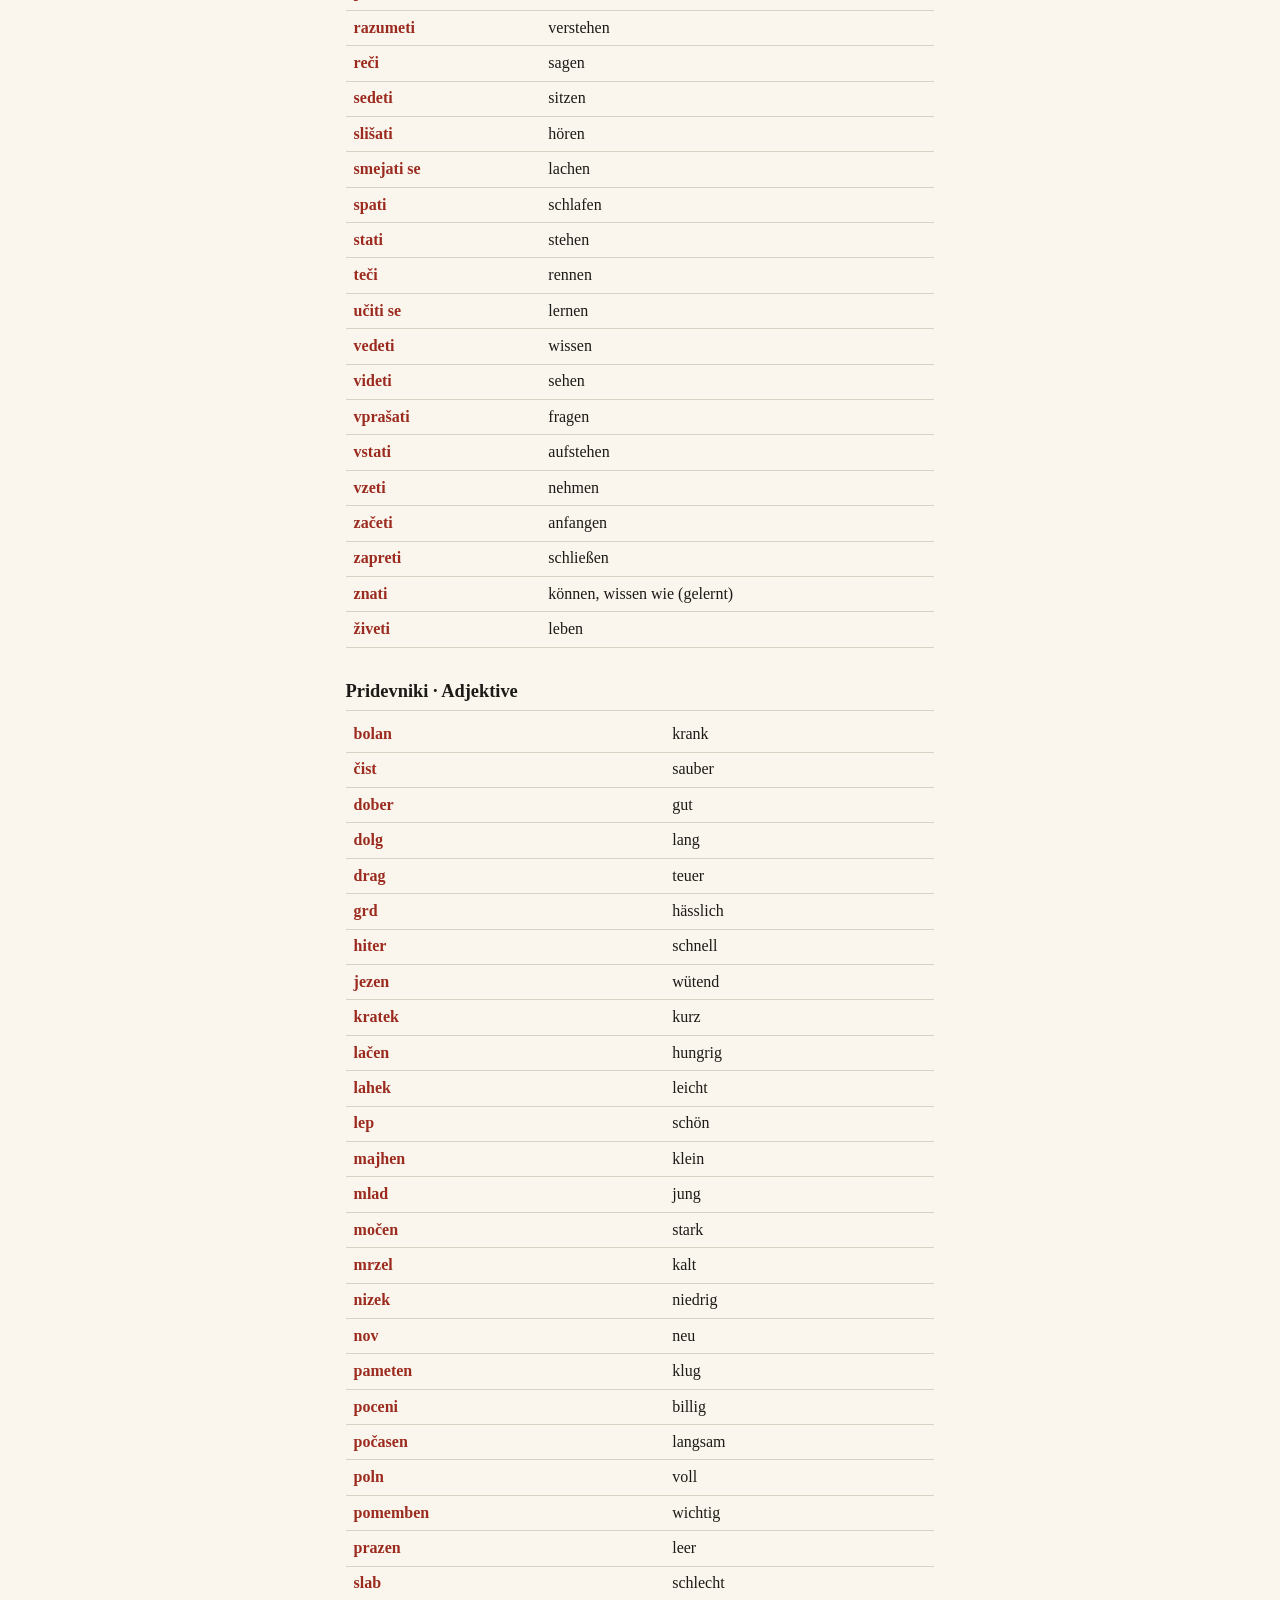
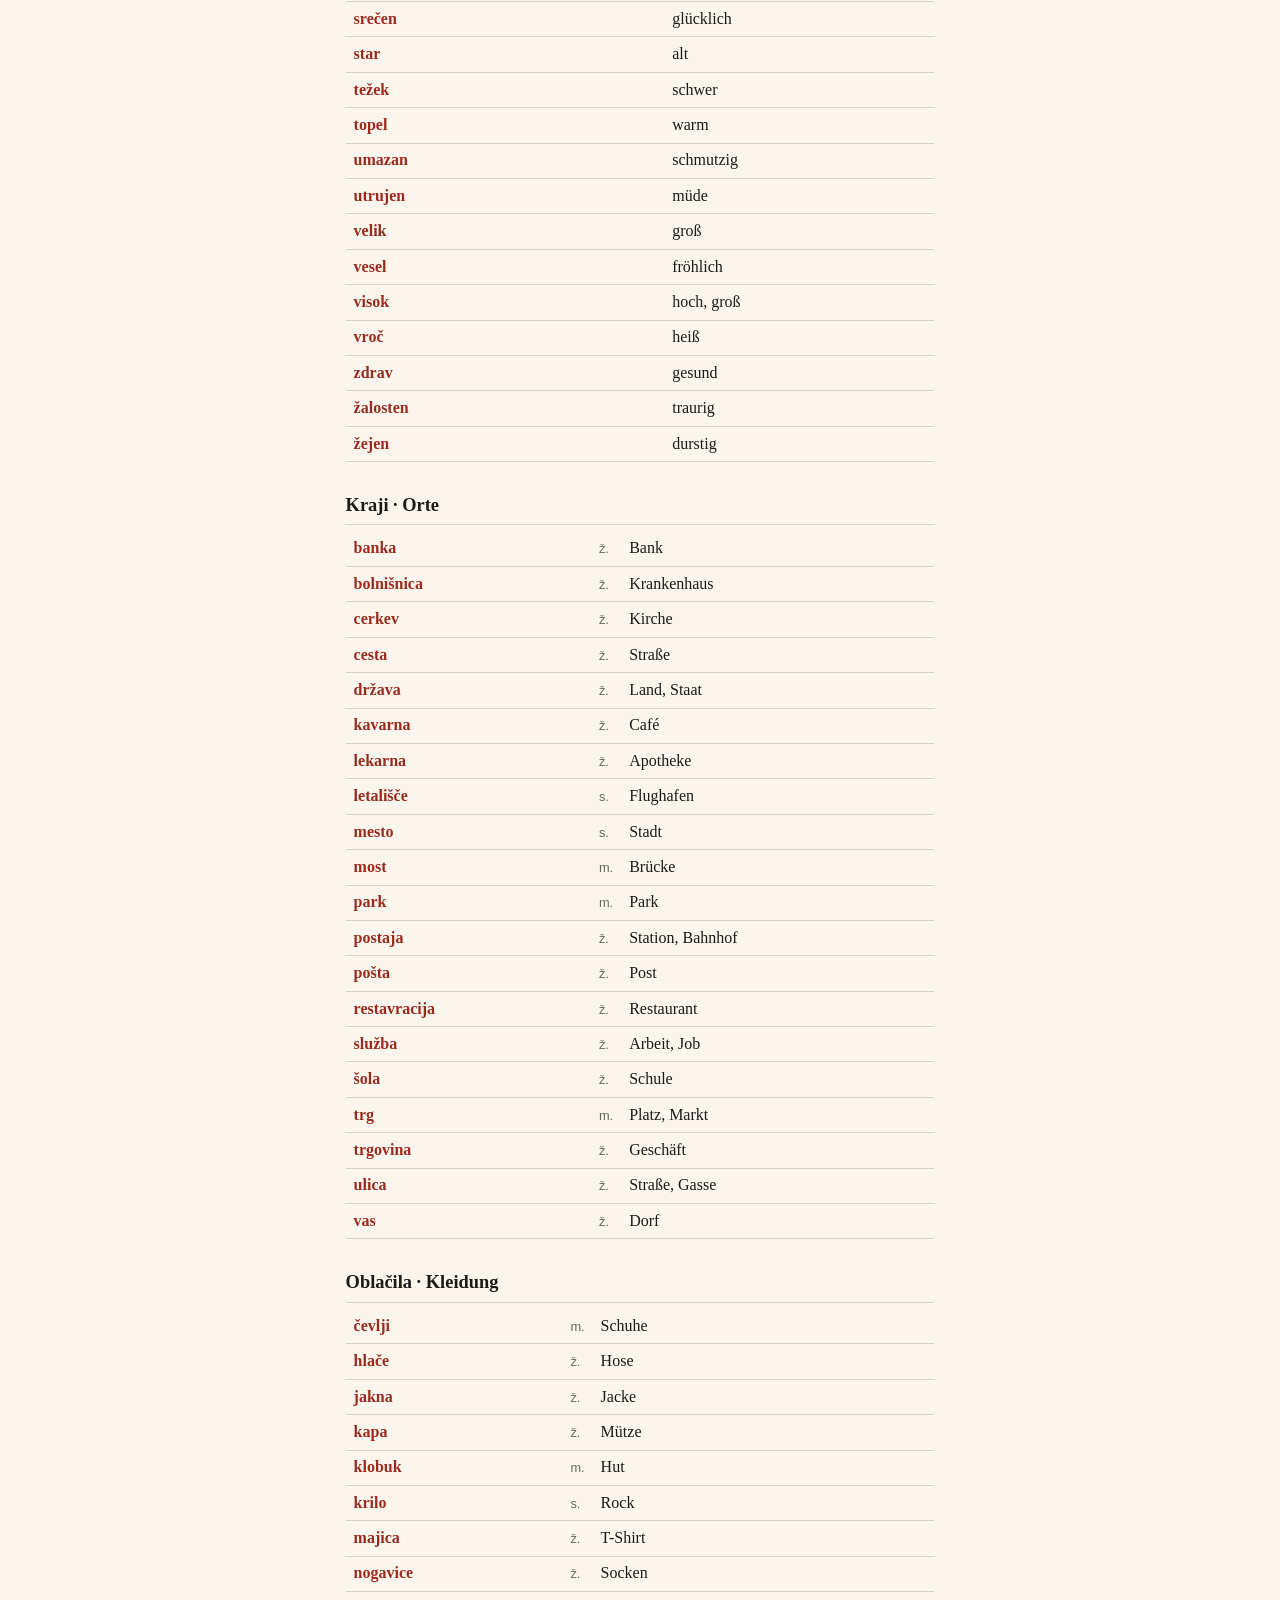
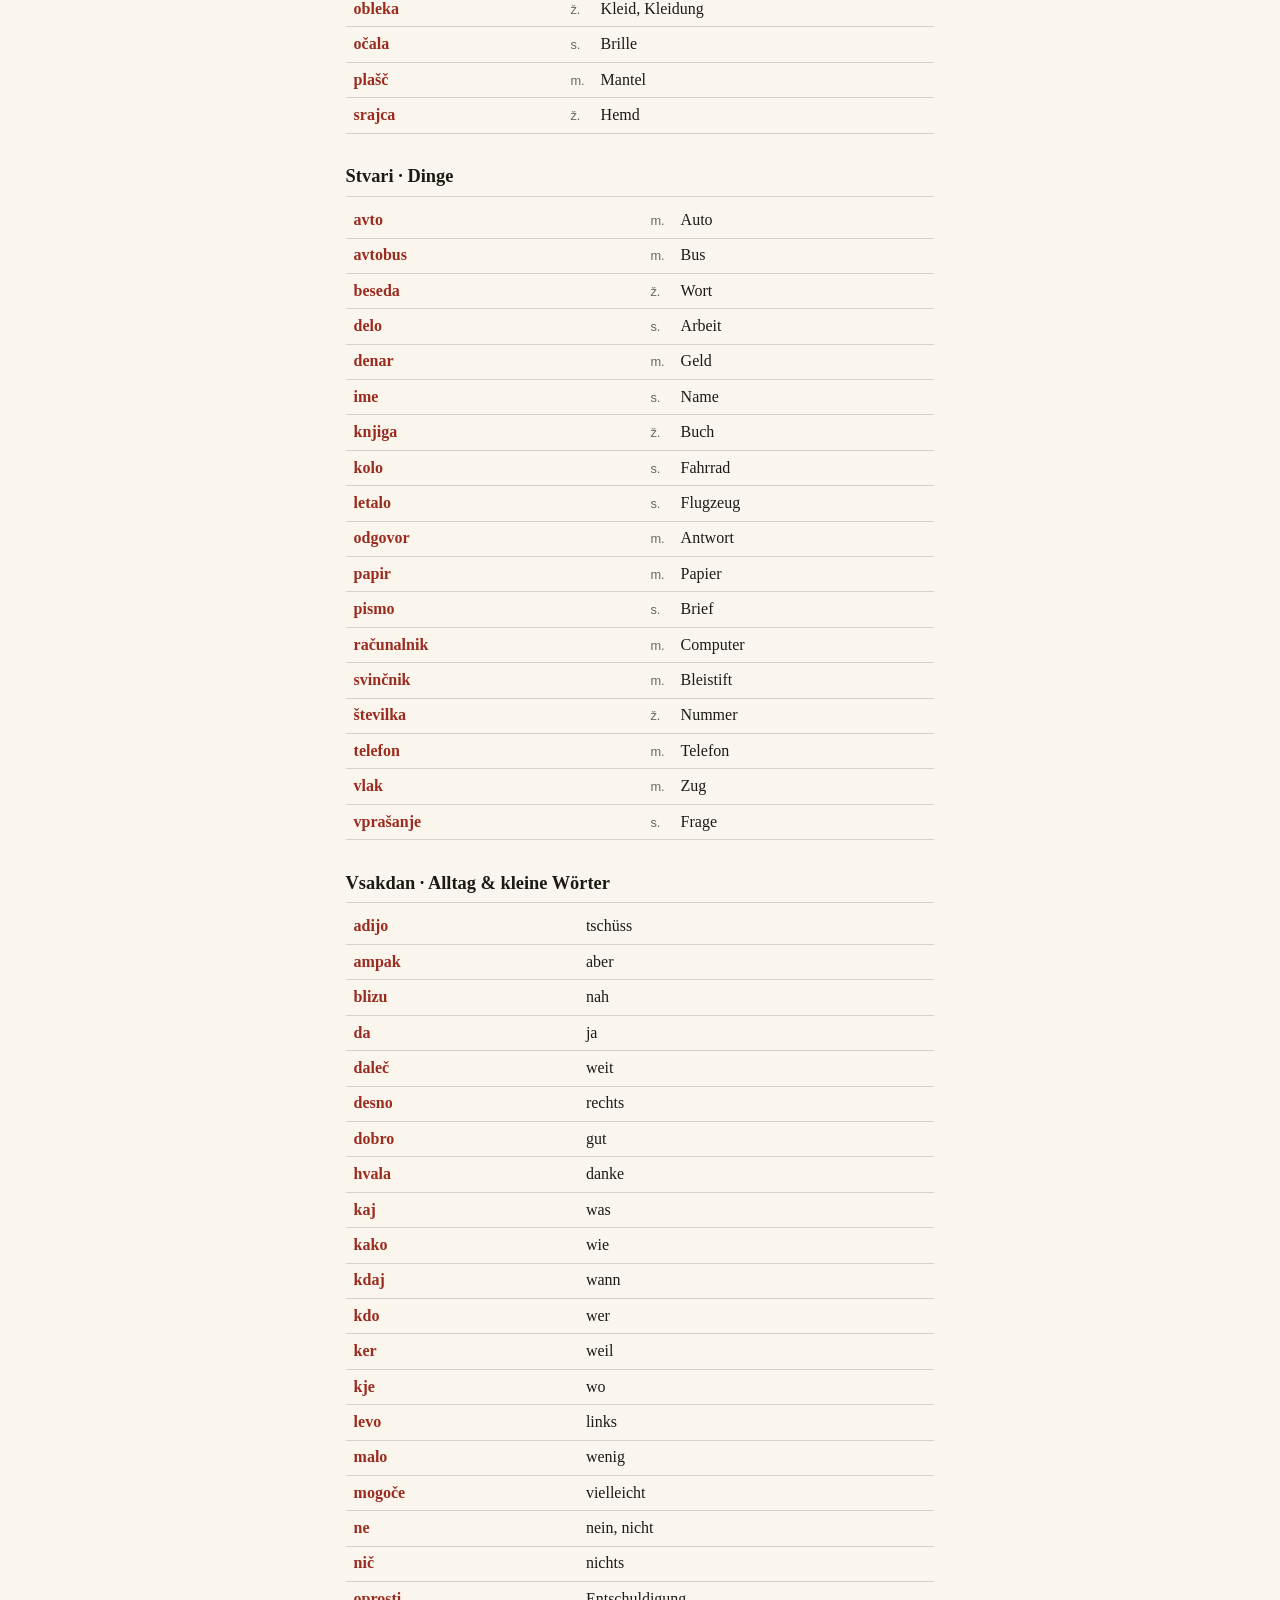
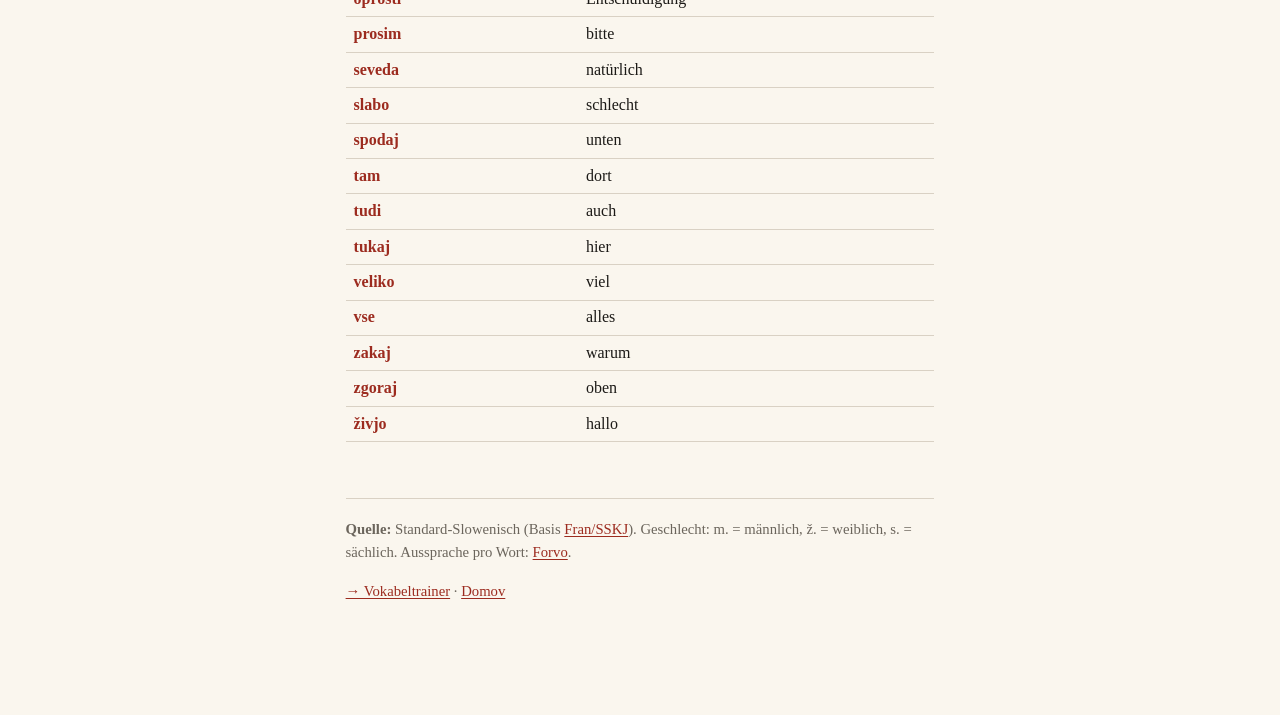
<file: reference/0004-besedisce.html>
<!DOCTYPE html>
<html lang="de">
<head>
<meta charset="utf-8">
<meta name="viewport" content="width=device-width, initial-scale=1">
<title>Referenca: Besedišče — Glossar</title>
<link rel="stylesheet" href="../assets/teach.css">
<style>
  .gloss-group { margin:1.8rem 0; break-inside:avoid; }
  .gloss-group h3 { border-bottom:1px solid var(--rule); padding-bottom:0.3rem; }
  table.voc { width:100%; border-collapse:collapse; font-size:0.98rem; }
  table.voc td { padding:0.3rem 0.5rem; border-bottom:1px solid var(--rule); vertical-align:baseline; }
  table.voc td.w { color:var(--accent); font-weight:600; white-space:nowrap; }
  table.voc td.g { font-family:var(--sans); font-size:0.8rem; color:var(--muted); width:1.6rem; }
  @media (min-width:34rem){ table.voc { font-size:1rem; } }
</style>
</head>
<body>
<p class="eyebrow">Referenca · Glossar</p>
<h1>Besedišče</h1>
<p class="lede">Der gesamte Wortschatz des <a href="../vocab.html">Vokabeltrainers</a>, nach Themen geordnet — zum Nachschlagen und Ausdrucken.</p>
<p class="gloss" id="count"></p>

<div id="groups"></div>

<div class="footer">
<p><strong>Quelle:</strong> Standard-Slowenisch (Basis <a href="https://fran.si/">Fran/SSKJ</a>). Geschlecht: m. = männlich, ž. = weiblich, s. = sächlich. Aussprache pro Wort: <a href="https://forvo.com/languages/sl/">Forvo</a>.</p>
<p><a href="../vocab.html">→ Vokabeltrainer</a> · <a href="../index.html">Domov</a></p>
</div>

<script src="../assets/vocab-data.js"></script>
<script>
  document.getElementById("count").textContent = VOCAB.length + " Wörter · " + Object.keys(THEMES).length + " Themen";
  const groups = document.getElementById("groups");
  for (const key in THEMES) {
    const words = VOCAB.filter((w) => w.t === key).sort((a, b) => a.sl.localeCompare(b.sl, "sl"));
    if (!words.length) continue;
    const div = document.createElement("div");
    div.className = "gloss-group";
    let rows = words.map((w) =>
      `<tr><td class="w">${w.sl}</td><td class="g">${w.g ? w.g + "." : ""}</td><td>${w.de}</td></tr>`
    ).join("");
    div.innerHTML = `<h3>${THEMES[key]}</h3><table class="voc">${rows}</table>`;
    groups.appendChild(div);
  }
</script>
</body>
</html>
</file>
<file: assets/teach.css>
/* teach.css — shared stylesheet for all Slowenisch lessons & references.
   Editorial / Tufte-inspired. Warm paper, generous measure, prints cleanly. */

:root {
  --paper: #faf6ee;
  --ink: #1c1a17;
  --muted: #6b655c;
  --rule: #d9d1c4;
  --accent: #9c2b1f;      /* slovenska rdeča — for Slovenian text & emphasis */
  --accent-soft: #f0e3df;
  --good: #2f6b3a;
  --good-soft: #e3efe5;
  --sans: "Helvetica Neue", Arial, sans-serif;
  --serif: "Iowan Old Style", "Palatino Linotype", Palatino, Georgia, serif;
}

* { box-sizing: border-box; }

body {
  background: var(--paper);
  color: var(--ink);
  font-family: var(--serif);
  font-size: 19px;
  line-height: 1.55;
  max-width: 40rem;
  margin: 0 auto;
  padding: 3.5rem 1.6rem 6rem;
  text-rendering: optimizeLegibility;
  -webkit-font-smoothing: antialiased;
}

/* — Kopf — */
.eyebrow {
  font-family: var(--sans);
  font-size: 0.72rem;
  letter-spacing: 0.18em;
  text-transform: uppercase;
  color: var(--muted);
  margin: 0 0 0.6rem;
}
h1 {
  font-size: 2.1rem;
  line-height: 1.12;
  font-weight: 600;
  margin: 0 0 0.4rem;
  letter-spacing: -0.01em;
}
.lede {
  font-size: 1.12rem;
  color: var(--muted);
  font-style: italic;
  margin: 0 0 2.2rem;
}
h2 {
  font-family: var(--sans);
  font-size: 0.86rem;
  letter-spacing: 0.1em;
  text-transform: uppercase;
  font-weight: 700;
  margin: 2.8rem 0 0.9rem;
  padding-bottom: 0.35rem;
  border-bottom: 1px solid var(--rule);
}
h3 { font-size: 1.15rem; font-weight: 600; margin: 1.8rem 0 0.4rem; }
p { margin: 0 0 1rem; }
a { color: var(--accent); text-underline-offset: 2px; }

/* — Slowenisch hervorheben — */
.sl { color: var(--accent); font-weight: 600; font-style: normal; }
.ipa { font-family: var(--sans); color: var(--muted); font-size: 0.92em; }
.gloss { color: var(--muted); font-style: italic; }

/* — Regel-/Merkkarten — */
.card {
  background: #fff;
  border: 1px solid var(--rule);
  border-radius: 6px;
  padding: 1.1rem 1.3rem;
  margin: 1.2rem 0;
}
.card.rule { border-left: 4px solid var(--accent); }
.card .tag {
  font-family: var(--sans);
  font-size: 0.7rem;
  letter-spacing: 0.12em;
  text-transform: uppercase;
  color: var(--accent);
  display: block;
  margin-bottom: 0.4rem;
}

/* — Wort-Paar-Tabelle (geschrieben → gesprochen) — */
table.sound { width: 100%; border-collapse: collapse; margin: 1.2rem 0; font-size: 1rem; }
table.sound th {
  font-family: var(--sans); font-size: 0.7rem; letter-spacing: 0.1em;
  text-transform: uppercase; color: var(--muted); text-align: left;
  padding: 0.3rem 0.6rem; border-bottom: 1px solid var(--rule);
}
table.sound td { padding: 0.5rem 0.6rem; border-bottom: 1px solid var(--rule); vertical-align: baseline; }
table.sound td:first-child { font-weight: 600; color: var(--accent); }

/* — Quiz (siehe quiz.js) — */
.quiz { margin: 1.4rem 0; }
.quiz .q {
  background: #fff; border: 1px solid var(--rule); border-radius: 6px;
  padding: 1.1rem 1.3rem; margin: 0.9rem 0;
}
.quiz .prompt { font-weight: 600; margin-bottom: 0.8rem; }
.quiz .opts { display: flex; flex-direction: column; gap: 0.5rem; }
.quiz button.opt {
  font-family: var(--serif); font-size: 1rem; text-align: left;
  background: var(--paper); border: 1px solid var(--rule); border-radius: 5px;
  padding: 0.55rem 0.8rem; cursor: pointer; transition: background 0.12s, border-color 0.12s;
}
.quiz button.opt:hover { border-color: var(--accent); }
.quiz button.opt.correct { background: var(--good-soft); border-color: var(--good); color: var(--good); }
.quiz button.opt.wrong   { background: var(--accent-soft); border-color: var(--accent); color: var(--accent); }
.quiz .fb { font-size: 0.95rem; margin-top: 0.7rem; min-height: 1.2em; color: var(--muted); }
.quiz .fb.show { color: var(--ink); }

/* — Flip-Karten (Selbsttest: erst denken, dann aufdecken) — */
.flip {
  display: inline-block; background: #fff; border: 1px solid var(--rule);
  border-radius: 6px; padding: 0.5rem 0.9rem; margin: 0.3rem 0.3rem 0.3rem 0;
  cursor: pointer; user-select: none;
}
.flip .back { display: none; color: var(--accent); font-weight: 600; }
.flip.open .front { display: none; }
.flip.open .back { display: inline; }

/* — Dialog (Sprech-Lektionen) — */
.dlg { background: #fff; border: 1px solid var(--rule); border-radius: 6px; padding: 0.4rem 1.1rem; margin: 1.2rem 0; }
.dlg .turn { padding: 0.7rem 0; border-bottom: 1px solid var(--rule); }
.dlg .turn:last-child { border-bottom: 0; }
.dlg .who { font-family: var(--sans); font-size: 0.68rem; letter-spacing: 0.12em; text-transform: uppercase; color: var(--muted); }
.dlg .line { font-size: 1.18rem; color: var(--accent); font-weight: 600; margin: 0.15rem 0; }
.dlg .de { font-size: 0.95rem; color: var(--muted); font-style: italic; }
.dlg .say { font-family: var(--sans); font-size: 0.85rem; color: var(--ink); }

/* — Konjugations-/Grammatik-Tabelle (drei Zeiten) — */
table.conj { width: 100%; border-collapse: collapse; margin: 1.2rem 0; font-size: 1rem; }
table.conj th { font-family: var(--sans); font-size: 0.7rem; letter-spacing: 0.1em;
  text-transform: uppercase; color: var(--muted); text-align: left;
  padding: 0.3rem 0.6rem; border-bottom: 1px solid var(--rule); }
table.conj td { padding: 0.45rem 0.6rem; border-bottom: 1px solid var(--rule); }
table.conj td.sl { color: var(--accent); font-weight: 600; }

/* — Fußzeile / Quellen — */
.footer { margin-top: 3.5rem; padding-top: 1.2rem; border-top: 1px solid var(--rule);
  font-size: 0.92rem; color: var(--muted); }
.footer a { color: var(--accent); }
.ask { background: var(--accent-soft); border-radius: 6px; padding: 0.9rem 1.1rem;
  font-size: 0.95rem; margin-top: 1.6rem; }

@media print {
  body { background: #fff; max-width: 100%; font-size: 12pt; padding: 1cm; }
  .quiz button.opt, .flip { border: 1px solid #999; }
  .flip .back { display: inline; }
  .flip .front { display: none; }
  a { color: var(--ink); text-decoration: none; }
}
</file>
